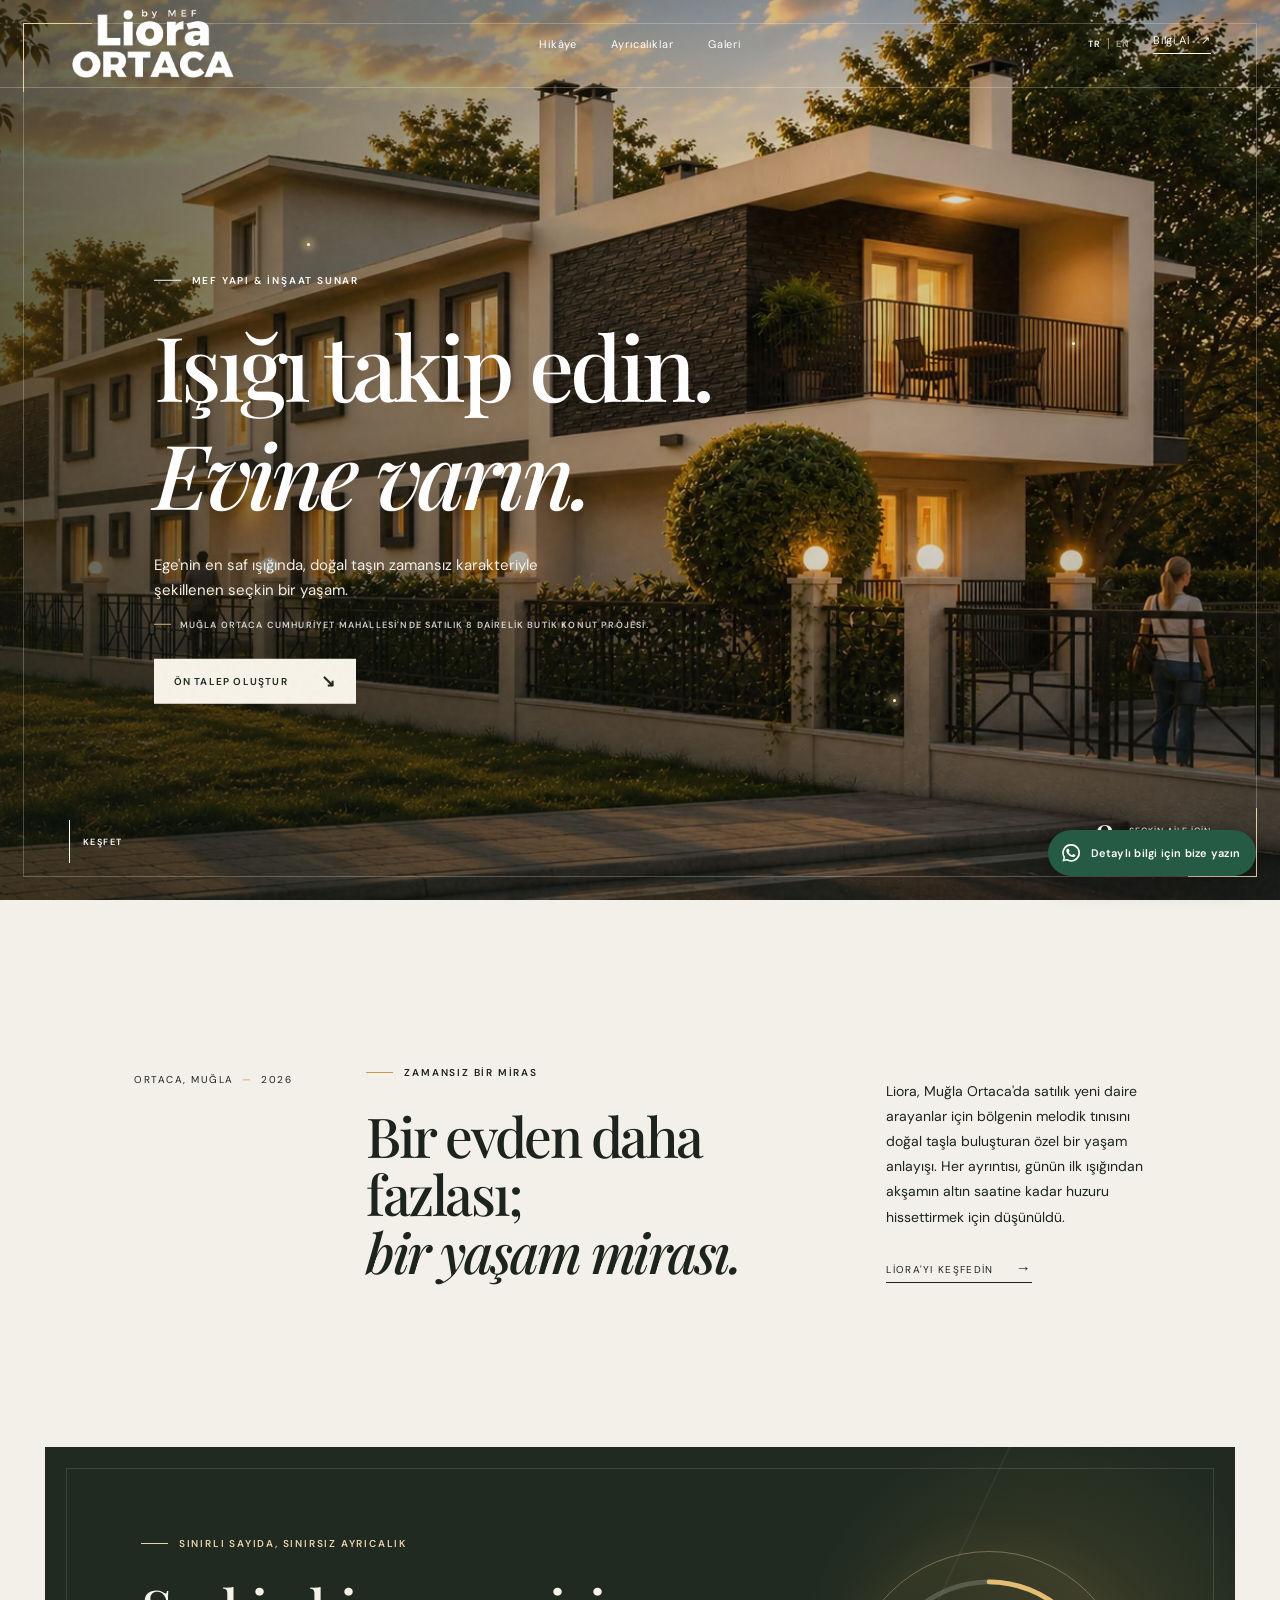
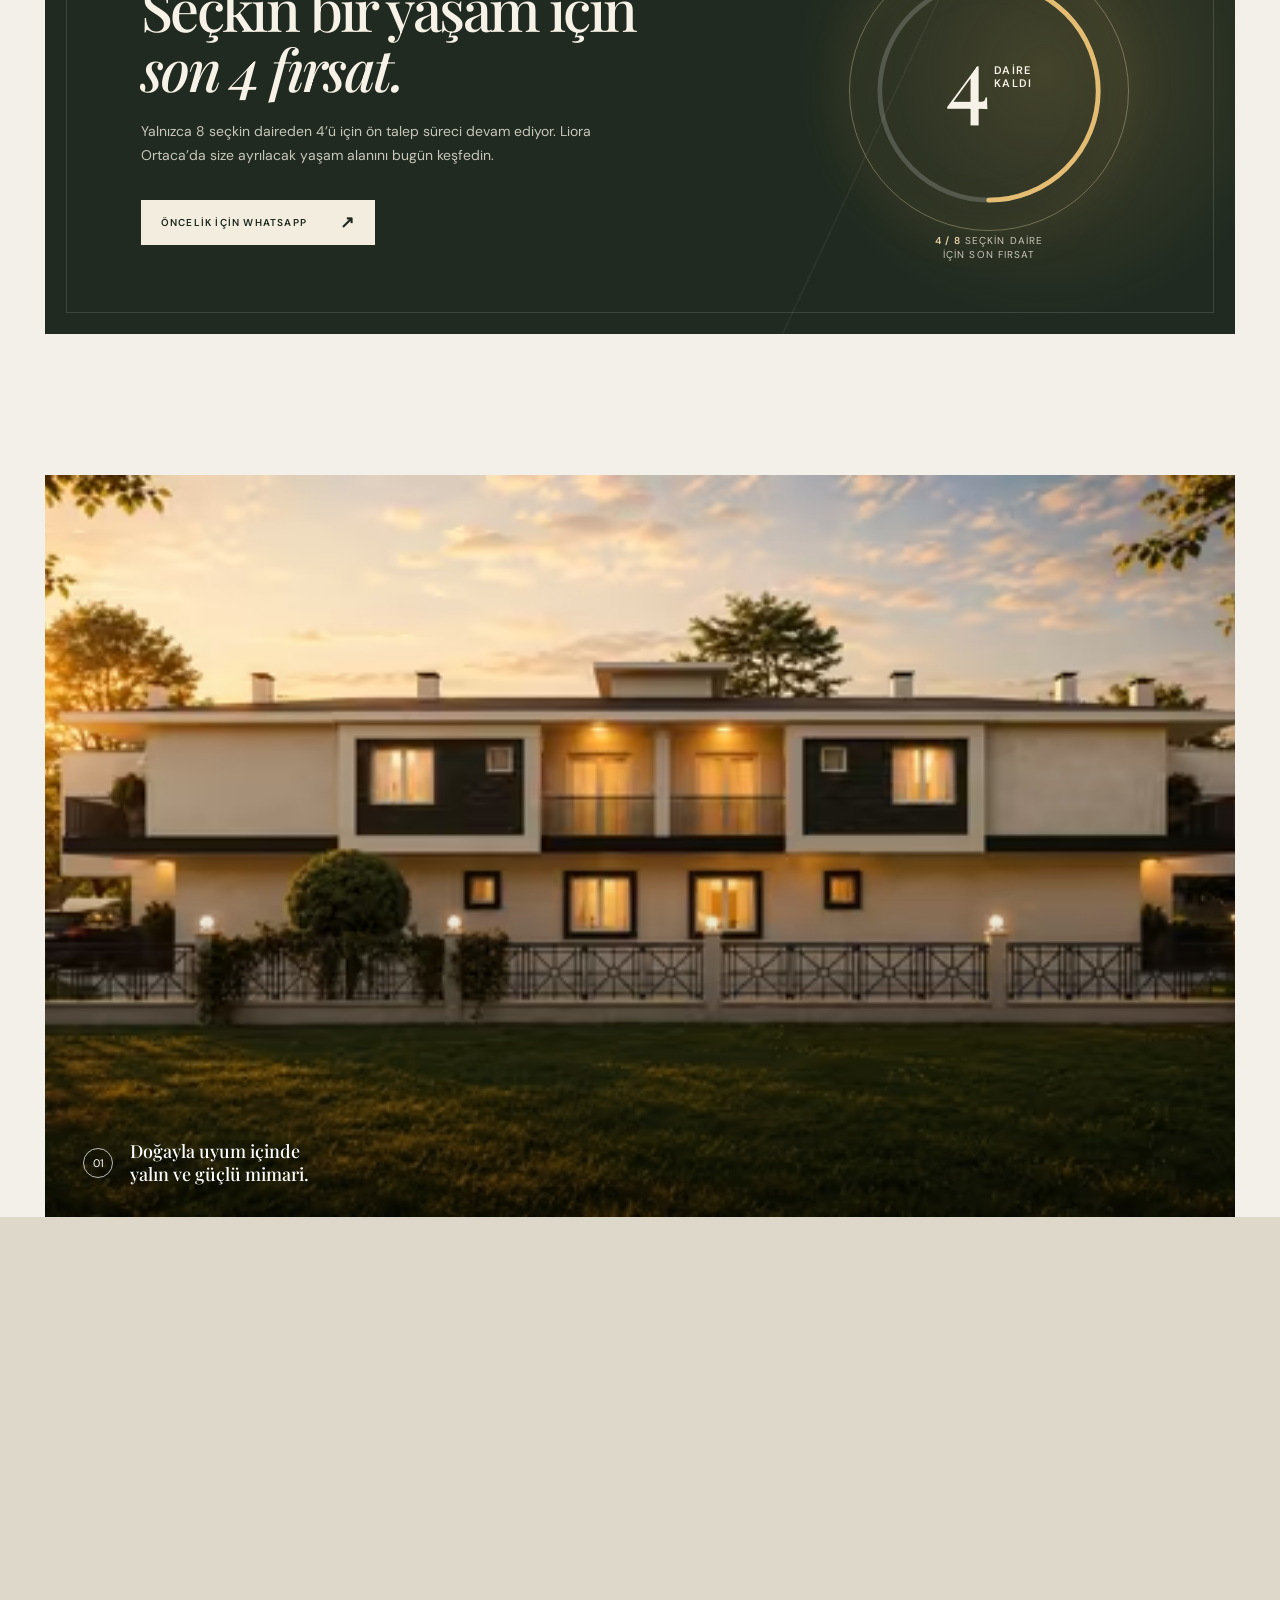
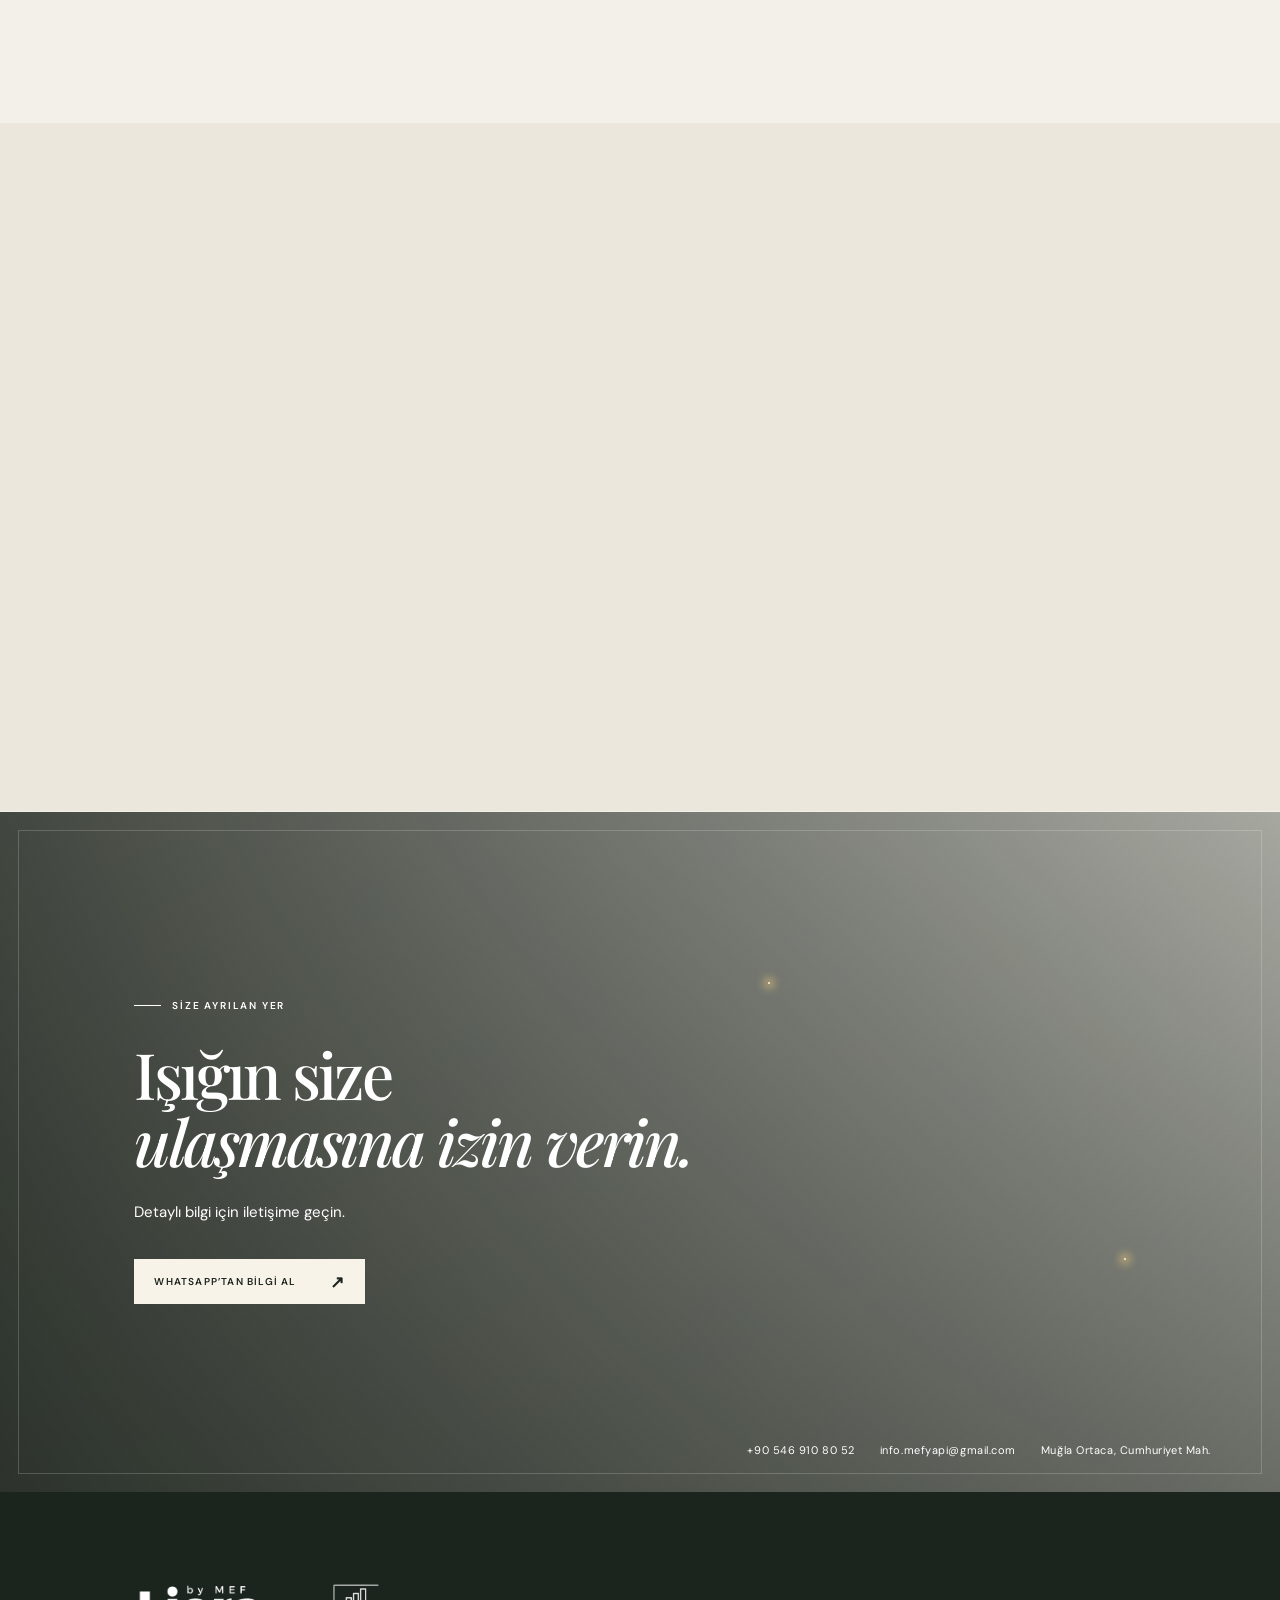
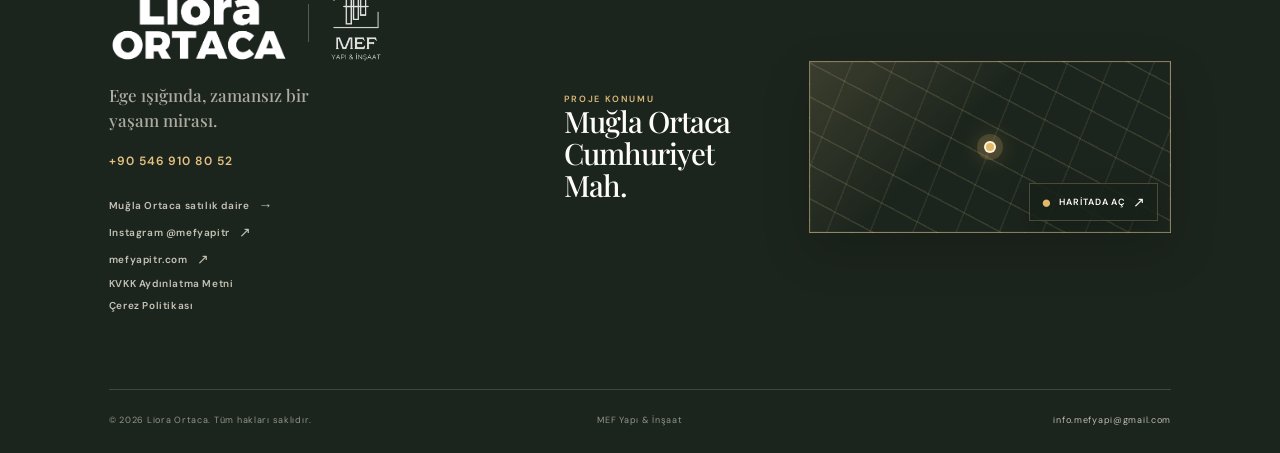
<file: index.html>
<!doctype html>
<html lang="tr">
  <head>
    <meta charset="UTF-8" />
    <meta name="viewport" content="width=device-width, initial-scale=1.0" />
    <meta name="theme-color" content="#1b2118" />
    <meta name="description" id="metaDescription" content="Muğla Ortaca Cumhuriyet Mahallesi'nde MEF Yapı imzası taşıyan 8 dairelik Liora Ortaca'yı keşfedin. Kalan 4 daire için güncel bilgi alın." />
    <meta name="keywords" content="Liora Ortaca, MEF Yapı Liora Ortaca, Muğla Ortaca satılık daire, Ortaca yeni daire, Cumhuriyet Mahallesi satılık daire, Muğla butik konut projesi" />
    <meta name="author" content="MEF Yapı & İnşaat" />
    <meta name="robots" id="robotsMeta" content="index,follow,max-image-preview:large,max-snippet:-1,max-video-preview:-1" />
    <meta name="googlebot" id="googlebotMeta" content="index,follow,max-image-preview:large,max-snippet:-1,max-video-preview:-1" />
    <meta name="format-detection" content="telephone=no" />
    <meta name="geo.region" content="TR-48" />
    <meta name="geo.placename" content="Ortaca, Muğla" />
    <title>Liora Ortaca | Zamansız Bir Miras</title>
    <link rel="canonical" href="https://www.lioraortaca.com/" />
    <link rel="alternate" hreflang="tr" href="https://www.lioraortaca.com/" />
    <link rel="alternate" hreflang="en" href="https://www.lioraortaca.com/en" />
    <link rel="alternate" hreflang="x-default" href="https://www.lioraortaca.com/" />
    <meta property="og:type" content="website" />
    <meta property="og:site_name" content="Liora Ortaca" />
    <meta property="og:locale" id="ogLocale" content="tr_TR" />
    <meta property="og:locale:alternate" id="ogLocaleAlternate" content="en_US" />
    <meta property="og:title" id="ogTitle" content="Liora Ortaca | Zamansız Bir Miras" />
    <meta property="og:description" id="ogDescription" content="Doğal taş mimarisiyle yalnızca 8 seçkin aile için tasarlanan Liora Ortaca'da son 4 daire. Detaylı bilgi için iletişime geçin." />
    <meta property="og:image" id="ogImage" content="https://www.lioraortaca.com/assets/liora-social.jpg" />
    <meta property="og:image:width" content="1200" />
    <meta property="og:image:height" content="630" />
    <meta property="og:image:alt" id="ogImageAlt" content="Gün batımında Liora Ortaca butik konut projesi" />
    <meta property="og:url" content="https://www.lioraortaca.com/" />
    <meta name="twitter:card" content="summary_large_image" />
    <meta name="twitter:title" id="twitterTitle" content="Liora Ortaca | Zamansız Bir Miras" />
    <meta name="twitter:description" id="twitterDescription" content="Muğla Ortaca'da doğal taş mimarili, 8 dairelik seçkin yaşam projesi. Son 4 daire için bilgi alın." />
    <meta name="twitter:image" id="twitterImage" content="https://www.lioraortaca.com/assets/liora-social.jpg" />
    <meta name="twitter:image:alt" id="twitterImageAlt" content="Gün batımında Liora Ortaca butik konut projesi" />
    <link rel="icon" href="/favicon.ico" />
    <link rel="apple-touch-icon" href="/assets/apple-touch-icon.png" sizes="180x180" />
    <link rel="manifest" href="/manifest.webmanifest" />
    <script src="/site-config.js?v=20260804a1"></script>
    <script src="/analytics.js?v=20260804a1" defer></script>
    <link rel="preload" as="image" href="/assets/liora-corner-1200.avif" type="image/avif" fetchpriority="high" imagesrcset="/assets/liora-corner-480.avif 480w, /assets/liora-corner-768.avif 768w, /assets/liora-corner-1200.avif 1200w, /assets/liora-corner-1672.avif 1672w" imagesizes="100vw" />
    <link rel="stylesheet" href="/app.css?v=20260729a5" />
  </head>
  <body>
    <div class="grain" aria-hidden="true"></div>
    <header class="header" id="top">
      <a class="brand" href="#top" aria-label="Liora Ortaca ana sayfa" data-i18n-aria-label="brandAria">
        <span class="logo-lockup"><img src="/assets/liora-wordmark.png" width="871" height="394" alt="Liora Ortaca" /></span>
      </a>
      <nav class="desktop-nav" aria-label="Ana menü" data-i18n-aria-label="navAria">
        <a href="#hikaye" data-i18n="navStory">Hikâye</a>
        <a href="#ayricaliklar" data-i18n="navPrivileges">Ayrıcalıklar</a>
        <a href="#galeri" data-i18n="navGallery">Galeri</a>
      </nav>
      <div class="header-actions"><div class="language-switch" role="group" aria-label="Dil seçimi" data-i18n-aria-label="languageAria"><button class="language-button" type="button" data-language="tr" aria-pressed="true">TR</button><span></span><button class="language-button" type="button" data-language="en" aria-pressed="false">EN</button></div><a class="header-cta" href="#iletisim" data-conversion="header-info" data-i18n-html="headerCta">Bilgi Al <span>↗</span></a></div>
      <button class="menu-button" type="button" aria-label="Menüyü aç" aria-expanded="false"><i></i><i></i></button>
    </header>

    <nav class="mobile-nav" aria-label="Mobil menü" data-i18n-aria-label="mobileNavAria">
      <a href="#hikaye" data-i18n="navStory">Hikâye</a><a href="#ayricaliklar" data-i18n="navPrivileges">Ayrıcalıklar</a><a href="#galeri" data-i18n="navGallery">Galeri</a><a href="#iletisim" data-conversion="mobile-info" data-i18n="navInfo">Bilgi Al</a>
    </nav>

    <main>
      <section class="hero">
        <picture class="hero-image">
          <source type="image/avif" srcset="/assets/liora-corner-480.avif 480w, /assets/liora-corner-768.avif 768w, /assets/liora-corner-1200.avif 1200w, /assets/liora-corner-1672.avif 1672w" sizes="100vw" />
          <img src="/assets/liora-corner-1200.webp" srcset="/assets/liora-corner-480.webp 480w, /assets/liora-corner-768.webp 768w, /assets/liora-corner-1200.webp 1200w, /assets/liora-corner-1672.webp 1672w" sizes="100vw" width="1672" height="941" loading="eager" fetchpriority="high" alt="Muğla Ortaca'da gün batımında Liora Ortaca butik konut projesi" data-i18n-alt="heroImageAlt" />
        </picture>
        <div class="hero-shade"></div>
        <div class="hero-atmosphere" aria-hidden="true"><span class="hero-frame"></span><i class="glint glint-one"></i><i class="glint glint-two"></i><i class="glint glint-three"></i></div>
        <div class="hero-content">
          <p class="eyebrow light"><span></span> <b data-i18n="heroKicker">MEF YAPI &amp; İNŞAAT SUNAR</b></p>
          <h1 data-i18n-html="heroTitle"><span class="heading-line">Işığı takip edin.</span><span class="heading-line"><em>Evine varın.</em></span></h1>
          <p class="hero-copy" data-i18n="heroCopy">Ege'nin en saf ışığında, doğal taşın zamansız karakteriyle şekillenen seçkin bir yaşam.</p>
          <a class="hero-project-context" href="/mugla-ortaca-satilik-daire" hreflang="tr" data-sales-link data-i18n="heroSeoLine">Muğla Ortaca Cumhuriyet Mahallesi'nde satılık 8 dairelik butik konut projesi.</a>
          <a class="button button-light" href="#iletisim" data-conversion="hero-info" data-i18n-html="heroCta">Ön Talep Oluştur <span>↘</span></a>
        </div>
        <a class="scroll-note" href="#hikaye"><span></span><b data-i18n="explore">Keşfet</b></a>
        <div class="hero-number"><strong>08</strong><span data-i18n-html="heroNumber">Seçkin aile için<br />özel tasarım</span></div>
      </section>

      <section class="intro section" id="hikaye">
        <div class="intro-kicker reveal">ORTACA, MUĞLA <span>—</span> 2026</div>
        <div class="intro-main reveal">
          <p class="eyebrow"><span></span> <b data-i18n="introKicker">ZAMANSIZ BİR MİRAS</b></p>
          <h2 data-i18n-html="introTitle">Bir evden daha fazlası;<br /><em>bir yaşam mirası.</em></h2>
        </div>
        <div class="intro-copy reveal">
          <p data-i18n="introCopy">Liora, Muğla Ortaca'da satılık yeni daire arayanlar için bölgenin melodik tınısını doğal taşla buluşturan özel bir yaşam anlayışı. Her ayrıntısı, günün ilk ışığından akşamın altın saatine kadar huzuru hissettirmek için düşünüldü.</p>
          <a class="text-link" href="#ayricaliklar" data-i18n-html="introLink">Liora'yı keşfedin <span>→</span></a>
        </div>
      </section>

      <section class="availability" aria-labelledby="availability-title">
        <div class="availability-copy reveal">
          <p class="eyebrow"><span></span> <b data-i18n="availabilityKicker">SINIRLI SAYIDA, SINIRSIZ AYRICALIK</b></p>
          <h2 id="availability-title" data-i18n-html="availabilityTitle">Seçkin bir yaşam için<br /><em>son 4 fırsat.</em></h2>
          <p data-i18n="availabilityCopy">Yalnızca 8 seçkin daireden 4’ü için ön talep süreci devam ediyor. Liora Ortaca’da size ayrılacak yaşam alanını bugün keşfedin.</p>
          <a class="button button-ink" href="https://wa.me/905469108052?text=Merhaba%2C%20Liora%20Ortaca%27daki%20son%204%20daire%20i%C3%A7in%20bilgi%20almak%20istiyorum." target="_blank" rel="noopener" data-conversion="whatsapp-availability" data-i18n-html="availabilityCta">Öncelik İçin WhatsApp <span>↗</span></a>
        </div>
        <div class="availability-counter reveal" aria-label="Sekiz daireden dört daire kaldı" data-i18n-aria-label="counterAria">
          <div class="counter-halo"></div>
          <svg class="counter-ring" viewBox="0 0 120 120" aria-hidden="true"><circle class="counter-track" cx="60" cy="60" r="52"/><circle class="counter-progress" cx="60" cy="60" r="52"/></svg>
          <div class="counter-value"><strong data-count="4">0</strong><span data-i18n-html="counterLabel">daire<br />kaldı</span></div>
          <p data-i18n-html="counterCaption"><b>4 / 8</b> seçkin daire<br />için son fırsat</p>
        </div>
      </section>

      <section class="feature-image section-wide reveal">
        <picture>
          <source type="image/avif" srcset="/assets/liora-facade-480.avif 480w, /assets/liora-facade-768.avif 768w, /assets/liora-facade-1200.avif 1200w, /assets/liora-facade-1672.avif 1672w" sizes="(max-width: 760px) calc(100vw - 24px), 94vw" />
          <img src="/assets/liora-facade-1200.webp" srcset="/assets/liora-facade-480.webp 480w, /assets/liora-facade-768.webp 768w, /assets/liora-facade-1200.webp 1200w, /assets/liora-facade-1672.webp 1672w" sizes="(max-width: 760px) calc(100vw - 24px), 94vw" width="1672" height="941" alt="Liora Ortaca'nın doğal taş detaylı mimarisi" data-i18n-alt="featureImageAlt" loading="lazy" decoding="async" />
        </picture>
        <div class="feature-caption"><span>01</span><p data-i18n-html="featureCaption">Doğayla uyum içinde<br />yalın ve güçlü mimari.</p></div>
      </section>

      <section class="privileges section" id="ayricaliklar">
        <div class="privileges-title reveal">
          <p class="eyebrow"><span></span> <b data-i18n="privilegesKicker">YAŞAMIN ÖZÜ</b></p>
          <h2 data-i18n-html="privilegesTitle">Sade. Kalıcı.<br /><em>Size ait.</em></h2>
        </div>
        <div class="privilege-list">
          <article class="privilege reveal"><span class="count">01</span><div><h3 data-i18n="privilegeOneTitle">Doğal taş mimarisi</h3><p data-i18n="privilegeOneCopy">Doğanın yalın güzelliğini her gün yeniden hissettiren, zamana meydan okuyan malzemeler.</p></div><span class="arrow">↗</span></article>
          <article class="privilege reveal"><span class="count">02</span><div><h3 data-i18n="privilegeTwoTitle">Yalnızca 8 aile</h3><p data-i18n="privilegeTwoCopy">Mahremiyetin, dinginliğin ve seçkin komşuluğun özenle korunduğu butik bir yaşam alanı.</p></div><span class="arrow">↗</span></article>
          <article class="privilege reveal"><span class="count">03</span><div><h3 data-i18n="privilegeThreeTitle">Işıkla tasarlanan anlar</h3><p data-i18n="privilegeThreeCopy">Sıcak aydınlatma detayları ve Ege ışığını içeri alan ferah yaşam alanları.</p></div><span class="arrow">↗</span></article>
        </div>
      </section>

      <section class="gallery section" id="galeri">
        <div class="gallery-header reveal"><p class="eyebrow"><span></span> <b data-i18n="galleryKicker">GÖRSEL YOLCULUK</b></p><p data-i18n-html="galleryTitle">Her açıdan bir başka<br />huzur hikâyesi.</p></div>
        <div class="gallery-grid">
          <figure class="gallery-item large reveal"><picture><source type="image/avif" srcset="/assets/liora-aerial-480.avif 480w, /assets/liora-aerial-768.avif 768w, /assets/liora-aerial-1200.avif 1200w, /assets/liora-aerial-1448.avif 1448w" sizes="(max-width: 760px) 50vw, 56vw" /><img src="/assets/liora-aerial-768.webp" srcset="/assets/liora-aerial-480.webp 480w, /assets/liora-aerial-768.webp 768w, /assets/liora-aerial-1200.webp 1200w, /assets/liora-aerial-1448.webp 1448w" sizes="(max-width: 760px) 50vw, 56vw" width="1448" height="1086" alt="Liora Ortaca kuş bakışı görünüm" data-i18n-alt="galleryOneAlt" loading="lazy" decoding="async" /></picture><figcaption data-i18n="galleryOne">Gün batımında Liora</figcaption></figure>
          <figure class="gallery-item reveal"><picture><source type="image/avif" srcset="/assets/liora-facade-480.avif 480w, /assets/liora-facade-768.avif 768w, /assets/liora-facade-1200.avif 1200w, /assets/liora-facade-1672.avif 1672w" sizes="(max-width: 760px) 50vw, 40vw" /><img src="/assets/liora-facade-768.webp" srcset="/assets/liora-facade-480.webp 480w, /assets/liora-facade-768.webp 768w, /assets/liora-facade-1200.webp 1200w, /assets/liora-facade-1672.webp 1672w" sizes="(max-width: 760px) 50vw, 40vw" width="1672" height="941" alt="Liora Ortaca ön cephe" data-i18n-alt="galleryTwoAlt" loading="lazy" decoding="async" /></picture><figcaption data-i18n="galleryTwo">İncelikle işlenen cephe</figcaption></figure>
          <figure class="gallery-item reveal"><picture><source type="image/avif" srcset="/assets/liora-masterplan-480.avif 480w, /assets/liora-masterplan-768.avif 768w, /assets/liora-masterplan-1200.avif 1200w, /assets/liora-masterplan-1672.avif 1672w" sizes="(max-width: 760px) 50vw, 40vw" /><img src="/assets/liora-masterplan-768.webp" srcset="/assets/liora-masterplan-480.webp 480w, /assets/liora-masterplan-768.webp 768w, /assets/liora-masterplan-1200.webp 1200w, /assets/liora-masterplan-1672.webp 1672w" sizes="(max-width: 760px) 50vw, 40vw" width="1672" height="941" alt="Liora Ortaca çevresiyle birlikte havadan görünüm" data-i18n-alt="galleryThreeAlt" loading="lazy" decoding="async" /></picture><figcaption data-i18n="galleryThree">Doğayla yan yana</figcaption></figure>
        </div>
      </section>

      <section class="faq section" id="sorular" aria-labelledby="faq-title">
        <div class="faq-heading reveal">
          <p class="eyebrow"><span></span> <b data-i18n="faqKicker">MERAK EDİLENLER</b></p>
          <h2 id="faq-title" data-i18n-html="faqTitle">Liora Ortaca hakkında<br /><em>kısa ve net cevaplar.</em></h2>
          <p data-i18n="faqIntro">Yeni yaşamınıza karar verirken ihtiyaç duyacağınız temel proje bilgileri.</p>
        </div>
        <div class="faq-list reveal">
          <details>
            <summary><span data-i18n="faqOneQuestion">Liora Ortaca nerede?</span><i aria-hidden="true"></i></summary>
            <p data-i18n="faqOneAnswer">Proje, Muğla'nın Ortaca ilçesinde, Cumhuriyet Mahallesi'nde konumlanmaktadır.</p>
          </details>
          <details>
            <summary><span data-i18n="faqTwoQuestion">Projede kaç daire bulunuyor?</span><i aria-hidden="true"></i></summary>
            <p data-i18n="faqTwoAnswer">Liora Ortaca yalnızca 8 seçkin aile için tasarlandı. Ön talep süreci şu anda son 4 daire için devam ediyor.</p>
          </details>
          <details>
            <summary><span data-i18n="faqThreeQuestion">Kat planı ve mimari kataloğa nasıl ulaşabilirim?</span><i aria-hidden="true"></i></summary>
            <p data-i18n="faqThreeAnswer">Detaylı mimari katalog, kat planları ve güncel ön talep bilgileri kurumsal iletişim kanallarımız üzerinden paylaşılmaktadır.</p>
          </details>
          <details>
            <summary><span data-i18n="faqFourQuestion">Liora Ortaca daire fiyatları ve ön talep bilgisi nasıl alınır?</span><i aria-hidden="true"></i></summary>
            <p><span data-i18n="faqFourAnswer">Güncel fiyat, müsait daire, kat planı ve ön talep bilgilerini WhatsApp, telefon veya e-posta üzerinden doğrudan ekibimizden alabilirsiniz.</span> <a href="#iletisim" data-conversion="faq-contact" data-i18n="faqLink">İletişime geçin →</a></p>
          </details>
        </div>
      </section>

      <section class="contact" id="iletisim">
        <picture class="contact-image">
          <source type="image/avif" srcset="/assets/liora-masterplan-480.avif 480w, /assets/liora-masterplan-768.avif 768w, /assets/liora-masterplan-1200.avif 1200w, /assets/liora-masterplan-1672.avif 1672w" sizes="100vw" />
          <img src="/assets/liora-masterplan-1200.webp" srcset="/assets/liora-masterplan-480.webp 480w, /assets/liora-masterplan-768.webp 768w, /assets/liora-masterplan-1200.webp 1200w, /assets/liora-masterplan-1672.webp 1672w" sizes="100vw" width="1672" height="941" loading="lazy" decoding="async" fetchpriority="low" alt="Liora Ortaca'nın doğayla çevrili havadan görünümü" data-i18n-alt="contactImageAlt" />
        </picture><div class="contact-overlay"></div><div class="contact-atmosphere" aria-hidden="true"><span></span><i></i><i></i></div>
        <div class="contact-content reveal">
          <p class="eyebrow light"><span></span> <b data-i18n="contactKicker">SİZE AYRILAN YER</b></p>
          <h2 data-i18n-html="contactTitle">Işığın size<br /><em>ulaşmasına izin verin.</em></h2>
          <p data-i18n="contactCopy">Detaylı bilgi için iletişime geçin.</p>
          <a class="button button-light" href="https://wa.me/905469108052?text=Merhaba%2C%20Liora%20Ortaca%20projesi%20hakk%C4%B1nda%20detayl%C4%B1%20bilgi%20almak%20istiyorum." target="_blank" rel="noopener" data-conversion="whatsapp-contact" data-i18n-html="contactCta">WhatsApp’tan Bilgi Al <span>↗</span></a>
        </div>
        <div class="contact-info"><a href="tel:+905469108052">+90 546 910 80 52</a><a href="mailto:info.mefyapi@gmail.com">info.mefyapi@gmail.com</a><span data-i18n="location">Muğla Ortaca, Cumhuriyet Mah.</span></div>
      </section>
    </main>

    <footer class="footer">
      <div class="footer-main">
        <div class="footer-brand-block"><div class="footer-brand-signatures"><a class="brand footer-brand" href="#top" aria-label="Liora Ortaca ana sayfa" data-i18n-aria-label="brandAria"><span class="logo-lockup"><img src="/assets/liora-wordmark.png" width="871" height="394" alt="Liora Ortaca" /></span></a><span class="brand-divider" aria-hidden="true"></span><a class="mef-brand" href="https://mefyapitr.com" target="_blank" rel="noopener noreferrer" aria-label="MEF Yapı & İnşaat web sitesi" data-i18n-aria-label="mefAria"><img src="/assets/mef-yapi-logo.png" width="198" height="293" alt="MEF Yapı & İnşaat" /></a></div><p data-i18n="footerTagline">Ege ışığında, zamansız bir yaşam mirası.</p><a class="footer-phone" href="tel:+905469108052">+90 546 910 80 52</a><div class="footer-links"><a href="/mugla-ortaca-satilik-daire" hreflang="tr" data-sales-link data-i18n-html="salesGuideLink">Muğla Ortaca satılık daire <span>→</span></a><a href="https://www.instagram.com/mefyapitr/" target="_blank" rel="noopener noreferrer" data-i18n-html="instagram">Instagram @mefyapitr <span>↗</span></a><a href="https://mefyapitr.com" target="_blank" rel="noopener noreferrer">mefyapitr.com <span>↗</span></a><a href="/privacy" data-privacy-link data-i18n="privacyLink">KVKK Aydınlatma Metni</a><a href="/cookies" data-cookie-link data-i18n="cookiePolicyLink">Çerez Politikası</a></div></div>
        <div class="footer-location"><div><p class="footer-label" data-i18n="locationKicker">PROJE KONUMU</p><h2 data-i18n-html="locationTitle">Muğla Ortaca<br />Cumhuriyet Mah.</h2></div><div class="map-shell map-loaded"><iframe title="Liora Ortaca proje konumu" data-i18n-title="mapTitle" src="https://www.google.com/maps?q=36.848878%2C28.757576&amp;z=13&amp;output=embed" loading="lazy" referrerpolicy="no-referrer"></iframe><a class="map-link" href="https://www.google.com/maps/search/?api=1&amp;query=36.848878%2C28.757576" target="_blank" rel="noopener noreferrer" data-i18n-html="mapLink"><span class="map-pin">●</span> Haritada aç <b>↗</b></a></div></div>
      </div>
      <div class="footer-meta"><p data-i18n="copyright">© 2026 Liora Ortaca. Tüm hakları saklıdır.</p><p>MEF Yapı &amp; İnşaat</p><a href="mailto:info.mefyapi@gmail.com">info.mefyapi@gmail.com</a></div>
    </footer>

    <!-- WhatsApp telefon numarasını script.js içindeki whatsappNumber değeriyle güncelleyin. -->
    <div class="whatsapp-widget" id="whatsappWidget">
      <a class="whatsapp" id="whatsappLink" href="#" target="_blank" rel="noopener" aria-label="WhatsApp ile bilgi alın" data-conversion="whatsapp-floating">
        <span class="whatsapp-icon-wrap">
          <svg viewBox="0 0 32 32" aria-hidden="true"><path d="M16 3a12.7 12.7 0 0 0-10.9 19.2L3.5 28.5l6.5-1.6A12.8 12.8 0 1 0 16 3Zm0 23.4c-1.9 0-3.7-.5-5.3-1.5l-.4-.2-3.8.9 1-3.6-.3-.4a10.5 10.5 0 1 1 8.8 4.8Zm5.7-7.8c-.3-.2-1.9-.9-2.2-1s-.5-.2-.7.2-.8 1-.9 1.1-.3.2-.6.1a8.7 8.7 0 0 1-2.6-1.6 9.8 9.8 0 0 1-1.8-2.3c-.2-.3 0-.5.1-.6l.5-.6c.1-.2.2-.4.3-.6 0-.2 0-.4-.1-.6l-1-2.3c-.3-.7-.6-.6-.8-.6h-.7c-.2 0-.6.1-.9.4s-1.2 1.1-1.2 2.7 1.2 3.1 1.3 3.3c.2.2 2.3 3.5 5.5 4.9.8.3 1.4.5 1.9.6.8.2 1.5.2 2.1.1.6-.1 1.9-.8 2.2-1.5.3-.8.3-1.4.2-1.5s-.3-.2-.6-.4Z" fill="currentColor"/></svg>
          <span class="whatsapp-badge" aria-hidden="true">1</span>
        </span>
        <span class="whatsapp-copy">
          <small class="whatsapp-eyebrow" data-i18n="whatsappEyebrow">SON 4 DAİRE</small>
          <strong class="whatsapp-message" data-i18n="whatsappFloating">Detaylı bilgi için bize yazın</strong>
        </span>
        <span class="whatsapp-arrow" aria-hidden="true">↗</span>
      </a>
      <button class="whatsapp-dismiss" id="whatsappDismiss" type="button" aria-label="Bildirimi küçült">×</button>
    </div>

    <script src="/seo.js?v=20260804a1"></script>
    <script src="/script.js?v=20260729a4"></script>
  </body>
</html>
</file>
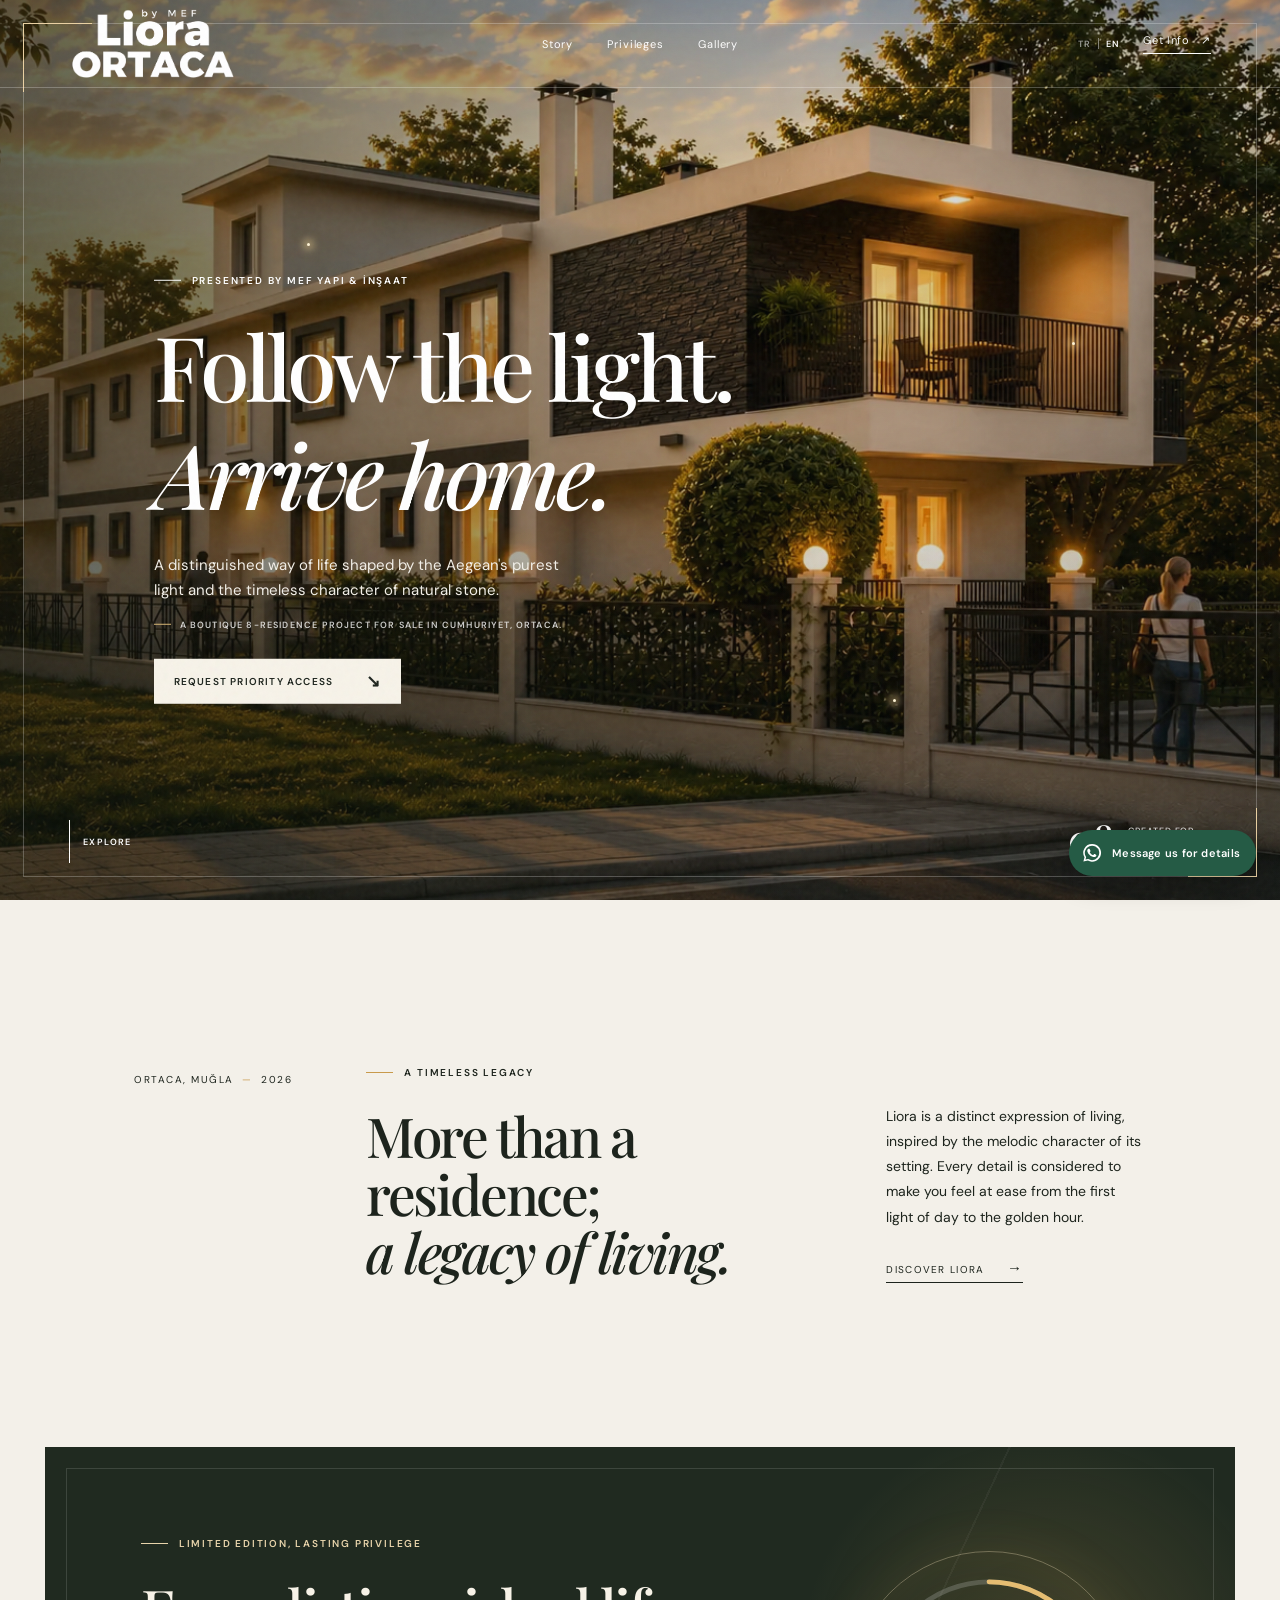
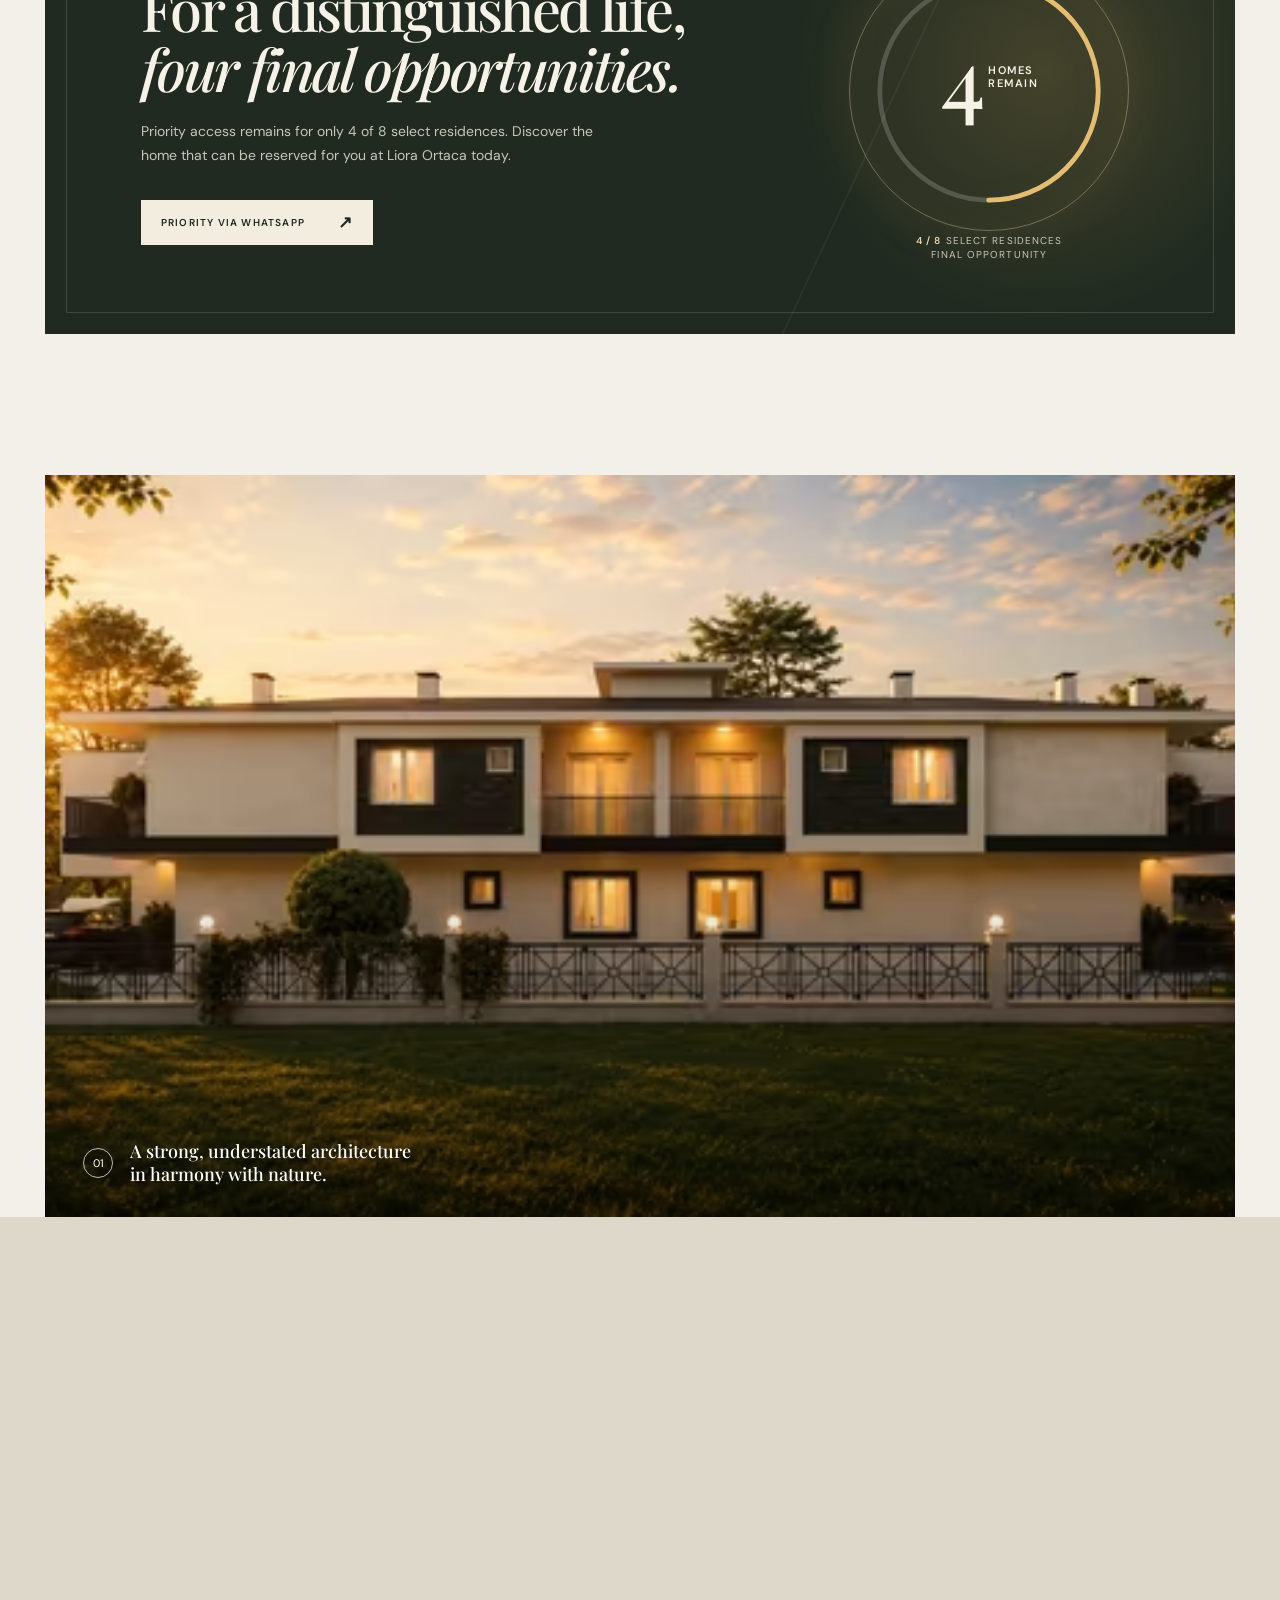
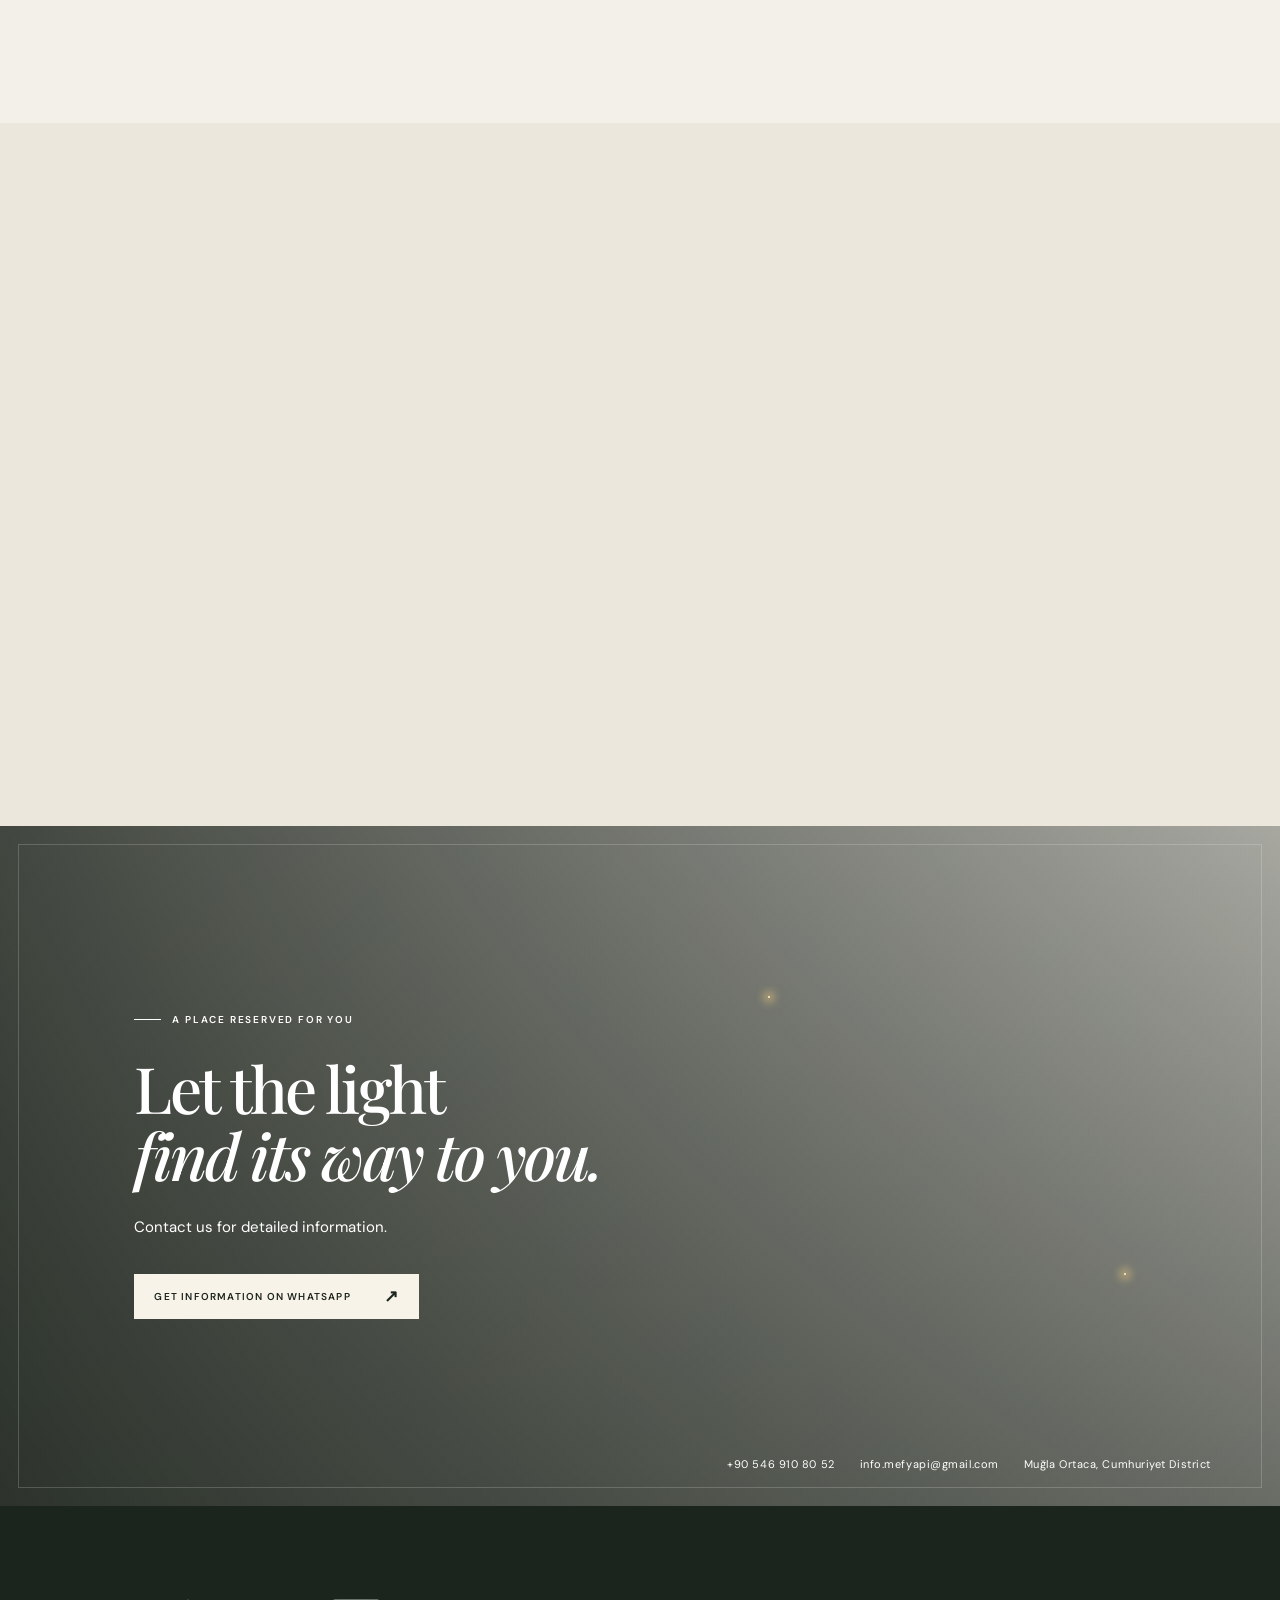
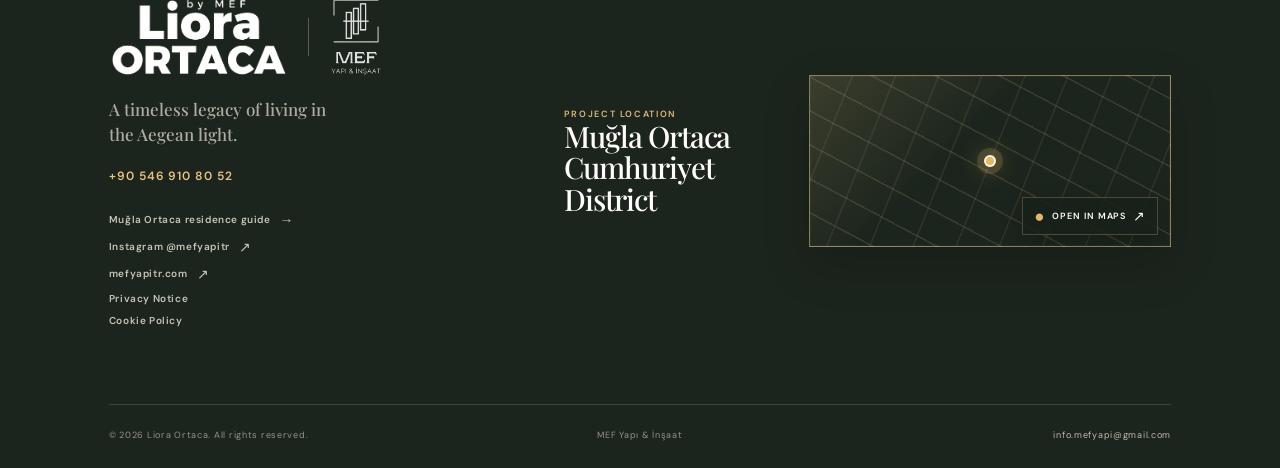
<file: en/index.html>
<!doctype html>
<!-- Auto-generated by scripts/generate-en.mjs. Edit index.html and script.js, then regenerate. -->
<html lang="en">
  <head>
    <meta charset="UTF-8" />
    <meta name="viewport" content="width=device-width, initial-scale=1.0" />
    <meta name="theme-color" content="#1b2118" />
    <meta name="description" id="metaDescription" content="Liora Ortaca by MEF Yapı is a boutique residential project with natural-stone architecture in Cumhuriyet, Muğla. Contact us for the final 4 of 8 residences." />
    <meta name="keywords" content="Liora Ortaca, MEF Yapı Liora Ortaca, Ortaca residences for sale, Muğla property, Cumhuriyet District, boutique residences" />
    <meta name="author" content="MEF Yapı & İnşaat" />
    <meta name="robots" id="robotsMeta" content="index,follow,max-image-preview:large,max-snippet:-1,max-video-preview:-1" />
    <meta name="googlebot" id="googlebotMeta" content="index,follow,max-image-preview:large,max-snippet:-1,max-video-preview:-1" />
    <meta name="format-detection" content="telephone=no" />
    <meta name="geo.region" content="TR-48" />
    <meta name="geo.placename" content="Ortaca, Muğla" />
    <title>Liora Ortaca | Boutique Residences in Muğla, Ortaca</title>
    <link rel="canonical" href="https://www.lioraortaca.com/en" />
    <link rel="alternate" hreflang="tr" href="https://www.lioraortaca.com/" />
    <link rel="alternate" hreflang="en" href="https://www.lioraortaca.com/en" />
    <link rel="alternate" hreflang="x-default" href="https://www.lioraortaca.com/" />
    <meta property="og:type" content="website" />
    <meta property="og:site_name" content="Liora Ortaca" />
    <meta property="og:locale" id="ogLocale" content="en_US" />
    <meta property="og:locale:alternate" id="ogLocaleAlternate" content="tr_TR" />
    <meta property="og:title" id="ogTitle" content="Liora Ortaca | Boutique Residences in Muğla, Ortaca" />
    <meta property="og:description" id="ogDescription" content="A boutique natural-stone residential project for eight select families in Ortaca, Muğla. Contact us about the final four residences." />
    <meta property="og:image" id="ogImage" content="https://www.lioraortaca.com/assets/liora-social.jpg" />
    <meta property="og:image:width" content="1200" />
    <meta property="og:image:height" content="630" />
    <meta property="og:image:alt" id="ogImageAlt" content="Liora Ortaca boutique residences at sunset" />
    <meta property="og:url" content="https://www.lioraortaca.com/en" />
    <meta name="twitter:card" content="summary_large_image" />
    <meta name="twitter:title" id="twitterTitle" content="Liora Ortaca | Boutique Residences in Muğla, Ortaca" />
    <meta name="twitter:description" id="twitterDescription" content="Boutique natural-stone residences in Ortaca, Muğla. Contact us about the final four of eight homes." />
    <meta name="twitter:image" id="twitterImage" content="https://www.lioraortaca.com/assets/liora-social.jpg" />
    <meta name="twitter:image:alt" id="twitterImageAlt" content="Liora Ortaca boutique residences at sunset" />
    <link rel="icon" href="/favicon.ico" />
    <link rel="apple-touch-icon" href="/assets/apple-touch-icon.png" sizes="180x180" />
    <link rel="manifest" href="/manifest.webmanifest" />
    <script src="/site-config.js?v=20260804a1"></script>
    <script src="/analytics.js?v=20260804a1" defer></script>
    <link rel="preload" as="image" href="/assets/liora-corner-1200.avif" type="image/avif" fetchpriority="high" imagesrcset="/assets/liora-corner-480.avif 480w, /assets/liora-corner-768.avif 768w, /assets/liora-corner-1200.avif 1200w, /assets/liora-corner-1672.avif 1672w" imagesizes="100vw" />
    <link rel="stylesheet" href="/app.css?v=20260729a5" />
  </head>
  <body>
    <div class="grain" aria-hidden="true"></div>
    <header class="header" id="top">
      <a class="brand" href="#top" aria-label="Liora Ortaca home" data-i18n-aria-label="brandAria">
        <span class="logo-lockup"><img src="/assets/liora-wordmark.png" width="871" height="394" alt="Liora Ortaca" /></span>
      </a>
      <nav class="desktop-nav" aria-label="Main navigation" data-i18n-aria-label="navAria">
        <a href="#hikaye" data-i18n="navStory">Story</a>
        <a href="#ayricaliklar" data-i18n="navPrivileges">Privileges</a>
        <a href="#galeri" data-i18n="navGallery">Gallery</a>
      </nav>
      <div class="header-actions"><div class="language-switch" role="group" aria-label="Language selection" data-i18n-aria-label="languageAria"><button class="language-button" type="button" data-language="tr" aria-pressed="false">TR</button><span></span><button class="language-button" type="button" data-language="en" aria-pressed="true">EN</button></div><a class="header-cta" href="#iletisim" data-conversion="header-info" data-i18n-html="headerCta">Get Info <span>↗</span></a></div>
      <button class="menu-button" type="button" aria-label="Open menu" aria-expanded="false"><i></i><i></i></button>
    </header>

    <nav class="mobile-nav" aria-label="Mobile navigation" data-i18n-aria-label="mobileNavAria">
      <a href="#hikaye" data-i18n="navStory">Story</a><a href="#ayricaliklar" data-i18n="navPrivileges">Privileges</a><a href="#galeri" data-i18n="navGallery">Gallery</a><a href="#iletisim" data-conversion="mobile-info" data-i18n="navInfo">Get Info</a>
    </nav>

    <main>
      <section class="hero">
        <picture class="hero-image">
          <source type="image/avif" srcset="/assets/liora-corner-480.avif 480w, /assets/liora-corner-768.avif 768w, /assets/liora-corner-1200.avif 1200w, /assets/liora-corner-1672.avif 1672w" sizes="100vw" />
          <img src="/assets/liora-corner-1200.webp" srcset="/assets/liora-corner-480.webp 480w, /assets/liora-corner-768.webp 768w, /assets/liora-corner-1200.webp 1200w, /assets/liora-corner-1672.webp 1672w" sizes="100vw" width="1672" height="941" loading="eager" fetchpriority="high" alt="Liora Ortaca boutique residences at sunset in Muğla, Ortaca" data-i18n-alt="heroImageAlt" />
        </picture>
        <div class="hero-shade"></div>
        <div class="hero-atmosphere" aria-hidden="true"><span class="hero-frame"></span><i class="glint glint-one"></i><i class="glint glint-two"></i><i class="glint glint-three"></i></div>
        <div class="hero-content">
          <p class="eyebrow light"><span></span> <b data-i18n="heroKicker">PRESENTED BY MEF YAPI &amp; İNŞAAT</b></p>
          <h1 data-i18n-html="heroTitle"><span class="heading-line">Follow the light.</span><span class="heading-line"><em>Arrive home.</em></span></h1>
          <p class="hero-copy" data-i18n="heroCopy">A distinguished way of life shaped by the Aegean's purest light and the timeless character of natural stone.</p>
          <a class="hero-project-context" href="/mugla-ortaca-satilik-daire" hreflang="tr" data-sales-link data-i18n="heroSeoLine">A boutique 8-residence project for sale in Cumhuriyet, Ortaca.</a>
          <a class="button button-light" href="#iletisim" data-conversion="hero-info" data-i18n-html="heroCta">Request Priority Access <span>↘</span></a>
        </div>
        <a class="scroll-note" href="#hikaye"><span></span><b data-i18n="explore">Explore</b></a>
        <div class="hero-number"><strong>08</strong><span data-i18n-html="heroNumber">Created for<br />select families</span></div>
      </section>

      <section class="intro section" id="hikaye">
        <div class="intro-kicker reveal">ORTACA, MUĞLA <span>—</span> 2026</div>
        <div class="intro-main reveal">
          <p class="eyebrow"><span></span> <b data-i18n="introKicker">A TIMELESS LEGACY</b></p>
          <h2 data-i18n-html="introTitle">More than a residence;<br /><em>a legacy of living.</em></h2>
        </div>
        <div class="intro-copy reveal">
          <p data-i18n="introCopy">Liora is a distinct expression of living, inspired by the melodic character of its setting. Every detail is considered to make you feel at ease from the first light of day to the golden hour.</p>
          <a class="text-link" href="#ayricaliklar" data-i18n-html="introLink">Discover Liora <span>→</span></a>
        </div>
      </section>

      <section class="availability" aria-labelledby="availability-title">
        <div class="availability-copy reveal">
          <p class="eyebrow"><span></span> <b data-i18n="availabilityKicker">LIMITED EDITION, LASTING PRIVILEGE</b></p>
          <h2 id="availability-title" data-i18n-html="availabilityTitle">For a distinguished life,<br /><em>four final opportunities.</em></h2>
          <p data-i18n="availabilityCopy">Priority access remains for only 4 of 8 select residences. Discover the home that can be reserved for you at Liora Ortaca today.</p>
          <a class="button button-ink" href="https://wa.me/905469108052?text=Hello%2C%20I%20would%20like%20to%20receive%20more%20information%20about%20Liora%20Ortaca." target="_blank" rel="noopener" data-conversion="whatsapp-availability" data-i18n-html="availabilityCta">Priority via WhatsApp <span>↗</span></a>
        </div>
        <div class="availability-counter reveal" aria-label="Four of eight residences remain" data-i18n-aria-label="counterAria">
          <div class="counter-halo"></div>
          <svg class="counter-ring" viewBox="0 0 120 120" aria-hidden="true"><circle class="counter-track" cx="60" cy="60" r="52"/><circle class="counter-progress" cx="60" cy="60" r="52"/></svg>
          <div class="counter-value"><strong data-count="4">0</strong><span data-i18n-html="counterLabel">homes<br />remain</span></div>
          <p data-i18n-html="counterCaption"><b>4 / 8</b> select residences<br />final opportunity</p>
        </div>
      </section>

      <section class="feature-image section-wide reveal">
        <picture>
          <source type="image/avif" srcset="/assets/liora-facade-480.avif 480w, /assets/liora-facade-768.avif 768w, /assets/liora-facade-1200.avif 1200w, /assets/liora-facade-1672.avif 1672w" sizes="(max-width: 760px) calc(100vw - 24px), 94vw" />
          <img src="/assets/liora-facade-1200.webp" srcset="/assets/liora-facade-480.webp 480w, /assets/liora-facade-768.webp 768w, /assets/liora-facade-1200.webp 1200w, /assets/liora-facade-1672.webp 1672w" sizes="(max-width: 760px) calc(100vw - 24px), 94vw" width="1672" height="941" alt="Natural-stone architectural details at Liora Ortaca" data-i18n-alt="featureImageAlt" loading="lazy" decoding="async" />
        </picture>
        <div class="feature-caption"><span>01</span><p data-i18n-html="featureCaption">A strong, understated architecture<br />in harmony with nature.</p></div>
      </section>

      <section class="privileges section" id="ayricaliklar">
        <div class="privileges-title reveal">
          <p class="eyebrow"><span></span> <b data-i18n="privilegesKicker">THE ESSENCE OF LIVING</b></p>
          <h2 data-i18n-html="privilegesTitle">Simple. Enduring.<br /><em>Entirely yours.</em></h2>
        </div>
        <div class="privilege-list">
          <article class="privilege reveal"><span class="count">01</span><div><h3 data-i18n="privilegeOneTitle">Natural stone architecture</h3><p data-i18n="privilegeOneCopy">Timeless materials that let you feel the quiet beauty of nature anew, every day.</p></div><span class="arrow">↗</span></article>
          <article class="privilege reveal"><span class="count">02</span><div><h3 data-i18n="privilegeTwoTitle">Only 8 families</h3><p data-i18n="privilegeTwoCopy">A boutique setting where privacy, calm and a discerning neighbourhood are carefully preserved.</p></div><span class="arrow">↗</span></article>
          <article class="privilege reveal"><span class="count">03</span><div><h3 data-i18n="privilegeThreeTitle">Moments designed with light</h3><p data-i18n="privilegeThreeCopy">Warm lighting details and generous living spaces that welcome the Aegean light inside.</p></div><span class="arrow">↗</span></article>
        </div>
      </section>

      <section class="gallery section" id="galeri">
        <div class="gallery-header reveal"><p class="eyebrow"><span></span> <b data-i18n="galleryKicker">A VISUAL JOURNEY</b></p><p data-i18n-html="galleryTitle">A different story of<br />serenity from every angle.</p></div>
        <div class="gallery-grid">
          <figure class="gallery-item large reveal"><picture><source type="image/avif" srcset="/assets/liora-aerial-480.avif 480w, /assets/liora-aerial-768.avif 768w, /assets/liora-aerial-1200.avif 1200w, /assets/liora-aerial-1448.avif 1448w" sizes="(max-width: 760px) 50vw, 56vw" /><img src="/assets/liora-aerial-768.webp" srcset="/assets/liora-aerial-480.webp 480w, /assets/liora-aerial-768.webp 768w, /assets/liora-aerial-1200.webp 1200w, /assets/liora-aerial-1448.webp 1448w" sizes="(max-width: 760px) 50vw, 56vw" width="1448" height="1086" alt="Aerial view of Liora Ortaca" data-i18n-alt="galleryOneAlt" loading="lazy" decoding="async" /></picture><figcaption data-i18n="galleryOne">Liora at sunset</figcaption></figure>
          <figure class="gallery-item reveal"><picture><source type="image/avif" srcset="/assets/liora-facade-480.avif 480w, /assets/liora-facade-768.avif 768w, /assets/liora-facade-1200.avif 1200w, /assets/liora-facade-1672.avif 1672w" sizes="(max-width: 760px) 50vw, 40vw" /><img src="/assets/liora-facade-768.webp" srcset="/assets/liora-facade-480.webp 480w, /assets/liora-facade-768.webp 768w, /assets/liora-facade-1200.webp 1200w, /assets/liora-facade-1672.webp 1672w" sizes="(max-width: 760px) 50vw, 40vw" width="1672" height="941" alt="Front façade of Liora Ortaca" data-i18n-alt="galleryTwoAlt" loading="lazy" decoding="async" /></picture><figcaption data-i18n="galleryTwo">A façade crafted with care</figcaption></figure>
          <figure class="gallery-item reveal"><picture><source type="image/avif" srcset="/assets/liora-masterplan-480.avif 480w, /assets/liora-masterplan-768.avif 768w, /assets/liora-masterplan-1200.avif 1200w, /assets/liora-masterplan-1672.avif 1672w" sizes="(max-width: 760px) 50vw, 40vw" /><img src="/assets/liora-masterplan-768.webp" srcset="/assets/liora-masterplan-480.webp 480w, /assets/liora-masterplan-768.webp 768w, /assets/liora-masterplan-1200.webp 1200w, /assets/liora-masterplan-1672.webp 1672w" sizes="(max-width: 760px) 50vw, 40vw" width="1672" height="941" alt="Aerial view of Liora Ortaca in its natural setting" data-i18n-alt="galleryThreeAlt" loading="lazy" decoding="async" /></picture><figcaption data-i18n="galleryThree">Alongside nature</figcaption></figure>
        </div>
      </section>

      <section class="faq section" id="sorular" aria-labelledby="faq-title">
        <div class="faq-heading reveal">
          <p class="eyebrow"><span></span> <b data-i18n="faqKicker">FREQUENTLY ASKED</b></p>
          <h2 id="faq-title" data-i18n-html="faqTitle">Liora Ortaca,<br /><em>clearly answered.</em></h2>
          <p data-i18n="faqIntro">The essential project information you need when considering your new home.</p>
        </div>
        <div class="faq-list reveal">
          <details>
            <summary><span data-i18n="faqOneQuestion">Where is Liora Ortaca located?</span><i aria-hidden="true"></i></summary>
            <p data-i18n="faqOneAnswer">The project is located in Cumhuriyet District, Ortaca, Muğla, Türkiye.</p>
          </details>
          <details>
            <summary><span data-i18n="faqTwoQuestion">How many residences are in the project?</span><i aria-hidden="true"></i></summary>
            <p data-i18n="faqTwoAnswer">Liora Ortaca was designed for only eight select families. Priority access is currently available for the final four residences.</p>
          </details>
          <details>
            <summary><span data-i18n="faqThreeQuestion">How can I receive the floor plans and architectural catalogue?</span><i aria-hidden="true"></i></summary>
            <p data-i18n="faqThreeAnswer">The detailed architectural catalogue, floor plans and current priority-access information are available through our corporate contact channels.</p>
          </details>
          <details>
            <summary><span data-i18n="faqFourQuestion">How can I receive current pricing and priority-access information?</span><i aria-hidden="true"></i></summary>
            <p><span data-i18n="faqFourAnswer">Contact our team directly via WhatsApp, telephone or email for current pricing, available residences, floor plans and priority-access details.</span> <a href="#iletisim" data-conversion="faq-contact" data-i18n="faqLink">Contact us →</a></p>
          </details>
        </div>
      </section>

      <section class="contact" id="iletisim">
        <picture class="contact-image">
          <source type="image/avif" srcset="/assets/liora-masterplan-480.avif 480w, /assets/liora-masterplan-768.avif 768w, /assets/liora-masterplan-1200.avif 1200w, /assets/liora-masterplan-1672.avif 1672w" sizes="100vw" />
          <img src="/assets/liora-masterplan-1200.webp" srcset="/assets/liora-masterplan-480.webp 480w, /assets/liora-masterplan-768.webp 768w, /assets/liora-masterplan-1200.webp 1200w, /assets/liora-masterplan-1672.webp 1672w" sizes="100vw" width="1672" height="941" loading="lazy" decoding="async" fetchpriority="low" alt="Aerial view of Liora Ortaca surrounded by nature" data-i18n-alt="contactImageAlt" />
        </picture><div class="contact-overlay"></div><div class="contact-atmosphere" aria-hidden="true"><span></span><i></i><i></i></div>
        <div class="contact-content reveal">
          <p class="eyebrow light"><span></span> <b data-i18n="contactKicker">A PLACE RESERVED FOR YOU</b></p>
          <h2 data-i18n-html="contactTitle">Let the light<br /><em>find its way to you.</em></h2>
          <p data-i18n="contactCopy">Contact us for detailed information.</p>
          <a class="button button-light" href="https://wa.me/905469108052?text=Hello%2C%20I%20would%20like%20to%20receive%20more%20information%20about%20Liora%20Ortaca." target="_blank" rel="noopener" data-conversion="whatsapp-contact" data-i18n-html="contactCta">Get Information on WhatsApp <span>↗</span></a>
        </div>
        <div class="contact-info"><a href="tel:+905469108052">+90 546 910 80 52</a><a href="mailto:info.mefyapi@gmail.com">info.mefyapi@gmail.com</a><span data-i18n="location">Muğla Ortaca, Cumhuriyet District</span></div>
      </section>
    </main>

    <footer class="footer">
      <div class="footer-main">
        <div class="footer-brand-block"><div class="footer-brand-signatures"><a class="brand footer-brand" href="#top" aria-label="Liora Ortaca home" data-i18n-aria-label="brandAria"><span class="logo-lockup"><img src="/assets/liora-wordmark.png" width="871" height="394" alt="Liora Ortaca" /></span></a><span class="brand-divider" aria-hidden="true"></span><a class="mef-brand" href="https://mefyapitr.com" target="_blank" rel="noopener noreferrer" aria-label="MEF Yapı &amp; İnşaat website" data-i18n-aria-label="mefAria"><img src="/assets/mef-yapi-logo.png" width="198" height="293" alt="MEF Yapı & İnşaat" /></a></div><p data-i18n="footerTagline">A timeless legacy of living in the Aegean light.</p><a class="footer-phone" href="tel:+905469108052">+90 546 910 80 52</a><div class="footer-links"><a href="/mugla-ortaca-satilik-daire" hreflang="tr" data-sales-link data-i18n-html="salesGuideLink">Muğla Ortaca residence guide <span>→</span></a><a href="https://www.instagram.com/mefyapitr/" target="_blank" rel="noopener noreferrer" data-i18n-html="instagram">Instagram @mefyapitr <span>↗</span></a><a href="https://mefyapitr.com" target="_blank" rel="noopener noreferrer">mefyapitr.com <span>↗</span></a><a href="/privacy" data-privacy-link data-i18n="privacyLink">Privacy Notice</a><a href="/cookies" data-cookie-link data-i18n="cookiePolicyLink">Cookie Policy</a></div></div>
        <div class="footer-location"><div><p class="footer-label" data-i18n="locationKicker">PROJECT LOCATION</p><h2 data-i18n-html="locationTitle">Muğla Ortaca<br />Cumhuriyet District</h2></div><div class="map-shell map-loaded"><iframe title="Liora Ortaca project location" data-i18n-title="mapTitle" src="https://www.google.com/maps?q=36.848878%2C28.757576&amp;z=13&amp;output=embed" loading="lazy" referrerpolicy="no-referrer"></iframe><a class="map-link" href="https://www.google.com/maps/search/?api=1&amp;query=36.848878%2C28.757576" target="_blank" rel="noopener noreferrer" data-i18n-html="mapLink"><span class="map-pin">●</span> Open in maps <b>↗</b></a></div></div>
      </div>
      <div class="footer-meta"><p data-i18n="copyright">© 2026 Liora Ortaca. All rights reserved.</p><p>MEF Yapı &amp; İnşaat</p><a href="mailto:info.mefyapi@gmail.com">info.mefyapi@gmail.com</a></div>
    </footer>

    <!-- WhatsApp telefon numarasını script.js içindeki whatsappNumber değeriyle güncelleyin. -->
    <div class="whatsapp-widget" id="whatsappWidget">
      <a class="whatsapp" id="whatsappLink" href="#" target="_blank" rel="noopener" aria-label="Message us for details" data-conversion="whatsapp-floating">
        <span class="whatsapp-icon-wrap">
          <svg viewBox="0 0 32 32" aria-hidden="true"><path d="M16 3a12.7 12.7 0 0 0-10.9 19.2L3.5 28.5l6.5-1.6A12.8 12.8 0 1 0 16 3Zm0 23.4c-1.9 0-3.7-.5-5.3-1.5l-.4-.2-3.8.9 1-3.6-.3-.4a10.5 10.5 0 1 1 8.8 4.8Zm5.7-7.8c-.3-.2-1.9-.9-2.2-1s-.5-.2-.7.2-.8 1-.9 1.1-.3.2-.6.1a8.7 8.7 0 0 1-2.6-1.6 9.8 9.8 0 0 1-1.8-2.3c-.2-.3 0-.5.1-.6l.5-.6c.1-.2.2-.4.3-.6 0-.2 0-.4-.1-.6l-1-2.3c-.3-.7-.6-.6-.8-.6h-.7c-.2 0-.6.1-.9.4s-1.2 1.1-1.2 2.7 1.2 3.1 1.3 3.3c.2.2 2.3 3.5 5.5 4.9.8.3 1.4.5 1.9.6.8.2 1.5.2 2.1.1.6-.1 1.9-.8 2.2-1.5.3-.8.3-1.4.2-1.5s-.3-.2-.6-.4Z" fill="currentColor"/></svg>
          <span class="whatsapp-badge" aria-hidden="true">1</span>
        </span>
        <span class="whatsapp-copy">
          <small class="whatsapp-eyebrow" data-i18n="whatsappEyebrow">ONLY 4 HOMES LEFT</small>
          <strong class="whatsapp-message" data-i18n="whatsappFloating">Message us for details</strong>
        </span>
        <span class="whatsapp-arrow" aria-hidden="true">↗</span>
      </a>
      <button class="whatsapp-dismiss" id="whatsappDismiss" type="button" aria-label="Minimize notification">×</button>
    </div>

    <script src="/seo.js?v=20260804a1"></script>
    <script src="/script.js?v=20260729a4"></script>
  </body>
</html>
</file>
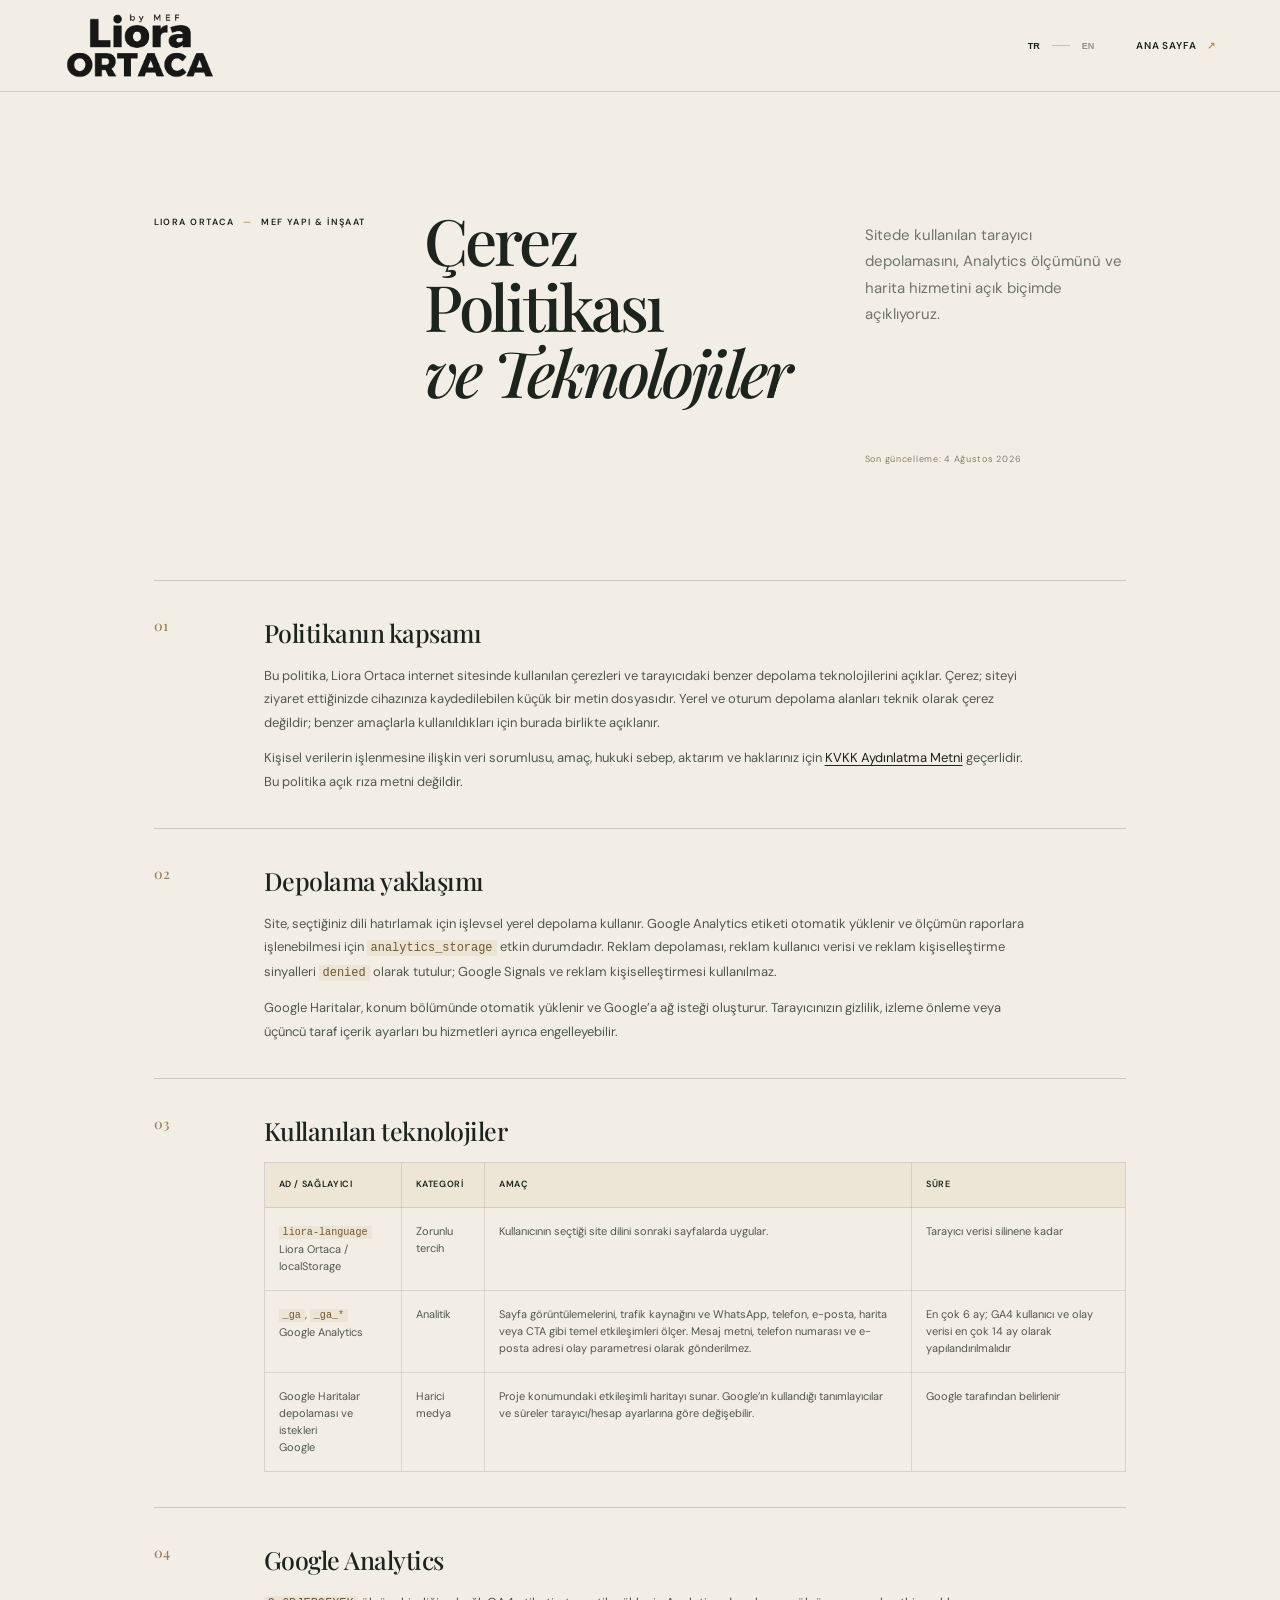
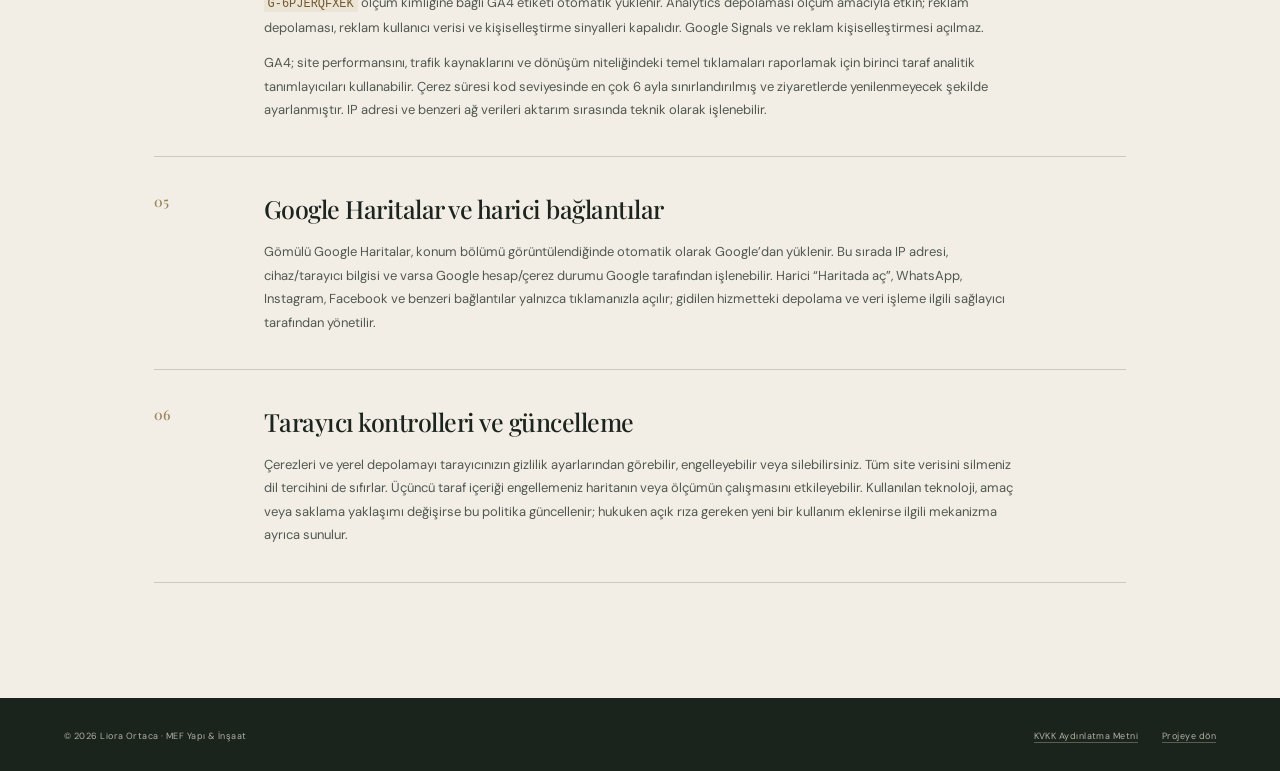
<file: cookies.html>
<!doctype html>
<html lang="tr">
  <head>
    <meta charset="UTF-8" />
    <meta name="viewport" content="width=device-width, initial-scale=1.0" />
    <meta name="theme-color" content="#1b2118" />
    <meta name="description" id="metaDescription" content="Liora Ortaca çerez politikası; dil tercihi, sınırlı Google Analytics ölçümü, Google Haritalar ve tarayıcı kontrolleri." />
    <meta name="robots" id="robotsMeta" content="noindex,follow,max-image-preview:large" />
    <meta name="googlebot" id="googlebotMeta" content="noindex,follow,max-image-preview:large" />
    <title>Çerez Politikası ve Teknolojiler | Liora Ortaca</title>
    <link rel="canonical" href="https://www.lioraortaca.com/cookies" />
    <link rel="alternate" hreflang="tr" href="https://www.lioraortaca.com/cookies" />
    <link rel="alternate" hreflang="en" href="https://www.lioraortaca.com/cookies?lang=en" />
    <link rel="alternate" hreflang="x-default" href="https://www.lioraortaca.com/cookies" />
    <meta property="og:type" content="website" />
    <meta property="og:site_name" content="Liora Ortaca" />
    <meta property="og:locale" id="ogLocale" content="tr_TR" />
    <meta property="og:locale:alternate" id="ogLocaleAlternate" content="en_US" />
    <meta property="og:title" id="ogTitle" content="Çerez Politikası ve Teknolojiler | Liora Ortaca" />
    <meta property="og:description" id="ogDescription" content="Liora Ortaca sitesindeki depolama, Analytics ölçümü ve harita teknolojilerinin açıklaması." />
    <meta property="og:image" id="ogImage" content="https://www.lioraortaca.com/assets/liora-social.jpg" />
    <meta property="og:image:width" content="1200" />
    <meta property="og:image:height" content="630" />
    <meta property="og:image:alt" id="ogImageAlt" content="Gün batımında Liora Ortaca butik konut projesi" />
    <meta property="og:url" content="https://www.lioraortaca.com/cookies" />
    <meta name="twitter:card" content="summary_large_image" />
    <meta name="twitter:title" id="twitterTitle" content="Çerez Politikası ve Teknolojiler | Liora Ortaca" />
    <meta name="twitter:description" id="twitterDescription" content="Liora Ortaca sitesindeki depolama, Analytics ölçümü ve harita teknolojilerinin açıklaması." />
    <meta name="twitter:image" id="twitterImage" content="https://www.lioraortaca.com/assets/liora-social.jpg" />
    <meta name="twitter:image:alt" id="twitterImageAlt" content="Gün batımında Liora Ortaca butik konut projesi" />
    <link rel="icon" href="/favicon.ico" />
    <link rel="apple-touch-icon" href="/assets/apple-touch-icon.png" sizes="180x180" />
    <link rel="manifest" href="/manifest.webmanifest" />
    <script src="/site-config.js?v=20260804a1"></script>
    <script src="/analytics.js?v=20260804a1" defer></script>
    <link rel="stylesheet" href="/legal.bundle.css?v=20260729a3" />
  </head>
  <body class="legal-page" data-legal-document="cookies">
    <header class="legal-header">
      <a href="/" class="legal-brand" aria-label="Liora Ortaca ana sayfa">
        <img src="/assets/liora-wordmark.png" width="871" height="394" alt="Liora Ortaca" />
      </a>
      <div class="legal-actions">
        <div class="legal-language" role="group" aria-label="Dil seçimi">
          <button type="button" data-language="tr" aria-pressed="true">TR</button>
          <span></span>
          <button type="button" data-language="en" aria-pressed="false">EN</button>
        </div>
        <a href="/" data-home-link data-privacy-i18n="home">Ana Sayfa <span>↗</span></a>
      </div>
    </header>

    <main class="legal-main">
      <div class="legal-intro">
        <p class="legal-kicker">LIORA ORTACA <span>—</span> MEF YAPI &amp; İNŞAAT</p>
        <h1 data-privacy-i18n="title">Çerez Politikası<br /><em>ve Teknolojiler</em></h1>
        <p data-privacy-i18n="summary">Sitede kullanılan tarayıcı depolamasını, Analytics ölçümünü ve harita hizmetini açık biçimde açıklıyoruz.</p>
        <time datetime="2026-08-04" data-privacy-i18n="updated">Son güncelleme: 4 Ağustos 2026</time>
      </div>

      <article class="legal-article" data-language-content="tr">
        <section>
          <span>01</span>
          <div><h2>Politikanın kapsamı</h2><p>Bu politika, Liora Ortaca internet sitesinde kullanılan çerezleri ve tarayıcıdaki benzer depolama teknolojilerini açıklar. Çerez; siteyi ziyaret ettiğinizde cihazınıza kaydedilebilen küçük bir metin dosyasıdır. Yerel ve oturum depolama alanları teknik olarak çerez değildir; benzer amaçlarla kullanıldıkları için burada birlikte açıklanır.</p><p>Kişisel verilerin işlenmesine ilişkin veri sorumlusu, amaç, hukuki sebep, aktarım ve haklarınız için <a href="/privacy">KVKK Aydınlatma Metni</a> geçerlidir. Bu politika açık rıza metni değildir.</p></div>
        </section>
        <section>
          <span>02</span>
          <div><h2>Depolama yaklaşımı</h2><p>Site, seçtiğiniz dili hatırlamak için işlevsel yerel depolama kullanır. Google Analytics etiketi otomatik yüklenir ve ölçümün raporlara işlenebilmesi için <code>analytics_storage</code> etkin durumdadır. Reklam depolaması, reklam kullanıcı verisi ve reklam kişiselleştirme sinyalleri <code>denied</code> olarak tutulur; Google Signals ve reklam kişiselleştirmesi kullanılmaz.</p><p>Google Haritalar, konum bölümünde otomatik yüklenir ve Google’a ağ isteği oluşturur. Tarayıcınızın gizlilik, izleme önleme veya üçüncü taraf içerik ayarları bu hizmetleri ayrıca engelleyebilir.</p></div>
        </section>
        <section class="legal-table-section">
          <span>03</span>
          <div><h2>Kullanılan teknolojiler</h2><div class="legal-table-wrap"><table><thead><tr><th>Ad / sağlayıcı</th><th>Kategori</th><th>Amaç</th><th>Süre</th></tr></thead><tbody>
            <tr><td><code>liora-language</code><br />Liora Ortaca / localStorage</td><td>Zorunlu tercih</td><td>Kullanıcının seçtiği site dilini sonraki sayfalarda uygular.</td><td>Tarayıcı verisi silinene kadar</td></tr>
            <tr><td><code>_ga</code>, <code>_ga_*</code><br />Google Analytics</td><td>Analitik</td><td>Sayfa görüntülemelerini, trafik kaynağını ve WhatsApp, telefon, e-posta, harita veya CTA gibi temel etkileşimleri ölçer. Mesaj metni, telefon numarası ve e-posta adresi olay parametresi olarak gönderilmez.</td><td>En çok 6 ay; GA4 kullanıcı ve olay verisi en çok 14 ay olarak yapılandırılmalıdır</td></tr>
            <tr><td>Google Haritalar depolaması ve istekleri<br />Google</td><td>Harici medya</td><td>Proje konumundaki etkileşimli haritayı sunar. Google’ın kullandığı tanımlayıcılar ve süreler tarayıcı/hesap ayarlarına göre değişebilir.</td><td>Google tarafından belirlenir</td></tr>
          </tbody></table></div></div>
        </section>
        <section>
          <span>04</span>
          <div><h2>Google Analytics</h2><p><code>G-6PJERQFXEK</code> ölçüm kimliğine bağlı GA4 etiketi otomatik yüklenir. Analytics depolaması ölçüm amacıyla etkin; reklam depolaması, reklam kullanıcı verisi ve kişiselleştirme sinyalleri kapalıdır. Google Signals ve reklam kişiselleştirmesi açılmaz.</p><p>GA4; site performansını, trafik kaynaklarını ve dönüşüm niteliğindeki temel tıklamaları raporlamak için birinci taraf analitik tanımlayıcıları kullanabilir. Çerez süresi kod seviyesinde en çok 6 ayla sınırlandırılmış ve ziyaretlerde yenilenmeyecek şekilde ayarlanmıştır. IP adresi ve benzeri ağ verileri aktarım sırasında teknik olarak işlenebilir.</p></div>
        </section>
        <section>
          <span>05</span>
          <div><h2>Google Haritalar ve harici bağlantılar</h2><p>Gömülü Google Haritalar, konum bölümü görüntülendiğinde otomatik olarak Google’dan yüklenir. Bu sırada IP adresi, cihaz/tarayıcı bilgisi ve varsa Google hesap/çerez durumu Google tarafından işlenebilir. Harici “Haritada aç”, WhatsApp, Instagram, Facebook ve benzeri bağlantılar yalnızca tıklamanızla açılır; gidilen hizmetteki depolama ve veri işleme ilgili sağlayıcı tarafından yönetilir.</p></div>
        </section>
        <section>
          <span>06</span>
          <div><h2>Tarayıcı kontrolleri ve güncelleme</h2><p>Çerezleri ve yerel depolamayı tarayıcınızın gizlilik ayarlarından görebilir, engelleyebilir veya silebilirsiniz. Tüm site verisini silmeniz dil tercihini de sıfırlar. Üçüncü taraf içeriği engellemeniz haritanın veya ölçümün çalışmasını etkileyebilir. Kullanılan teknoloji, amaç veya saklama yaklaşımı değişirse bu politika güncellenir; hukuken açık rıza gereken yeni bir kullanım eklenirse ilgili mekanizma ayrıca sunulur.</p></div>
        </section>
      </article>

      <article class="legal-article" data-language-content="en" hidden>
        <section>
          <span>01</span>
          <div><h2>Scope</h2><p>This policy explains cookies and similar browser storage used on the Liora Ortaca website. A cookie is a small text file that can be stored on your device. Local and session storage are not technically cookies, but are described here because they serve related purposes.</p><p>See the <a href="/privacy?lang=en">Privacy Notice</a> for the controller, purposes, legal grounds, transfers and your rights. This policy is not itself a consent statement.</p></div>
        </section>
        <section>
          <span>02</span>
          <div><h2>Storage approach</h2><p>The site uses functional local storage to remember the language you select. The Google Analytics tag loads automatically and <code>analytics_storage</code> is enabled so measurement can appear in reports. Advertising storage, advertising user data and ad personalisation signals remain <code>denied</code>; Google Signals and ad personalisation are not used.</p><p>Google Maps loads automatically in the location section and generates a network request to Google. Your browser’s privacy, tracking-prevention or third-party-content settings may separately block these services.</p></div>
        </section>
        <section class="legal-table-section">
          <span>03</span>
          <div><h2>Technologies used</h2><div class="legal-table-wrap"><table><thead><tr><th>Name / provider</th><th>Category</th><th>Purpose</th><th>Duration</th></tr></thead><tbody>
            <tr><td><code>liora-language</code><br />Liora Ortaca / localStorage</td><td>Essential preference</td><td>Applies the language selected by the visitor on later pages.</td><td>Until browser data is cleared</td></tr>
            <tr><td><code>_ga</code>, <code>_ga_*</code><br />Google Analytics</td><td>Analytics</td><td>Measures page views, traffic sources and core interactions such as WhatsApp, telephone, email, map or CTA actions. Message text, telephone numbers and email addresses are not sent as event parameters.</td><td>Up to 6 months; GA4 user and event data should be configured for no more than 14 months</td></tr>
            <tr><td>Google Maps storage and requests<br />Google</td><td>External media</td><td>Provides the interactive project map. Google identifiers and durations may vary with browser and account settings.</td><td>Set by Google</td></tr>
          </tbody></table></div></div>
        </section>
        <section>
          <span>04</span>
          <div><h2>Google Analytics</h2><p>The GA4 tag connected to measurement ID <code>G-6PJERQFXEK</code> loads automatically. Analytics storage is enabled for measurement; advertising storage, advertising user data and personalisation signals remain disabled. Google Signals and ad personalisation are not enabled.</p><p>GA4 may use first-party analytics identifiers to report website performance, traffic sources and core conversion interactions. Cookie lifetime is limited in code to no more than six months and is configured not to refresh on later visits. IP addresses and similar network data may be processed in transit.</p></div>
        </section>
        <section>
          <span>05</span>
          <div><h2>Google Maps and external links</h2><p>The embedded Google Maps frame loads automatically from Google when the location section is displayed. Google may process the IP address, device/browser information and any existing Google account or cookie state. External map, WhatsApp, Instagram, Facebook and similar links open only when clicked; storage and processing on the destination service are controlled by that provider.</p></div>
        </section>
        <section>
          <span>06</span>
          <div><h2>Browser controls and updates</h2><p>You can view, block or delete cookies and local storage through your browser’s privacy settings. Clearing all site data also resets the language preference. Blocking third-party content may affect the map or measurement. If the technology, purpose or retention approach changes, this policy will be updated; a separate mechanism will be provided if a new use legally requires consent.</p></div>
        </section>
      </article>
    </main>

    <footer class="legal-footer">
      <p>© 2026 Liora Ortaca · MEF Yapı &amp; İnşaat</p>
      <div><a href="/privacy" data-privacy-self data-privacy-i18n="privacy">KVKK Aydınlatma Metni</a><a href="/" data-home-link data-privacy-i18n="returnHome">Projeye dön</a></div>
    </footer>

    <script src="/seo.js?v=20260804a1"></script>
    <script src="/privacy.js?v=20260804a1"></script>
  </body>
</html>
</file>
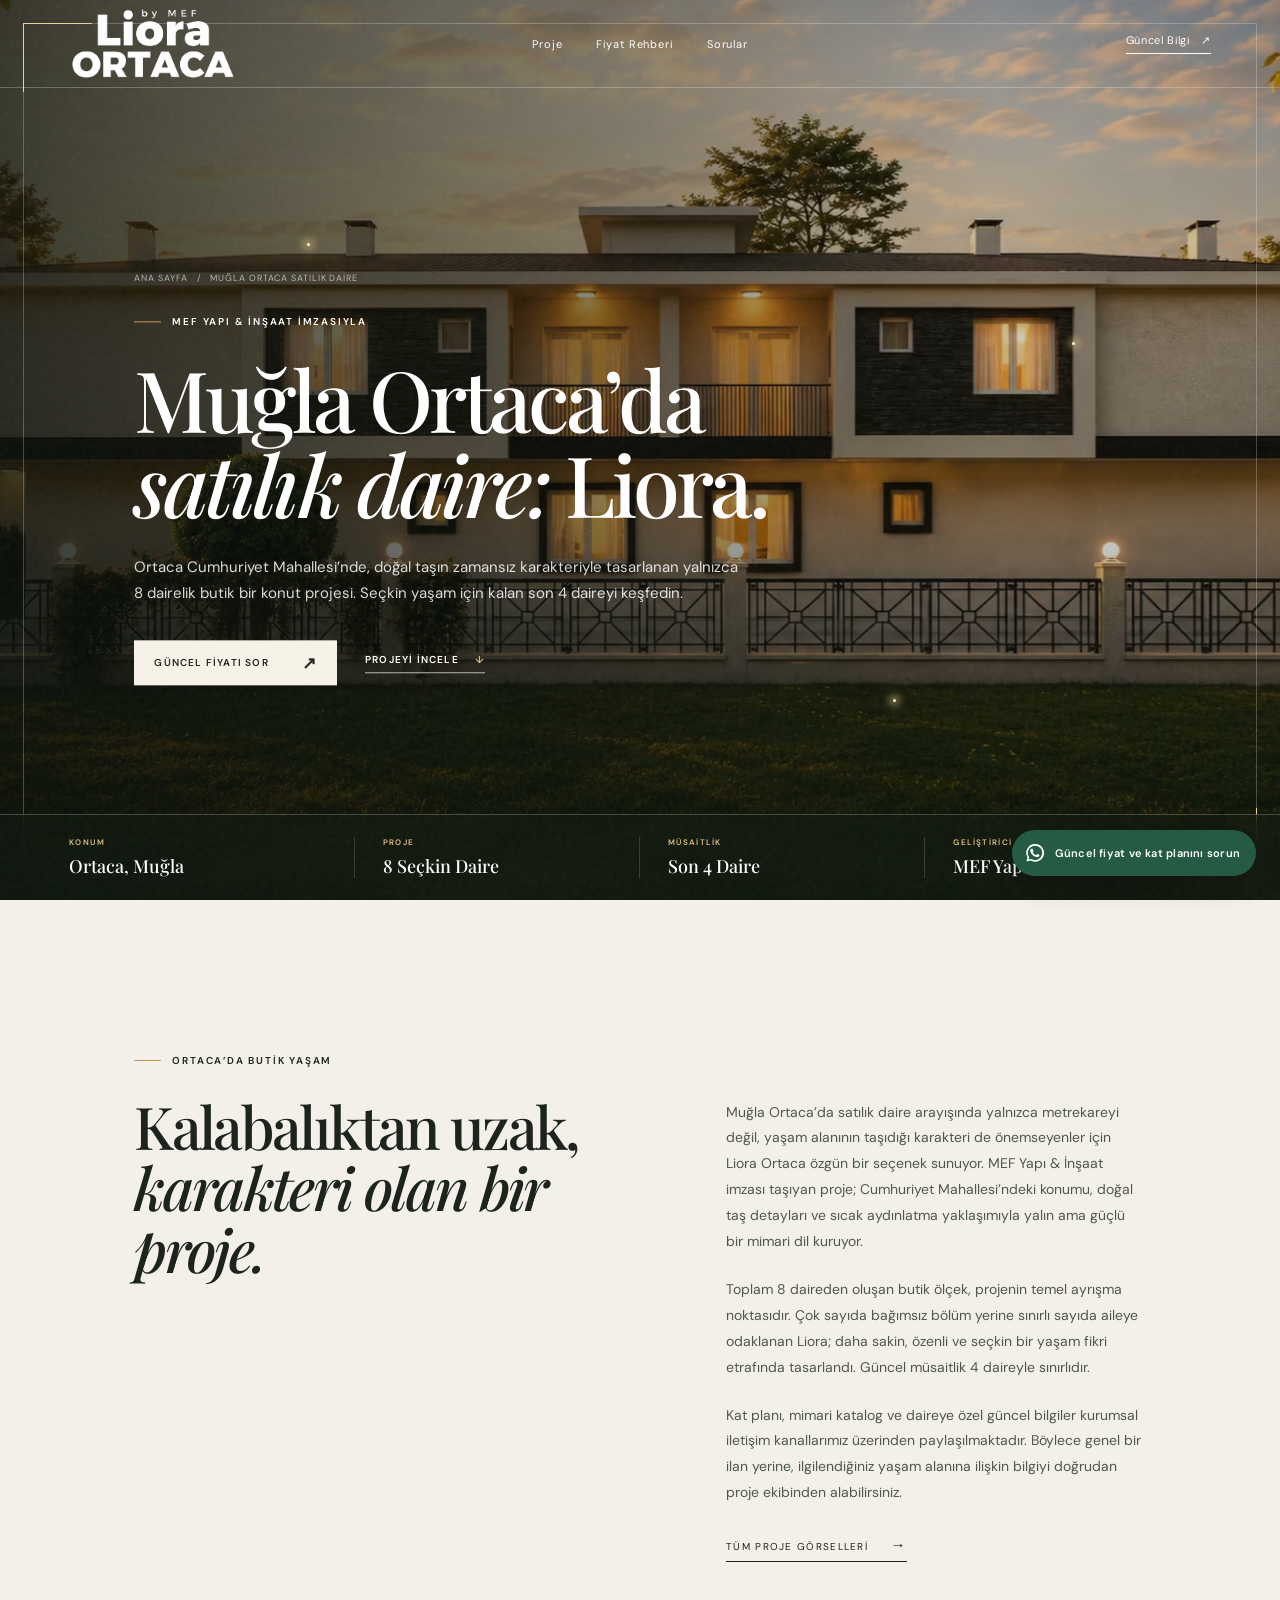
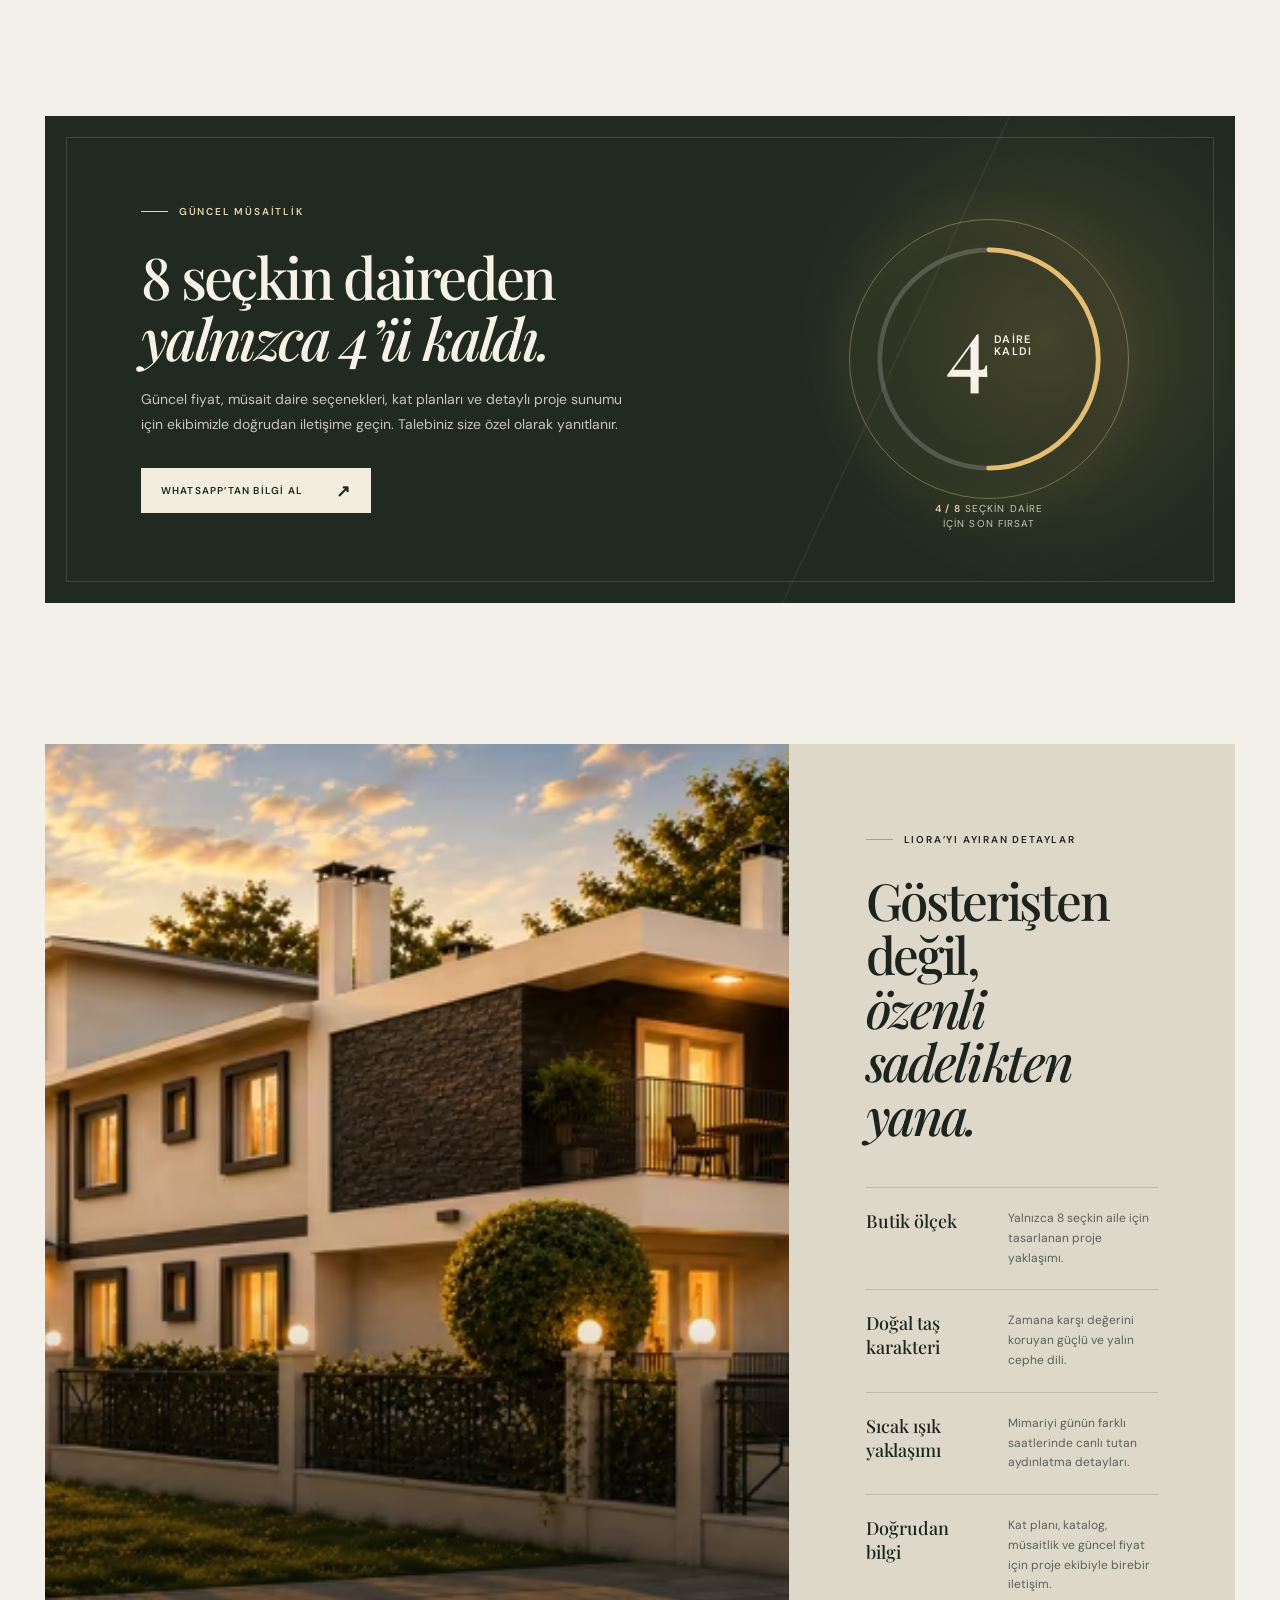
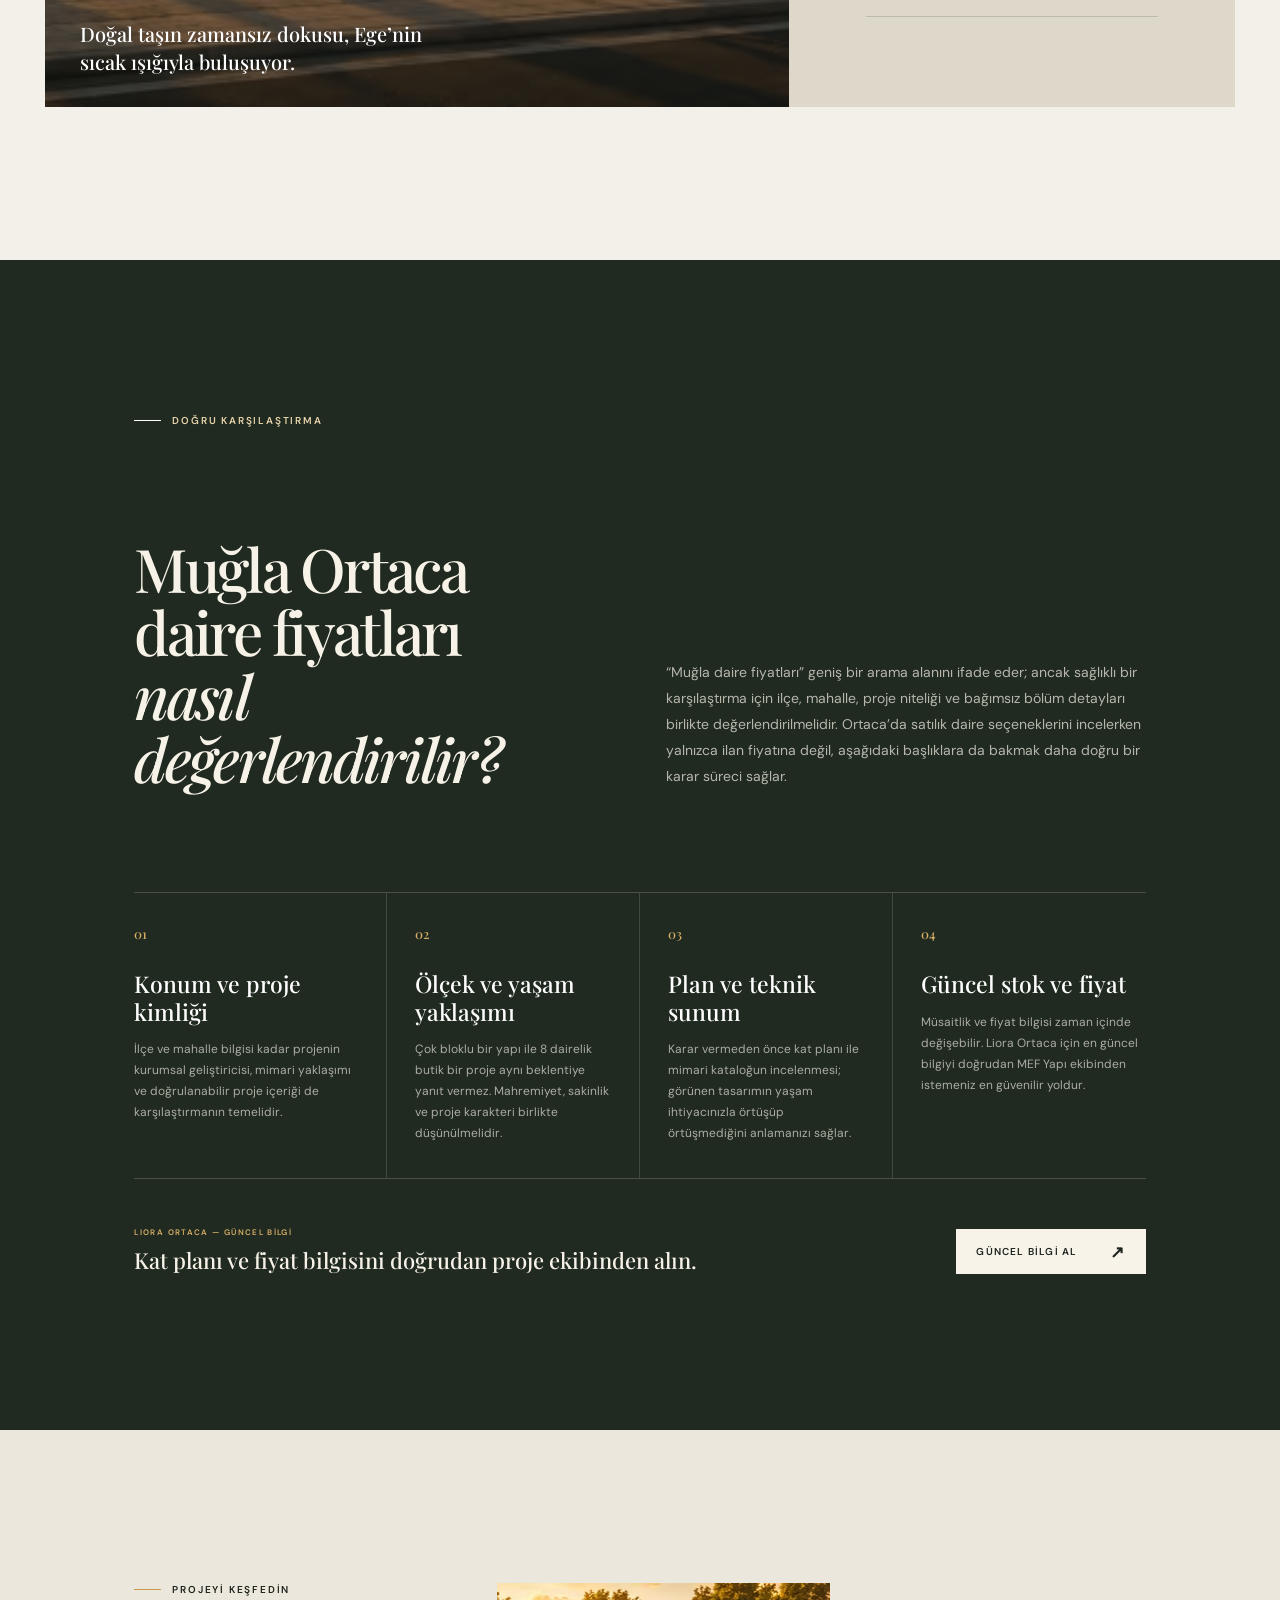
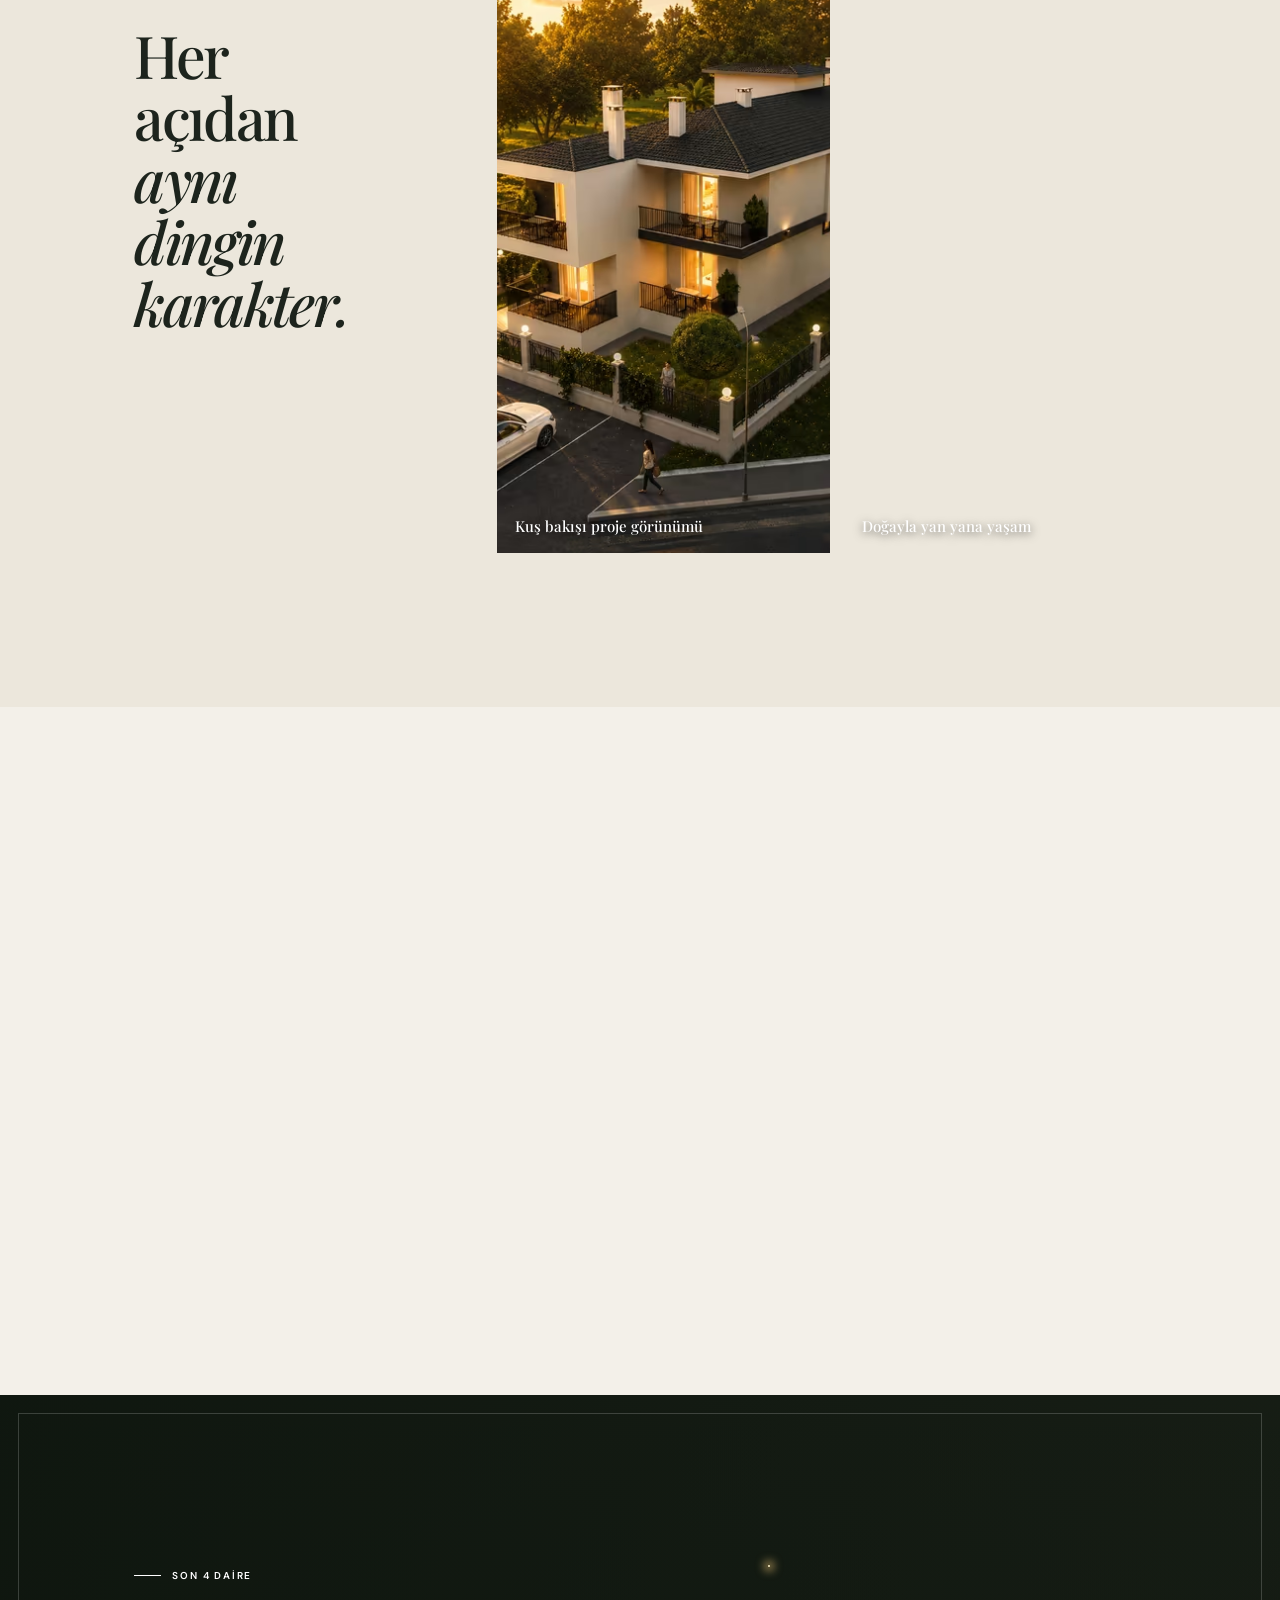
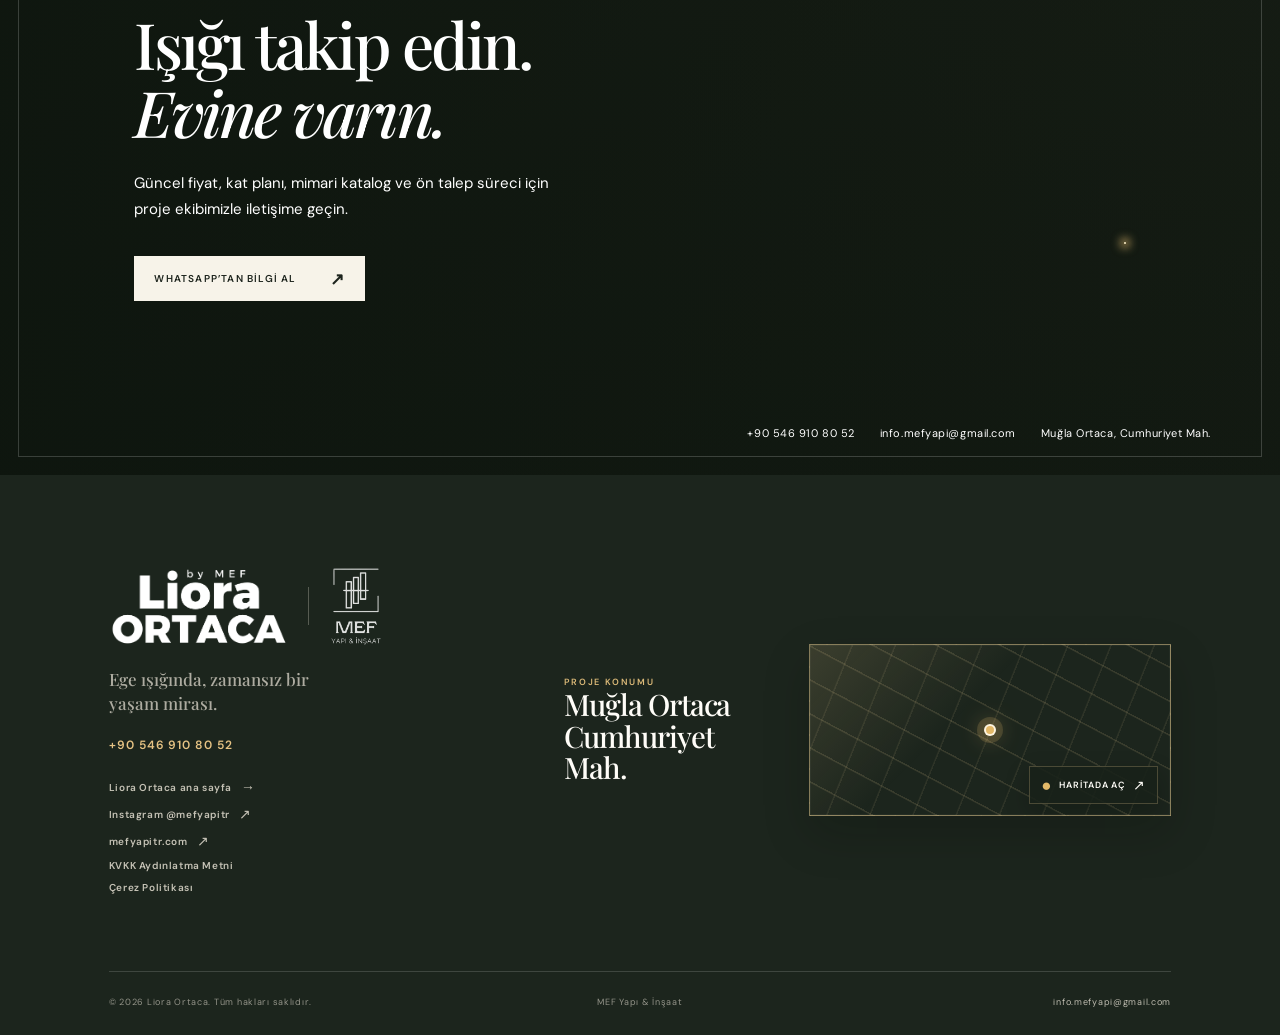
<file: mugla-ortaca-satilik-daire.html>
<!doctype html>
<html lang="tr">
  <head>
    <meta charset="UTF-8" />
    <meta name="viewport" content="width=device-width, initial-scale=1.0" />
    <meta name="theme-color" content="#1b2118" />
    <meta name="description" id="metaDescription" content="Muğla Ortaca Cumhuriyet Mahallesi'nde MEF Yapı imzalı Liora Ortaca'da yalnızca 4 daire kaldı. Kat planı, güncel fiyat ve proje sunumu için bilgi alın." />
    <meta name="keywords" content="Muğla Ortaca satılık daire, Ortaca satılık daire, Ortaca yeni daire, Ortaca sıfır daire, Cumhuriyet Mahallesi satılık daire, Ortaca daire fiyatları, Liora Ortaca, MEF Yapı" />
    <meta name="author" content="MEF Yapı & İnşaat" />
    <meta name="robots" id="robotsMeta" content="index,follow,max-image-preview:large,max-snippet:-1,max-video-preview:-1" />
    <meta name="googlebot" id="googlebotMeta" content="index,follow,max-image-preview:large,max-snippet:-1,max-video-preview:-1" />
    <meta name="format-detection" content="telephone=no" />
    <meta name="geo.region" content="TR-48" />
    <meta name="geo.placename" content="Ortaca, Muğla" />
    <title>Muğla Ortaca Satılık Daire | Liora Ortaca</title>
    <link rel="canonical" href="https://www.lioraortaca.com/mugla-ortaca-satilik-daire" />
    <link rel="alternate" hreflang="tr" href="https://www.lioraortaca.com/mugla-ortaca-satilik-daire" />
    <link rel="alternate" hreflang="x-default" href="https://www.lioraortaca.com/mugla-ortaca-satilik-daire" />
    <meta property="og:type" content="website" />
    <meta property="og:site_name" content="Liora Ortaca" />
    <meta property="og:locale" id="ogLocale" content="tr_TR" />
    <meta property="og:title" id="ogTitle" content="Muğla Ortaca Satılık Daire | Liora Ortaca" />
    <meta property="og:description" id="ogDescription" content="Ortaca Cumhuriyet Mahallesi'nde doğal taş mimarili Liora Ortaca'da son 4 daire. Güncel fiyat ve kat planı için bilgi alın." />
    <meta property="og:image" id="ogImage" content="https://www.lioraortaca.com/assets/liora-social.jpg" />
    <meta property="og:image:width" content="1200" />
    <meta property="og:image:height" content="630" />
    <meta property="og:image:alt" id="ogImageAlt" content="Gün batımında Liora Ortaca butik konut projesi" />
    <meta property="og:url" content="https://www.lioraortaca.com/mugla-ortaca-satilik-daire" />
    <meta name="twitter:card" content="summary_large_image" />
    <meta name="twitter:title" id="twitterTitle" content="Muğla Ortaca Satılık Daire | Liora Ortaca" />
    <meta name="twitter:description" id="twitterDescription" content="Muğla Ortaca'da MEF Yapı imzalı butik konut projesinde son 4 daire. Güncel fiyat ve kat planı için bilgi alın." />
    <meta name="twitter:image" id="twitterImage" content="https://www.lioraortaca.com/assets/liora-social.jpg" />
    <meta name="twitter:image:alt" id="twitterImageAlt" content="Gün batımında Liora Ortaca butik konut projesi" />
    <link rel="icon" href="/favicon.ico" />
    <link rel="apple-touch-icon" href="/assets/apple-touch-icon.png" sizes="180x180" />
    <link rel="manifest" href="/manifest.webmanifest" />
    <script src="/site-config.js?v=20260804a1"></script>
    <script src="/analytics.js?v=20260804a1" defer></script>
    <link rel="preload" as="image" href="/assets/liora-facade-1200.avif" type="image/avif" fetchpriority="high" imagesrcset="/assets/liora-facade-480.avif 480w, /assets/liora-facade-768.avif 768w, /assets/liora-facade-1200.avif 1200w, /assets/liora-facade-1672.avif 1672w" imagesizes="100vw" />
    <link rel="stylesheet" href="/app.css?v=20260729a5" />
  </head>
  <body class="seo-landing-page">
    <div class="grain" aria-hidden="true"></div>

    <header class="header" id="top">
      <a class="brand" href="/" aria-label="Liora Ortaca ana sayfa">
        <span class="logo-lockup"><img src="/assets/liora-wordmark.png" width="871" height="394" alt="Liora Ortaca" /></span>
      </a>
      <nav class="desktop-nav" aria-label="Sayfa menüsü">
        <a href="#proje">Proje</a>
        <a href="#fiyat-rehberi">Fiyat Rehberi</a>
        <a href="#sorular">Sorular</a>
      </nav>
      <a class="header-cta" href="#iletisim" data-conversion="header-info">Güncel Bilgi <span>↗</span></a>
      <button class="menu-button" type="button" aria-label="Menüyü aç" aria-expanded="false"><i></i><i></i></button>
    </header>

    <nav class="mobile-nav" aria-label="Mobil menü">
      <a href="#proje">Proje</a>
      <a href="#fiyat-rehberi">Fiyat Rehberi</a>
      <a href="#sorular">Sorular</a>
      <a href="#iletisim" data-conversion="mobile-info">Güncel Bilgi</a>
    </nav>

    <main>
      <section class="landing-hero" aria-labelledby="landing-title">
        <picture class="landing-hero-media">
          <source type="image/avif" srcset="/assets/liora-facade-480.avif 480w, /assets/liora-facade-768.avif 768w, /assets/liora-facade-1200.avif 1200w, /assets/liora-facade-1672.avif 1672w" sizes="100vw" />
          <img src="/assets/liora-facade-1200.webp" srcset="/assets/liora-facade-480.webp 480w, /assets/liora-facade-768.webp 768w, /assets/liora-facade-1200.webp 1200w, /assets/liora-facade-1672.webp 1672w" sizes="100vw" width="1672" height="941" loading="eager" fetchpriority="high" alt="Muğla Ortaca Cumhuriyet Mahallesi'nde Liora Ortaca satılık daire projesinin ön cephesi" />
        </picture>
        <div class="landing-hero-overlay"></div>
        <div class="hero-atmosphere" aria-hidden="true">
          <span class="hero-frame"></span>
          <i class="glint glint-one"></i><i class="glint glint-two"></i><i class="glint glint-three"></i>
        </div>
        <div class="landing-hero-content">
          <nav class="landing-breadcrumb" aria-label="İçerik yolu">
            <a href="/">Ana Sayfa</a><span aria-hidden="true">/</span><span>Muğla Ortaca Satılık Daire</span>
          </nav>
          <p class="eyebrow"><span></span> <b>MEF YAPI &amp; İNŞAAT İMZASIYLA</b></p>
          <h1 id="landing-title">Muğla Ortaca’da<br /> <em>satılık daire:</em> Liora.</h1>
          <p>Ortaca Cumhuriyet Mahallesi’nde, doğal taşın zamansız karakteriyle tasarlanan yalnızca 8 dairelik butik bir konut projesi. Seçkin yaşam için kalan son 4 daireyi keşfedin.</p>
          <div class="landing-hero-actions">
            <a class="button button-light" href="https://wa.me/905469108052?text=Merhaba%2C%20Liora%20Ortaca%20projesindeki%20son%204%20daire%20i%C3%A7in%20g%C3%BCncel%20fiyat%20ve%20kat%20plan%C4%B1%20bilgisi%20almak%20istiyorum." target="_blank" rel="noopener" data-whatsapp data-conversion="whatsapp-sales-hero">Güncel Fiyatı Sor <span>↗</span></a>
            <a class="landing-secondary-link" href="#proje">Projeyi İncele <span>↓</span></a>
          </div>
        </div>
        <div class="landing-trust-strip" aria-label="Proje özeti">
          <div><small>KONUM</small><strong>Ortaca, Muğla</strong></div>
          <div><small>PROJE</small><strong>8 Seçkin Daire</strong></div>
          <div><small>MÜSAİTLİK</small><strong>Son 4 Daire</strong></div>
          <div><small>GELİŞTİRİCİ</small><strong>MEF Yapı</strong></div>
        </div>
      </section>

      <section class="landing-section landing-overview" id="proje">
        <div class="landing-section-heading reveal">
          <p class="eyebrow"><span></span> <b>ORTACA’DA BUTİK YAŞAM</b></p>
          <h2>Kalabalıktan uzak,<br /><em>karakteri olan bir proje.</em></h2>
        </div>
        <div class="landing-editorial-copy reveal">
          <p>Muğla Ortaca’da satılık daire arayışında yalnızca metrekareyi değil, yaşam alanının taşıdığı karakteri de önemseyenler için Liora Ortaca özgün bir seçenek sunuyor. MEF Yapı &amp; İnşaat imzası taşıyan proje; Cumhuriyet Mahallesi’ndeki konumu, doğal taş detayları ve sıcak aydınlatma yaklaşımıyla yalın ama güçlü bir mimari dil kuruyor.</p>
          <p>Toplam 8 daireden oluşan butik ölçek, projenin temel ayrışma noktasıdır. Çok sayıda bağımsız bölüm yerine sınırlı sayıda aileye odaklanan Liora; daha sakin, özenli ve seçkin bir yaşam fikri etrafında tasarlandı. Güncel müsaitlik 4 daireyle sınırlıdır.</p>
          <p>Kat planı, mimari katalog ve daireye özel güncel bilgiler kurumsal iletişim kanallarımız üzerinden paylaşılmaktadır. Böylece genel bir ilan yerine, ilgilendiğiniz yaşam alanına ilişkin bilgiyi doğrudan proje ekibinden alabilirsiniz.</p>
          <a class="text-link" href="/#galeri">Tüm proje görselleri <span>→</span></a>
        </div>
      </section>

      <section class="availability" id="musaitlik" aria-labelledby="sales-availability-title">
        <div class="availability-copy reveal">
          <p class="eyebrow"><span></span> <b>GÜNCEL MÜSAİTLİK</b></p>
          <h2 id="sales-availability-title">8 seçkin daireden<br /><em>yalnızca 4’ü kaldı.</em></h2>
          <p>Güncel fiyat, müsait daire seçenekleri, kat planları ve detaylı proje sunumu için ekibimizle doğrudan iletişime geçin. Talebiniz size özel olarak yanıtlanır.</p>
          <a class="button button-ink" href="https://wa.me/905469108052?text=Merhaba%2C%20Liora%20Ortaca%20projesindeki%20son%204%20daire%20i%C3%A7in%20g%C3%BCncel%20fiyat%20ve%20kat%20plan%C4%B1%20bilgisi%20almak%20istiyorum." target="_blank" rel="noopener" data-whatsapp data-conversion="whatsapp-sales-availability">WhatsApp’tan Bilgi Al <span>↗</span></a>
        </div>
        <div class="availability-counter reveal" aria-label="Sekiz daireden dört daire kaldı">
          <div class="counter-halo"></div>
          <svg class="counter-ring" viewBox="0 0 120 120" aria-hidden="true"><circle class="counter-track" cx="60" cy="60" r="52"/><circle class="counter-progress" cx="60" cy="60" r="52"/></svg>
          <div class="counter-value"><strong data-count="4">0</strong><span>daire<br />kaldı</span></div>
          <p><b>4 / 8</b> seçkin daire<br />için son fırsat</p>
        </div>
      </section>

      <section class="landing-architecture">
        <div class="landing-architecture-media reveal">
          <picture>
            <source type="image/avif" srcset="/assets/liora-corner-480.avif 480w, /assets/liora-corner-768.avif 768w, /assets/liora-corner-1200.avif 1200w, /assets/liora-corner-1672.avif 1672w" sizes="(max-width: 760px) 100vw, 50vw" />
            <img src="/assets/liora-corner-768.webp" srcset="/assets/liora-corner-480.webp 480w, /assets/liora-corner-768.webp 768w, /assets/liora-corner-1200.webp 1200w, /assets/liora-corner-1672.webp 1672w" sizes="(max-width: 760px) 100vw, 50vw" width="1672" height="941" loading="lazy" decoding="async" alt="Ortaca'da doğal taş detaylı Liora Ortaca yeni daire projesi" />
          </picture>
          <span>Doğal taşın zamansız dokusu, Ege’nin sıcak ışığıyla buluşuyor.</span>
        </div>
        <div class="landing-architecture-copy reveal">
          <p class="eyebrow"><span></span> <b>LIORA’YI AYIRAN DETAYLAR</b></p>
          <h2>Gösterişten değil,<br /><em>özenli sadelikten yana.</em></h2>
          <ul>
            <li><b>Butik ölçek</b><span>Yalnızca 8 seçkin aile için tasarlanan proje yaklaşımı.</span></li>
            <li><b>Doğal taş karakteri</b><span>Zamana karşı değerini koruyan güçlü ve yalın cephe dili.</span></li>
            <li><b>Sıcak ışık yaklaşımı</b><span>Mimariyi günün farklı saatlerinde canlı tutan aydınlatma detayları.</span></li>
            <li><b>Doğrudan bilgi</b><span>Kat planı, katalog, müsaitlik ve güncel fiyat için proje ekibiyle birebir iletişim.</span></li>
          </ul>
        </div>
      </section>

      <section class="landing-price-guide" id="fiyat-rehberi" aria-labelledby="price-guide-title">
        <div class="landing-price-intro reveal">
          <p class="eyebrow light"><span></span> <b>DOĞRU KARŞILAŞTIRMA</b></p>
          <h2 id="price-guide-title">Muğla Ortaca daire fiyatları<br /><em>nasıl değerlendirilir?</em></h2>
          <p>“Muğla daire fiyatları” geniş bir arama alanını ifade eder; ancak sağlıklı bir karşılaştırma için ilçe, mahalle, proje niteliği ve bağımsız bölüm detayları birlikte değerlendirilmelidir. Ortaca’da satılık daire seçeneklerini incelerken yalnızca ilan fiyatına değil, aşağıdaki başlıklara da bakmak daha doğru bir karar süreci sağlar.</p>
        </div>
        <div class="landing-price-grid">
          <article class="reveal"><span>01</span><h3>Konum ve proje kimliği</h3><p>İlçe ve mahalle bilgisi kadar projenin kurumsal geliştiricisi, mimari yaklaşımı ve doğrulanabilir proje içeriği de karşılaştırmanın temelidir.</p></article>
          <article class="reveal"><span>02</span><h3>Ölçek ve yaşam yaklaşımı</h3><p>Çok bloklu bir yapı ile 8 dairelik butik bir proje aynı beklentiye yanıt vermez. Mahremiyet, sakinlik ve proje karakteri birlikte düşünülmelidir.</p></article>
          <article class="reveal"><span>03</span><h3>Plan ve teknik sunum</h3><p>Karar vermeden önce kat planı ile mimari kataloğun incelenmesi; görünen tasarımın yaşam ihtiyacınızla örtüşüp örtüşmediğini anlamanızı sağlar.</p></article>
          <article class="reveal"><span>04</span><h3>Güncel stok ve fiyat</h3><p>Müsaitlik ve fiyat bilgisi zaman içinde değişebilir. Liora Ortaca için en güncel bilgiyi doğrudan MEF Yapı ekibinden istemeniz en güvenilir yoldur.</p></article>
        </div>
        <div class="landing-price-cta reveal">
          <div><small>LIORA ORTACA — GÜNCEL BİLGİ</small><strong>Kat planı ve fiyat bilgisini doğrudan proje ekibinden alın.</strong></div>
          <a class="button button-light" href="https://wa.me/905469108052?text=Merhaba%2C%20Liora%20Ortaca%20projesindeki%20son%204%20daire%20i%C3%A7in%20g%C3%BCncel%20fiyat%20ve%20kat%20plan%C4%B1%20bilgisi%20almak%20istiyorum." target="_blank" rel="noopener" data-whatsapp data-conversion="whatsapp-sales-price">Güncel Bilgi Al <span>↗</span></a>
        </div>
      </section>

      <section class="landing-gallery landing-section" aria-labelledby="landing-gallery-title">
        <div class="landing-section-heading reveal">
          <p class="eyebrow"><span></span> <b>PROJEYİ KEŞFEDİN</b></p>
          <h2 id="landing-gallery-title">Her açıdan<br /><em>aynı dingin karakter.</em></h2>
        </div>
        <div class="landing-gallery-grid">
          <figure class="reveal"><picture><source type="image/avif" srcset="/assets/liora-aerial-480.avif 480w, /assets/liora-aerial-768.avif 768w, /assets/liora-aerial-1200.avif 1200w, /assets/liora-aerial-1448.avif 1448w" sizes="(max-width: 760px) 100vw, 46vw" /><img src="/assets/liora-aerial-768.webp" srcset="/assets/liora-aerial-480.webp 480w, /assets/liora-aerial-768.webp 768w, /assets/liora-aerial-1200.webp 1200w, /assets/liora-aerial-1448.webp 1448w" sizes="(max-width: 760px) 100vw, 46vw" width="1448" height="1086" loading="lazy" decoding="async" alt="Muğla Ortaca'daki Liora konut projesinin kuş bakışı görünümü" /></picture><figcaption>Kuş bakışı proje görünümü</figcaption></figure>
          <figure class="reveal"><picture><source type="image/avif" srcset="/assets/liora-masterplan-480.avif 480w, /assets/liora-masterplan-768.avif 768w, /assets/liora-masterplan-1200.avif 1200w, /assets/liora-masterplan-1672.avif 1672w" sizes="(max-width: 760px) 100vw, 42vw" /><img src="/assets/liora-masterplan-768.webp" srcset="/assets/liora-masterplan-480.webp 480w, /assets/liora-masterplan-768.webp 768w, /assets/liora-masterplan-1200.webp 1200w, /assets/liora-masterplan-1672.webp 1672w" sizes="(max-width: 760px) 100vw, 42vw" width="1672" height="941" loading="lazy" decoding="async" alt="Liora Ortaca butik konut projesi ve doğal çevresi" /></picture><figcaption>Doğayla yan yana yaşam</figcaption></figure>
        </div>
      </section>

      <section class="faq section" id="sorular" aria-labelledby="sales-faq-title">
        <div class="faq-heading reveal">
          <p class="eyebrow"><span></span> <b>SIK SORULANLAR</b></p>
          <h2 id="sales-faq-title">Karar vermeden önce<br /><em>bilmeniz gerekenler.</em></h2>
          <p>Liora Ortaca’nın konumu, müsaitliği ve bilgi alma süreci hakkında kısa yanıtlar.</p>
        </div>
        <div class="faq-list reveal">
          <details>
            <summary><span>Liora Ortaca nerede?</span><i aria-hidden="true"></i></summary>
            <p>Proje, Muğla’nın Ortaca ilçesinde, Cumhuriyet Mahallesi’nde konumlanmaktadır.</p>
          </details>
          <details>
            <summary><span>Liora Ortaca’da kaç daire var?</span><i aria-hidden="true"></i></summary>
            <p>Liora Ortaca yalnızca 8 seçkin aile için tasarlandı. Güncel olarak son 4 daire için bilgi ve ön talep süreci devam etmektedir.</p>
          </details>
          <details>
            <summary><span>Ortaca daire fiyatları ve müsaitlik bilgisi nasıl alınır?</span><i aria-hidden="true"></i></summary>
            <p>Fiyat ve müsaitlik zaman içinde değişebildiği için en güncel bilgi WhatsApp, telefon veya e-posta üzerinden MEF Yapı ekibi tarafından paylaşılmaktadır.</p>
          </details>
          <details>
            <summary><span>Kat planı ve mimari kataloğa nasıl ulaşabilirim?</span><i aria-hidden="true"></i></summary>
            <p>İletişim kanallarımızdan talep oluşturduğunuzda detaylı mimari katalog, kat planları ve proje sunum süreci hakkında bilgi alabilirsiniz. <a href="#iletisim" data-conversion="faq-contact">İletişime geçin →</a></p>
          </details>
        </div>
      </section>

      <section class="contact" id="iletisim">
        <picture class="contact-image">
          <source type="image/avif" srcset="/assets/liora-masterplan-480.avif 480w, /assets/liora-masterplan-768.avif 768w, /assets/liora-masterplan-1200.avif 1200w, /assets/liora-masterplan-1672.avif 1672w" sizes="100vw" />
          <img src="/assets/liora-masterplan-1200.webp" srcset="/assets/liora-masterplan-480.webp 480w, /assets/liora-masterplan-768.webp 768w, /assets/liora-masterplan-1200.webp 1200w, /assets/liora-masterplan-1672.webp 1672w" sizes="100vw" width="1672" height="941" loading="lazy" decoding="async" fetchpriority="low" alt="Liora Ortaca'nın doğayla çevrili havadan görünümü" />
        </picture><div class="contact-overlay"></div><div class="contact-atmosphere" aria-hidden="true"><span></span><i></i><i></i></div>
        <div class="contact-content reveal">
          <p class="eyebrow light"><span></span> <b>SON 4 DAİRE</b></p>
          <h2>Işığı takip edin.<br /><em>Evine varın.</em></h2>
          <p>Güncel fiyat, kat planı, mimari katalog ve ön talep süreci için proje ekibimizle iletişime geçin.</p>
          <a class="button button-light" href="https://wa.me/905469108052?text=Merhaba%2C%20Liora%20Ortaca%20projesindeki%20son%204%20daire%20i%C3%A7in%20g%C3%BCncel%20fiyat%20ve%20kat%20plan%C4%B1%20bilgisi%20almak%20istiyorum." target="_blank" rel="noopener" data-whatsapp data-conversion="whatsapp-sales-contact">WhatsApp’tan Bilgi Al <span>↗</span></a>
        </div>
        <div class="contact-info"><a href="tel:+905469108052">+90 546 910 80 52</a><a href="mailto:info.mefyapi@gmail.com">info.mefyapi@gmail.com</a><span>Muğla Ortaca, Cumhuriyet Mah.</span></div>
      </section>
    </main>

    <footer class="footer">
      <div class="footer-main">
        <div class="footer-brand-block">
          <div class="footer-brand-signatures">
            <a class="brand footer-brand" href="/" aria-label="Liora Ortaca ana sayfa"><span class="logo-lockup"><img src="/assets/liora-wordmark.png" width="871" height="394" alt="Liora Ortaca" /></span></a>
            <span class="brand-divider" aria-hidden="true"></span>
            <a class="mef-brand" href="https://mefyapitr.com" target="_blank" rel="noopener noreferrer" aria-label="MEF Yapı & İnşaat web sitesi"><img src="/assets/mef-yapi-logo.png" width="198" height="293" alt="MEF Yapı & İnşaat" /></a>
          </div>
          <p>Ege ışığında, zamansız bir yaşam mirası.</p>
          <a class="footer-phone" href="tel:+905469108052">+90 546 910 80 52</a>
          <div class="footer-links">
            <a href="/">Liora Ortaca ana sayfa <span>→</span></a>
            <a href="https://www.instagram.com/mefyapitr/" target="_blank" rel="noopener noreferrer">Instagram @mefyapitr <span>↗</span></a>
            <a href="https://mefyapitr.com" target="_blank" rel="noopener noreferrer">mefyapitr.com <span>↗</span></a>
            <a href="/privacy" data-privacy-link>KVKK Aydınlatma Metni</a>
            <a href="/cookies" data-cookie-link>Çerez Politikası</a>
          </div>
        </div>
        <div class="footer-location">
          <div><p class="footer-label">PROJE KONUMU</p><h2>Muğla Ortaca<br />Cumhuriyet Mah.</h2></div>
          <div class="map-shell map-loaded"><iframe title="Liora Ortaca proje konumu" src="https://www.google.com/maps?q=36.848878%2C28.757576&amp;z=13&amp;output=embed" loading="lazy" referrerpolicy="no-referrer"></iframe><a class="map-link" href="https://www.google.com/maps/search/?api=1&amp;query=36.848878%2C28.757576" target="_blank" rel="noopener noreferrer"><span class="map-pin">●</span> Haritada aç <b>↗</b></a></div>
        </div>
      </div>
      <div class="footer-meta"><p>© 2026 Liora Ortaca. Tüm hakları saklıdır.</p><p>MEF Yapı &amp; İnşaat</p><a href="mailto:info.mefyapi@gmail.com">info.mefyapi@gmail.com</a></div>
    </footer>

    <div class="whatsapp-widget" id="whatsappWidget">
      <a class="whatsapp" id="whatsappLink" href="https://wa.me/905469108052?text=Merhaba%2C%20Liora%20Ortaca%20projesindeki%20son%204%20daire%20i%C3%A7in%20g%C3%BCncel%20fiyat%20ve%20kat%20plan%C4%B1%20bilgisi%20almak%20istiyorum." target="_blank" rel="noopener" aria-label="Liora Ortaca için WhatsApp'tan güncel bilgi alın" data-whatsapp data-conversion="whatsapp-floating">
        <span class="whatsapp-icon-wrap">
          <svg viewBox="0 0 32 32" aria-hidden="true"><path d="M16 3a12.7 12.7 0 0 0-10.9 19.2L3.5 28.5l6.5-1.6A12.8 12.8 0 1 0 16 3Zm0 23.4c-1.9 0-3.7-.5-5.3-1.5l-.4-.2-3.8.9 1-3.6-.3-.4a10.5 10.5 0 1 1 8.8 4.8Zm5.7-7.8c-.3-.2-1.9-.9-2.2-1s-.5-.2-.7.2-.8 1-.9 1.1-.3.2-.6.1a8.7 8.7 0 0 1-2.6-1.6 9.8 9.8 0 0 1-1.8-2.3c-.2-.3 0-.5.1-.6l.5-.6c.1-.2.2-.4.3-.6 0-.2 0-.4-.1-.6l-1-2.3c-.3-.7-.6-.6-.8-.6h-.7c-.2 0-.6.1-.9.4s-1.2 1.1-1.2 2.7 1.2 3.1 1.3 3.3c.2.2 2.3 3.5 5.5 4.9.8.3 1.4.5 1.9.6.8.2 1.5.2 2.1.1.6-.1 1.9-.8 2.2-1.5.3-.8.3-1.4.2-1.5s-.3-.2-.6-.4Z" fill="currentColor"/></svg>
          <span class="whatsapp-badge" aria-hidden="true">1</span>
        </span>
        <span class="whatsapp-copy"><small class="whatsapp-eyebrow">SON 4 DAİRE</small><strong class="whatsapp-message">Güncel fiyat ve kat planını sorun</strong></span>
        <span class="whatsapp-arrow" aria-hidden="true">↗</span>
      </a>
      <button class="whatsapp-dismiss" id="whatsappDismiss" type="button" aria-label="Bildirimi küçült">×</button>
    </div>

    <script src="/seo.js?v=20260804a1"></script>
    <script src="/landing.js?v=20260726p1"></script>
  </body>
</html>
</file>
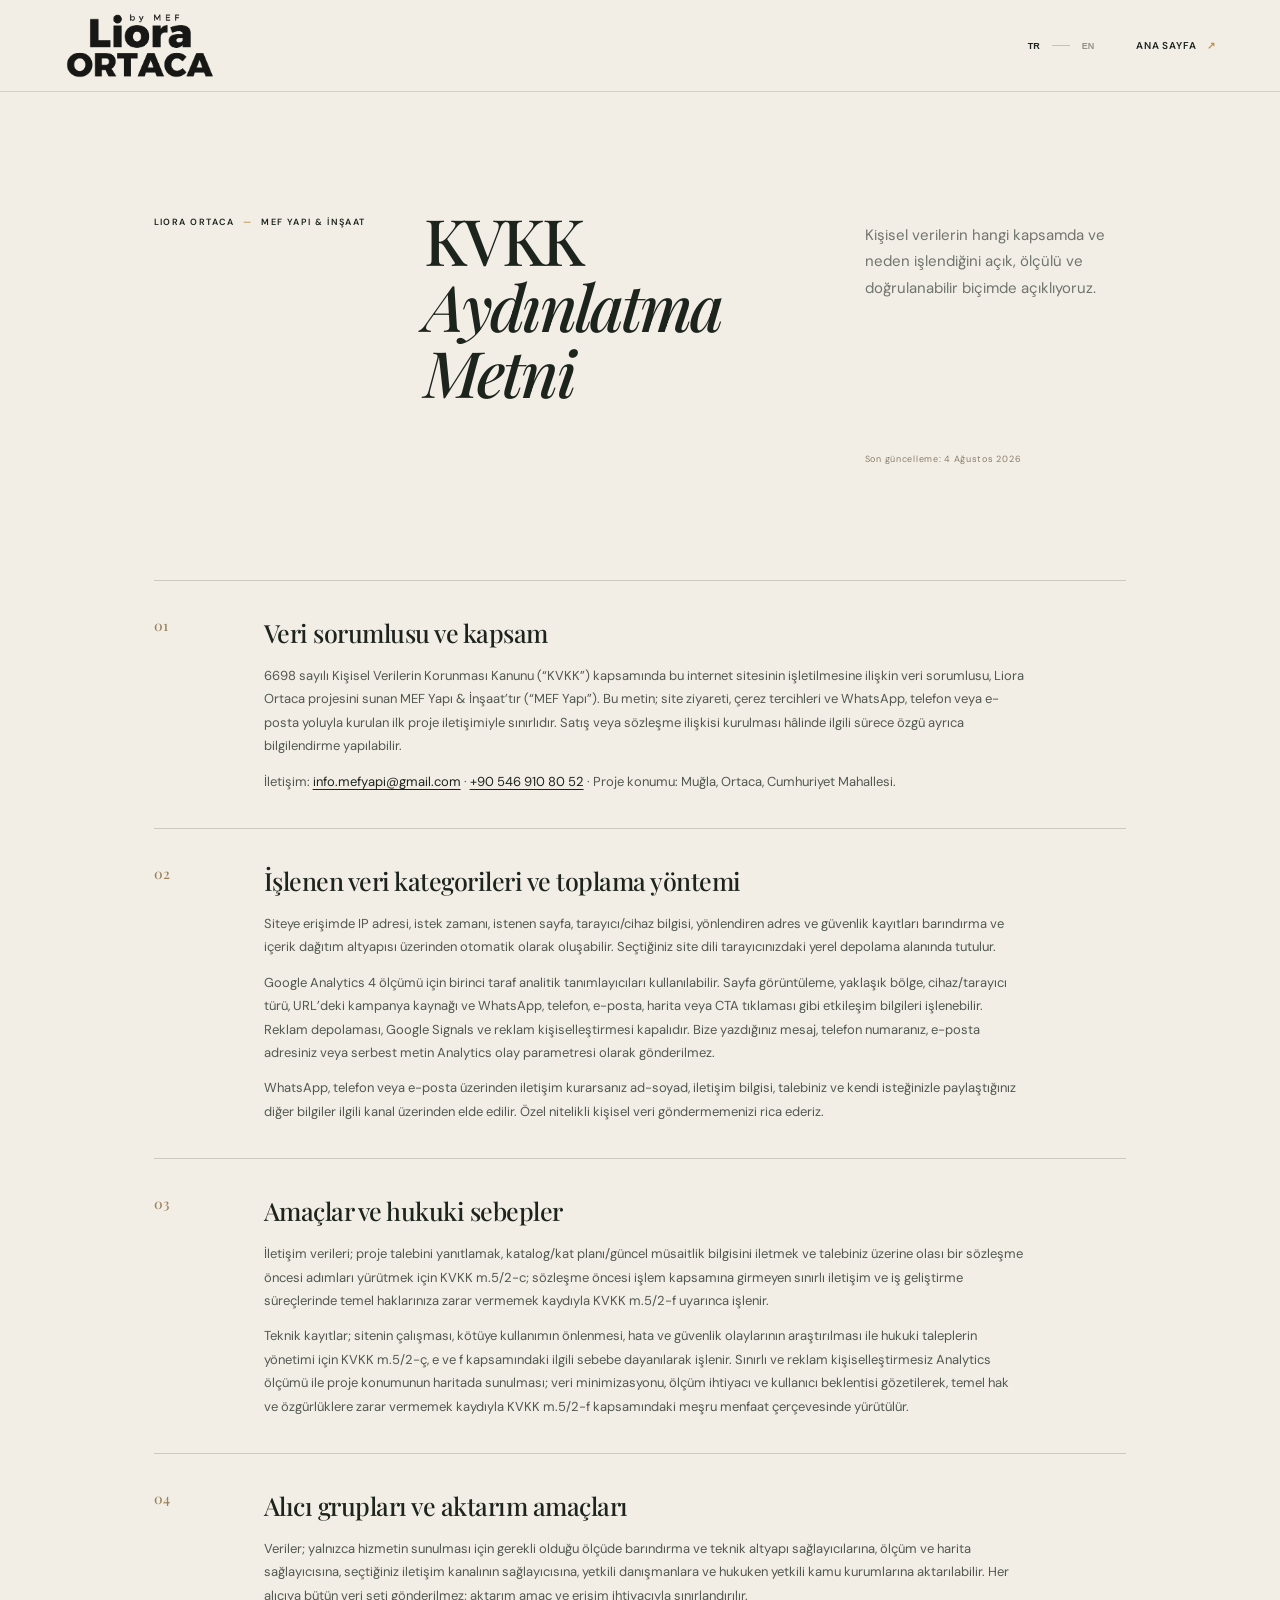
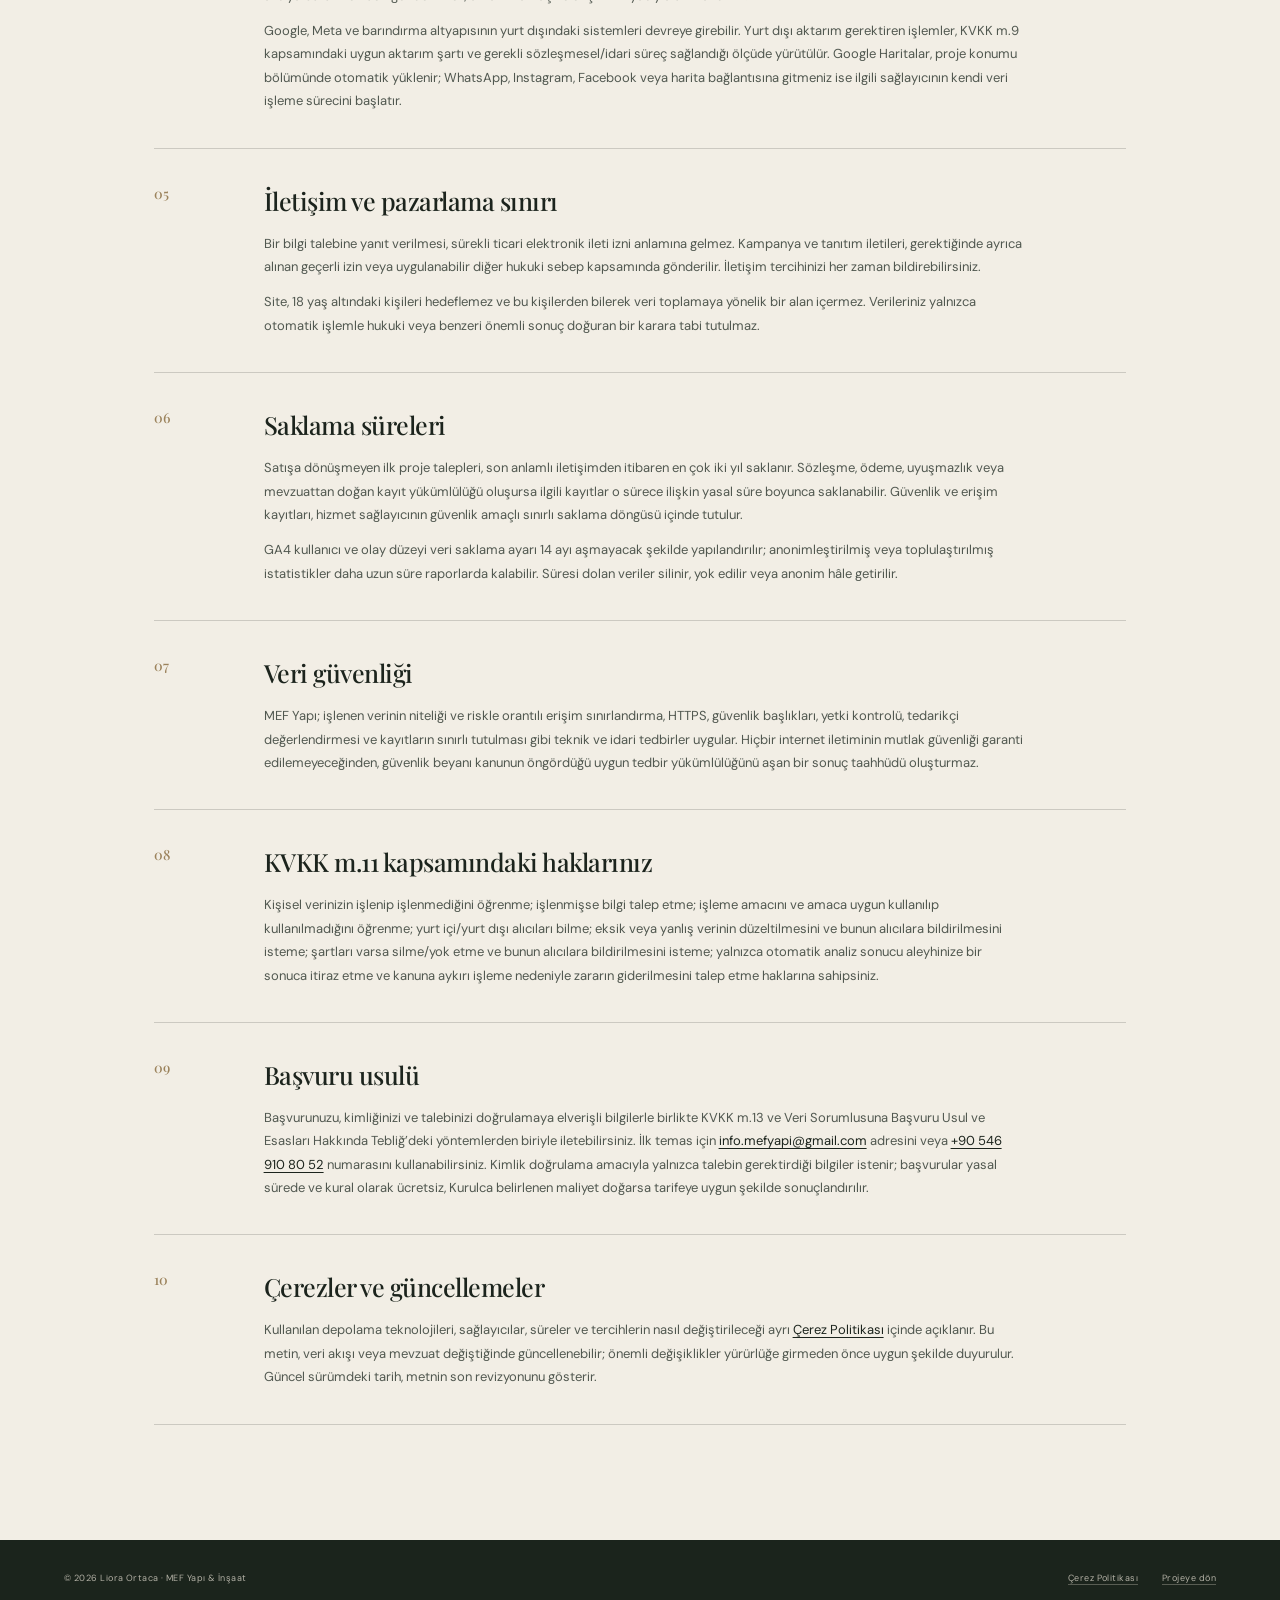
<file: privacy.html>
<!doctype html>
<html lang="tr">
  <head>
    <meta charset="UTF-8" />
    <meta name="viewport" content="width=device-width, initial-scale=1.0" />
    <meta name="theme-color" content="#1b2118" />
    <meta name="description" id="metaDescription" content="Liora Ortaca internet sitesi ziyaretçileri için KVKK aydınlatma metni; işlenen veriler, amaçlar, hukuki sebepler, aktarım ve başvuru hakları." />
    <meta name="robots" id="robotsMeta" content="noindex,follow,max-image-preview:large" />
    <meta name="googlebot" id="googlebotMeta" content="noindex,follow,max-image-preview:large" />
    <title>KVKK Aydınlatma Metni | Liora Ortaca</title>
    <link rel="canonical" href="https://www.lioraortaca.com/privacy" />
    <link rel="alternate" hreflang="tr" href="https://www.lioraortaca.com/privacy" />
    <link rel="alternate" hreflang="en" href="https://www.lioraortaca.com/privacy?lang=en" />
    <link rel="alternate" hreflang="x-default" href="https://www.lioraortaca.com/privacy" />
    <meta property="og:type" content="website" />
    <meta property="og:site_name" content="Liora Ortaca" />
    <meta property="og:locale" id="ogLocale" content="tr_TR" />
    <meta property="og:locale:alternate" id="ogLocaleAlternate" content="en_US" />
    <meta property="og:title" id="ogTitle" content="KVKK Aydınlatma Metni | Liora Ortaca" />
    <meta property="og:description" id="ogDescription" content="Liora Ortaca internet sitesi ziyaretçileri için kişisel verilerin işlenmesine ilişkin aydınlatma metni." />
    <meta property="og:image" id="ogImage" content="https://www.lioraortaca.com/assets/liora-social.jpg" />
    <meta property="og:image:width" content="1200" />
    <meta property="og:image:height" content="630" />
    <meta property="og:image:alt" id="ogImageAlt" content="Gün batımında Liora Ortaca butik konut projesi" />
    <meta property="og:url" content="https://www.lioraortaca.com/privacy" />
    <meta name="twitter:card" content="summary_large_image" />
    <meta name="twitter:title" id="twitterTitle" content="KVKK Aydınlatma Metni | Liora Ortaca" />
    <meta name="twitter:description" id="twitterDescription" content="Liora Ortaca internet sitesi ziyaretçileri için kişisel verilerin işlenmesine ilişkin aydınlatma metni." />
    <meta name="twitter:image" id="twitterImage" content="https://www.lioraortaca.com/assets/liora-social.jpg" />
    <meta name="twitter:image:alt" id="twitterImageAlt" content="Gün batımında Liora Ortaca butik konut projesi" />
    <link rel="icon" href="/favicon.ico" />
    <link rel="apple-touch-icon" href="/assets/apple-touch-icon.png" sizes="180x180" />
    <link rel="manifest" href="/manifest.webmanifest" />
    <script src="/site-config.js?v=20260804a1"></script>
    <script src="/analytics.js?v=20260804a1" defer></script>
    <link rel="stylesheet" href="/legal.bundle.css?v=20260729a3" />
  </head>
  <body class="legal-page" data-legal-document="privacy">
    <header class="legal-header">
      <a href="/" class="legal-brand" aria-label="Liora Ortaca ana sayfa">
        <img src="/assets/liora-wordmark.png" width="871" height="394" alt="Liora Ortaca" />
      </a>
      <div class="legal-actions">
        <div class="legal-language" role="group" aria-label="Dil seçimi">
          <button type="button" data-language="tr" aria-pressed="true">TR</button>
          <span></span>
          <button type="button" data-language="en" aria-pressed="false">EN</button>
        </div>
        <a href="/" data-home-link data-privacy-i18n="home">Ana Sayfa <span>↗</span></a>
      </div>
    </header>

    <main class="legal-main">
      <div class="legal-intro">
        <p class="legal-kicker">LIORA ORTACA <span>—</span> MEF YAPI &amp; İNŞAAT</p>
        <h1 data-privacy-i18n="title">KVKK<br /><em>Aydınlatma Metni</em></h1>
        <p data-privacy-i18n="summary">Kişisel verilerin hangi kapsamda ve neden işlendiğini açık, ölçülü ve doğrulanabilir biçimde açıklıyoruz.</p>
        <time datetime="2026-08-04" data-privacy-i18n="updated">Son güncelleme: 4 Ağustos 2026</time>
      </div>

      <article class="legal-article" data-language-content="tr">
        <section>
          <span>01</span>
          <div><h2>Veri sorumlusu ve kapsam</h2><p>6698 sayılı Kişisel Verilerin Korunması Kanunu (“KVKK”) kapsamında bu internet sitesinin işletilmesine ilişkin veri sorumlusu, Liora Ortaca projesini sunan MEF Yapı &amp; İnşaat’tır (“MEF Yapı”). Bu metin; site ziyareti, çerez tercihleri ve WhatsApp, telefon veya e-posta yoluyla kurulan ilk proje iletişimiyle sınırlıdır. Satış veya sözleşme ilişkisi kurulması hâlinde ilgili sürece özgü ayrıca bilgilendirme yapılabilir.</p><p>İletişim: <a href="mailto:info.mefyapi@gmail.com">info.mefyapi@gmail.com</a> · <a href="tel:+905469108052">+90 546 910 80 52</a> · Proje konumu: Muğla, Ortaca, Cumhuriyet Mahallesi.</p></div>
        </section>
        <section>
          <span>02</span>
          <div><h2>İşlenen veri kategorileri ve toplama yöntemi</h2><p>Siteye erişimde IP adresi, istek zamanı, istenen sayfa, tarayıcı/cihaz bilgisi, yönlendiren adres ve güvenlik kayıtları barındırma ve içerik dağıtım altyapısı üzerinden otomatik olarak oluşabilir. Seçtiğiniz site dili tarayıcınızdaki yerel depolama alanında tutulur.</p><p>Google Analytics 4 ölçümü için birinci taraf analitik tanımlayıcıları kullanılabilir. Sayfa görüntüleme, yaklaşık bölge, cihaz/tarayıcı türü, URL’deki kampanya kaynağı ve WhatsApp, telefon, e-posta, harita veya CTA tıklaması gibi etkileşim bilgileri işlenebilir. Reklam depolaması, Google Signals ve reklam kişiselleştirmesi kapalıdır. Bize yazdığınız mesaj, telefon numaranız, e-posta adresiniz veya serbest metin Analytics olay parametresi olarak gönderilmez.</p><p>WhatsApp, telefon veya e-posta üzerinden iletişim kurarsanız ad-soyad, iletişim bilgisi, talebiniz ve kendi isteğinizle paylaştığınız diğer bilgiler ilgili kanal üzerinden elde edilir. Özel nitelikli kişisel veri göndermemenizi rica ederiz.</p></div>
        </section>
        <section>
          <span>03</span>
          <div><h2>Amaçlar ve hukuki sebepler</h2><p>İletişim verileri; proje talebini yanıtlamak, katalog/kat planı/güncel müsaitlik bilgisini iletmek ve talebiniz üzerine olası bir sözleşme öncesi adımları yürütmek için KVKK m.5/2-c; sözleşme öncesi işlem kapsamına girmeyen sınırlı iletişim ve iş geliştirme süreçlerinde temel haklarınıza zarar vermemek kaydıyla KVKK m.5/2-f uyarınca işlenir.</p><p>Teknik kayıtlar; sitenin çalışması, kötüye kullanımın önlenmesi, hata ve güvenlik olaylarının araştırılması ile hukuki taleplerin yönetimi için KVKK m.5/2-ç, e ve f kapsamındaki ilgili sebebe dayanılarak işlenir. Sınırlı ve reklam kişiselleştirmesiz Analytics ölçümü ile proje konumunun haritada sunulması; veri minimizasyonu, ölçüm ihtiyacı ve kullanıcı beklentisi gözetilerek, temel hak ve özgürlüklere zarar vermemek kaydıyla KVKK m.5/2-f kapsamındaki meşru menfaat çerçevesinde yürütülür.</p></div>
        </section>
        <section>
          <span>04</span>
          <div><h2>Alıcı grupları ve aktarım amaçları</h2><p>Veriler; yalnızca hizmetin sunulması için gerekli olduğu ölçüde barındırma ve teknik altyapı sağlayıcılarına, ölçüm ve harita sağlayıcısına, seçtiğiniz iletişim kanalının sağlayıcısına, yetkili danışmanlara ve hukuken yetkili kamu kurumlarına aktarılabilir. Her alıcıya bütün veri seti gönderilmez; aktarım amaç ve erişim ihtiyacıyla sınırlandırılır.</p><p>Google, Meta ve barındırma altyapısının yurt dışındaki sistemleri devreye girebilir. Yurt dışı aktarım gerektiren işlemler, KVKK m.9 kapsamındaki uygun aktarım şartı ve gerekli sözleşmesel/idari süreç sağlandığı ölçüde yürütülür. Google Haritalar, proje konumu bölümünde otomatik yüklenir; WhatsApp, Instagram, Facebook veya harita bağlantısına gitmeniz ise ilgili sağlayıcının kendi veri işleme sürecini başlatır.</p></div>
        </section>
        <section>
          <span>05</span>
          <div><h2>İletişim ve pazarlama sınırı</h2><p>Bir bilgi talebine yanıt verilmesi, sürekli ticari elektronik ileti izni anlamına gelmez. Kampanya ve tanıtım iletileri, gerektiğinde ayrıca alınan geçerli izin veya uygulanabilir diğer hukuki sebep kapsamında gönderilir. İletişim tercihinizi her zaman bildirebilirsiniz.</p><p>Site, 18 yaş altındaki kişileri hedeflemez ve bu kişilerden bilerek veri toplamaya yönelik bir alan içermez. Verileriniz yalnızca otomatik işlemle hukuki veya benzeri önemli sonuç doğuran bir karara tabi tutulmaz.</p></div>
        </section>
        <section>
          <span>06</span>
          <div><h2>Saklama süreleri</h2><p>Satışa dönüşmeyen ilk proje talepleri, son anlamlı iletişimden itibaren en çok iki yıl saklanır. Sözleşme, ödeme, uyuşmazlık veya mevzuattan doğan kayıt yükümlülüğü oluşursa ilgili kayıtlar o sürece ilişkin yasal süre boyunca saklanabilir. Güvenlik ve erişim kayıtları, hizmet sağlayıcının güvenlik amaçlı sınırlı saklama döngüsü içinde tutulur.</p><p>GA4 kullanıcı ve olay düzeyi veri saklama ayarı 14 ayı aşmayacak şekilde yapılandırılır; anonimleştirilmiş veya toplulaştırılmış istatistikler daha uzun süre raporlarda kalabilir. Süresi dolan veriler silinir, yok edilir veya anonim hâle getirilir.</p></div>
        </section>
        <section>
          <span>07</span>
          <div><h2>Veri güvenliği</h2><p>MEF Yapı; işlenen verinin niteliği ve riskle orantılı erişim sınırlandırma, HTTPS, güvenlik başlıkları, yetki kontrolü, tedarikçi değerlendirmesi ve kayıtların sınırlı tutulması gibi teknik ve idari tedbirler uygular. Hiçbir internet iletiminin mutlak güvenliği garanti edilemeyeceğinden, güvenlik beyanı kanunun öngördüğü uygun tedbir yükümlülüğünü aşan bir sonuç taahhüdü oluşturmaz.</p></div>
        </section>
        <section>
          <span>08</span>
          <div><h2>KVKK m.11 kapsamındaki haklarınız</h2><p>Kişisel verinizin işlenip işlenmediğini öğrenme; işlenmişse bilgi talep etme; işleme amacını ve amaca uygun kullanılıp kullanılmadığını öğrenme; yurt içi/yurt dışı alıcıları bilme; eksik veya yanlış verinin düzeltilmesini ve bunun alıcılara bildirilmesini isteme; şartları varsa silme/yok etme ve bunun alıcılara bildirilmesini isteme; yalnızca otomatik analiz sonucu aleyhinize bir sonuca itiraz etme ve kanuna aykırı işleme nedeniyle zararın giderilmesini talep etme haklarına sahipsiniz.</p></div>
        </section>
        <section>
          <span>09</span>
          <div><h2>Başvuru usulü</h2><p>Başvurunuzu, kimliğinizi ve talebinizi doğrulamaya elverişli bilgilerle birlikte KVKK m.13 ve Veri Sorumlusuna Başvuru Usul ve Esasları Hakkında Tebliğ’deki yöntemlerden biriyle iletebilirsiniz. İlk temas için <a href="mailto:info.mefyapi@gmail.com">info.mefyapi@gmail.com</a> adresini veya <a href="tel:+905469108052">+90 546 910 80 52</a> numarasını kullanabilirsiniz. Kimlik doğrulama amacıyla yalnızca talebin gerektirdiği bilgiler istenir; başvurular yasal sürede ve kural olarak ücretsiz, Kurulca belirlenen maliyet doğarsa tarifeye uygun şekilde sonuçlandırılır.</p></div>
        </section>
        <section>
          <span>10</span>
          <div><h2>Çerezler ve güncellemeler</h2><p>Kullanılan depolama teknolojileri, sağlayıcılar, süreler ve tercihlerin nasıl değiştirileceği ayrı <a href="/cookies">Çerez Politikası</a> içinde açıklanır. Bu metin, veri akışı veya mevzuat değiştiğinde güncellenebilir; önemli değişiklikler yürürlüğe girmeden önce uygun şekilde duyurulur. Güncel sürümdeki tarih, metnin son revizyonunu gösterir.</p></div>
        </section>
      </article>

      <article class="legal-article" data-language-content="en" hidden>
        <section>
          <span>01</span>
          <div><h2>Controller and scope</h2><p>For the purposes of Türkiye’s Law No. 6698 on the Protection of Personal Data (“KVKK”), the controller for this website is MEF Yapı &amp; İnşaat (“MEF Yapı”), the presenter of the Liora Ortaca project. This notice is limited to site visits, privacy preferences and the first project enquiry made through WhatsApp, telephone or email. A separate notice may apply if a sales or contractual relationship begins.</p><p>Contact: <a href="mailto:info.mefyapi@gmail.com">info.mefyapi@gmail.com</a> · <a href="tel:+905469108052">+90 546 910 80 52</a> · Project location: Cumhuriyet District, Ortaca, Muğla.</p></div>
        </section>
        <section>
          <span>02</span>
          <div><h2>Data and collection methods</h2><p>When you access the site, IP address, request time, requested page, browser/device data, referrer and security logs may arise automatically through hosting and content-delivery infrastructure. Your selected site language remains in local browser storage.</p><p>First-party analytics identifiers may be used for Google Analytics 4 measurement. Page views, approximate region, device/browser type, campaign source present in the URL, and interactions with WhatsApp, telephone, email, maps or calls to action may be processed. Advertising storage, Google Signals and ad personalisation remain disabled. Your message, telephone number, email address and free-form text are not sent as Analytics event parameters.</p><p>If you contact us, the relevant channel provides the name, contact detail, enquiry and any other information you choose to share. Please do not submit special-category data.</p></div>
        </section>
        <section>
          <span>03</span>
          <div><h2>Purposes and legal grounds</h2><p>Contact data is used to answer project enquiries, provide catalogue, floor-plan and availability information, and take steps at your request before a possible contract under KVKK Article 5/2-c. Limited communication outside that scope may rely on legitimate interests under Article 5/2-f where your fundamental rights are not prejudiced.</p><p>Technical records support service operation, abuse prevention, incident investigation and legal claims under the relevant grounds in Article 5/2-ç, e and f. Limited, non-personalised Analytics measurement and presenting the project location on a map are carried out under legitimate interests in Article 5/2-f, subject to data minimisation and a balance protecting fundamental rights.</p></div>
        </section>
        <section>
          <span>04</span>
          <div><h2>Recipients and international transfers</h2><p>To the extent necessary, data may be disclosed to hosting and technical providers, measurement and map providers, the communication provider you choose, authorised advisers and legally authorised public bodies. Each recipient receives only what is needed for the relevant purpose.</p><p>Google, Meta and hosting infrastructure may involve systems outside Türkiye. Transfers are carried out only to the extent an appropriate mechanism and the contractual/administrative steps required by KVKK Article 9 are in place. Embedded Google Maps loads automatically in the location section; opening WhatsApp, Instagram, Facebook or an external map starts that provider’s own process.</p></div>
        </section>
        <section>
          <span>05</span>
          <div><h2>Communications and marketing</h2><p>Answering an enquiry is not permission for ongoing commercial electronic marketing. Promotional messages are sent only under a separately valid permission or another applicable legal ground. You may communicate your preference at any time.</p><p>The site is not directed at persons under 18 and does not intentionally provide a field for collecting their data. We do not make decisions producing legal or similarly significant effects solely by automated processing.</p></div>
        </section>
        <section>
          <span>06</span>
          <div><h2>Retention</h2><p>Initial project enquiries that do not lead to a sale are retained for no more than two years after the last meaningful communication. If a contract, payment, dispute or statutory record duty arises, relevant records may be kept for the applicable legal period. Security and access logs follow the service provider’s limited security retention cycle.</p><p>GA4 user- and event-level retention is configured not to exceed 14 months; anonymised or aggregated statistics may remain in reports for longer. Expired data is deleted, destroyed or anonymised.</p></div>
        </section>
        <section>
          <span>07</span>
          <div><h2>Security</h2><p>MEF Yapı applies technical and organisational measures proportionate to the data and risk, including access limits, HTTPS, security headers, authorisation controls, provider review and data minimisation. As no internet transmission can be guaranteed absolutely secure, this statement does not create a result guarantee beyond the duty to take appropriate measures required by law.</p></div>
        </section>
        <section>
          <span>08</span>
          <div><h2>Your rights</h2><p>Article 11 of the KVKK gives you rights to learn whether data is processed; request information; learn purposes and proper use; know domestic/foreign recipients; request correction, deletion or destruction where conditions apply and notification to recipients; object to an adverse result produced solely by automated analysis; and claim compensation for damage caused by unlawful processing.</p></div>
        </section>
        <section>
          <span>09</span>
          <div><h2>How to apply</h2><p>Submit a request with information sufficient to verify your identity and request through a method permitted by KVKK Article 13 and the applicable application communiqué. For initial contact, use <a href="mailto:info.mefyapi@gmail.com">info.mefyapi@gmail.com</a> or <a href="tel:+905469108052">+90 546 910 80 52</a>. Only information necessary to verify the request will be sought. Requests are handled within the statutory period and generally without charge, subject to any official fee tariff.</p></div>
        </section>
        <section>
          <span>10</span>
          <div><h2>Cookies and updates</h2><p>Storage technologies, providers, durations and preference controls are described in the separate <a href="/cookies?lang=en">Cookie Policy</a>. This notice may be updated when data flows or law change; material changes will be communicated appropriately before taking effect. The date above shows the latest revision.</p></div>
        </section>
      </article>
    </main>

    <footer class="legal-footer">
      <p>© 2026 Liora Ortaca · MEF Yapı &amp; İnşaat</p>
      <div><a href="/cookies" data-cookie-self data-privacy-i18n="cookiePolicy">Çerez Politikası</a><a href="/" data-home-link data-privacy-i18n="returnHome">Projeye dön</a></div>
    </footer>

    <script src="/seo.js?v=20260804a1"></script>
    <script src="/privacy.js?v=20260804a1"></script>
  </body>
</html>
</file>
<file: app.css>
/* fonts.css */
@font-face {
  font-family: "DM Sans";
  font-style: normal;
  font-weight: 400 600;
  font-display: swap;
  src: url("/assets/fonts/dm-sans-latin-ext.woff2") format("woff2");
  unicode-range: U+0100-02BA, U+02BD-02C5, U+02C7-02CC, U+02CE-02D7, U+02DD-02FF, U+0304, U+0308, U+0329, U+1D00-1DBF, U+1E00-1E9F, U+1EF2-1EFF, U+2020, U+20A0-20AB, U+20AD-20C0, U+2113, U+2C60-2C7F, U+A720-A7FF;
}

@font-face {
  font-family: "DM Sans";
  font-style: normal;
  font-weight: 400 600;
  font-display: swap;
  src: url("/assets/fonts/dm-sans-latin.woff2") format("woff2");
  unicode-range: U+0000-00FF, U+0131, U+0152-0153, U+02BB-02BC, U+02C6, U+02DA, U+02DC, U+0304, U+0308, U+0329, U+2000-206F, U+20AC, U+2122, U+2191, U+2193, U+2212, U+2215, U+FEFF, U+FFFD;
}

@font-face {
  font-family: "Playfair Display";
  font-style: normal;
  font-weight: 500 700;
  font-display: swap;
  src: url("/assets/fonts/playfair-normal-latin-ext.woff2") format("woff2");
  unicode-range: U+0100-02BA, U+02BD-02C5, U+02C7-02CC, U+02CE-02D7, U+02DD-02FF, U+0304, U+0308, U+0329, U+1D00-1DBF, U+1E00-1E9F, U+1EF2-1EFF, U+2020, U+20A0-20AB, U+20AD-20C0, U+2113, U+2C60-2C7F, U+A720-A7FF;
}

@font-face {
  font-family: "Playfair Display";
  font-style: normal;
  font-weight: 500 700;
  font-display: swap;
  src: url("/assets/fonts/playfair-normal-latin.woff2") format("woff2");
  unicode-range: U+0000-00FF, U+0131, U+0152-0153, U+02BB-02BC, U+02C6, U+02DA, U+02DC, U+0304, U+0308, U+0329, U+2000-206F, U+20AC, U+2122, U+2191, U+2193, U+2212, U+2215, U+FEFF, U+FFFD;
}

@font-face {
  font-family: "Playfair Display";
  font-style: italic;
  font-weight: 500;
  font-display: swap;
  src: url("/assets/fonts/playfair-italic-latin-ext.woff2") format("woff2");
  unicode-range: U+0100-02BA, U+02BD-02C5, U+02C7-02CC, U+02CE-02D7, U+02DD-02FF, U+0304, U+0308, U+0329, U+1D00-1DBF, U+1E00-1E9F, U+1EF2-1EFF, U+2020, U+20A0-20AB, U+20AD-20C0, U+2113, U+2C60-2C7F, U+A720-A7FF;
}

@font-face {
  font-family: "Playfair Display";
  font-style: italic;
  font-weight: 500;
  font-display: swap;
  src: url("/assets/fonts/playfair-italic-latin.woff2") format("woff2");
  unicode-range: U+0000-00FF, U+0131, U+0152-0153, U+02BB-02BC, U+02C6, U+02DA, U+02DC, U+0304, U+0308, U+0329, U+2000-206F, U+20AC, U+2122, U+2191, U+2193, U+2212, U+2215, U+FEFF, U+FFFD;
}

/* style.css */
:root{--ink:#1d241d;--paper:#f3f0e9;--sand:#d8ceb9;--gold:#c89a4b;--line:rgba(29,36,29,.17);--serif:"Playfair Display",Georgia,serif;--sans:"DM Sans",Arial,sans-serif}*{box-sizing:border-box}html{scroll-behavior:smooth}body{margin:0;background:var(--paper);color:var(--ink);font-family:var(--sans);font-size:15px}.grain{inset:0;opacity:.25;pointer-events:none;position:fixed;z-index:10;background-image:url("data:image/svg+xml,%3Csvg viewBox='0 0 180 180' xmlns='http://www.w3.org/2000/svg'%3E%3Cfilter id='n'%3E%3CfeTurbulence type='fractalNoise' baseFrequency='.85' numOctaves='3' stitchTiles='stitch'/%3E%3C/filter%3E%3Crect width='100%25' height='100%25' filter='url(%23n)' opacity='.16'/%3E%3C/svg%3E")}.header{height:88px;position:absolute;top:0;left:0;right:0;z-index:5;display:flex;align-items:center;padding:0 clamp(24px,5.4vw,82px);color:#fff;border-bottom:1px solid rgba(255,255,255,.25)}.brand{display:inline-flex;color:inherit;align-items:center;gap:10px;text-decoration:none}.brand-mark{width:31px;height:31px;border:1px solid currentColor;border-radius:50%;display:grid;place-items:center;font-family:var(--serif);font-size:21px;font-style:italic}.brand-name{font-family:var(--serif);letter-spacing:.18em;font-size:18px;font-weight:600;line-height:.8}.brand-name small{display:block;font-family:var(--sans);font-size:6px;letter-spacing:.45em;margin:8px 0 0 2px;font-weight:500}.desktop-nav{display:flex;gap:34px;margin:auto}.desktop-nav a{font-size:11px;letter-spacing:.08em;color:inherit;text-decoration:none}.desktop-nav a:hover{color:#f0cf94}.header-cta{font-size:11px;color:#fff;text-decoration:none;border-bottom:1px solid #fff;padding-bottom:6px;letter-spacing:.06em}.header-cta span{margin-left:8px}.menu-button{display:none}.hero{height:max(720px,100vh);min-height:650px;position:relative;color:#fff;overflow:hidden}.hero-image,.contact-image{position:absolute;inset:0;background-size:cover;background-position:center}.hero-shade{position:absolute;inset:0;background:linear-gradient(90deg,rgba(10,16,10,.66),rgba(10,16,10,.13) 65%,rgba(10,16,10,.24)),linear-gradient(0deg,rgba(10,16,10,.39),transparent 42%)}.hero-content{position:absolute;z-index:1;top:50%;left:clamp(24px,12vw,185px);transform:translateY(-41%);max-width:770px}.eyebrow{font-size:10px;font-weight:600;letter-spacing:.18em;margin:0 0 28px;display:flex;align-items:center;gap:11px}.eyebrow span{background:var(--gold);display:inline-block;width:27px;height:1px}.eyebrow.light span{background:#fff}h1,h2,h3,p{margin-top:0}h1,h2{font-family:var(--serif);font-weight:500;letter-spacing:-.045em}h1{font-size:clamp(55px,7vw,108px);line-height:.97;margin-bottom:30px}h1 em,h2 em{font-weight:500}.hero-copy{font-size:15px;line-height:1.7;width:min(420px,90%);color:#f3f0e9;margin-bottom:36px}.button{display:inline-flex;align-items:center;gap:33px;padding:16px 20px;text-decoration:none;text-transform:uppercase;font-size:10px;letter-spacing:.12em;font-weight:600;transition:.25s}.button span{font-size:17px;line-height:0}.button-light{color:#1d241d;background:#f7f3e9}.button-light:hover{background:#d7b674;transform:translateY(-2px)}.scroll-note{position:absolute;bottom:37px;left:clamp(24px,5.4vw,82px);z-index:1;color:#fff;text-decoration:none;text-transform:uppercase;font-size:9px;letter-spacing:.15em;display:flex;align-items:center;gap:13px}.scroll-note span{width:1px;height:43px;background:#fff}.hero-number{position:absolute;bottom:36px;right:clamp(24px,5.4vw,82px);z-index:1;color:#fff;display:flex;gap:14px;align-items:center}.hero-number strong{font-family:var(--serif);font-size:40px;font-weight:500}.hero-number span{font-size:9px;line-height:1.4;text-transform:uppercase;letter-spacing:.1em}.section{padding:clamp(95px,13vw,190px) clamp(24px,10.5vw,160px)}.intro{display:grid;grid-template-columns:1fr 2.5fr 1.35fr;gap:40px}.intro-kicker{font-size:10px;letter-spacing:.15em;padding-top:7px}.intro-kicker span{color:var(--gold);margin:0 4px}.intro h2,.privileges h2,.contact h2{font-size:clamp(40px,4.3vw,66px);line-height:1.05;margin:0}.intro-copy{align-self:end;padding-bottom:3px}.intro-copy p{font-size:14px;line-height:1.8;max-width:320px;margin-bottom:28px}.text-link{color:var(--ink);text-decoration:none;border-bottom:1px solid var(--ink);font-size:10px;letter-spacing:.13em;text-transform:uppercase;padding-bottom:6px}.text-link span{font-size:15px;margin-left:18px}.section-wide{margin:0 clamp(14px,3.5vw,54px);height:min(58vw,750px);min-height:460px;position:relative;overflow:hidden}.feature-image img{width:100%;height:100%;object-fit:cover;object-position:center}.feature-image:after{content:"";position:absolute;inset:0;background:linear-gradient(0deg,rgba(0,0,0,.46),transparent 47%)}.feature-caption{z-index:1;position:absolute;bottom:32px;left:clamp(22px,3vw,48px);color:#fff;display:flex;align-items:center;gap:17px}.feature-caption span{font-size:11px;border:1px solid rgba(255,255,255,.7);height:30px;width:30px;display:grid;place-items:center;border-radius:50%}.feature-caption p{font-family:var(--serif);font-size:18px;line-height:1.25;margin:0}.privileges{display:grid;grid-template-columns:1fr 1.47fr;gap:10vw;background:#ded8ca}.privilege-list{border-top:1px solid var(--line)}.privilege{display:grid;grid-template-columns:45px 1fr 25px;gap:20px;padding:31px 0 28px;border-bottom:1px solid var(--line)}.count{font-family:var(--serif);font-size:14px;color:#8e7b5b}.privilege h3{font-family:var(--serif);font-size:25px;font-weight:500;letter-spacing:-.03em;margin:0 0 9px}.privilege p{max-width:405px;font-size:13px;line-height:1.65;margin:0}.arrow{font-size:18px;color:#8e7b5b}.gallery{padding-top:clamp(90px,12vw,180px);padding-bottom:clamp(90px,12vw,180px)}.gallery-header{display:flex;justify-content:space-between;align-items:flex-start;margin-bottom:45px}.gallery-header>p:last-child{font-family:var(--serif);font-size:19px;line-height:1.3;margin:0}.gallery-grid{display:grid;grid-template-columns:1.38fr 1fr;gap:14px}.gallery-item{margin:0;position:relative;height:36vw;max-height:515px;min-height:320px;overflow:hidden}.gallery-item.large{grid-row:span 2;height:calc(72vw + 14px);max-height:1044px}.gallery-item img{height:100%;width:100%;object-fit:cover;transition:transform .7s ease}.gallery-item:hover img{transform:scale(1.045)}.gallery-item figcaption{position:absolute;bottom:20px;left:20px;color:white;font-family:var(--serif);font-size:16px;text-shadow:0 1px 9px #000}.contact{position:relative;min-height:680px;color:#fff;display:flex;align-items:center;padding:clamp(70px,10vw,150px) clamp(24px,10.5vw,160px);overflow:hidden}.contact-image{background-position:center}.contact-overlay{position:absolute;inset:0;background:linear-gradient(90deg,rgba(12,20,13,.77),rgba(12,20,13,.33)),linear-gradient(0deg,rgba(12,20,13,.4),transparent)}.contact-content{position:relative;z-index:1;max-width:600px}.contact h2{font-size:clamp(43px,5vw,76px);margin-bottom:25px}.contact-content>p:not(.eyebrow){line-height:1.75;max-width:420px;margin-bottom:34px}.contact-info{position:absolute;z-index:1;bottom:35px;right:clamp(24px,5.4vw,82px);display:flex;gap:25px}.contact-info a{color:#fff;text-decoration:none;font-size:11px;letter-spacing:.05em}.footer{display:flex;align-items:center;justify-content:space-between;padding:36px clamp(24px,5.4vw,82px);font-size:10px;color:#5e645a}.footer-brand{color:var(--ink)}.footer p{margin:0}.whatsapp{position:fixed;z-index:20;right:24px;bottom:24px;background:#255b45;color:#fff;border-radius:30px;display:flex;align-items:center;gap:9px;padding:12px 16px 12px 12px;text-decoration:none;box-shadow:0 8px 27px rgba(0,0,0,.24);font-size:11px;font-weight:600;letter-spacing:.02em;transition:.2s}.whatsapp:hover{background:#1d4435;transform:translateY(-2px)}.whatsapp svg{height:22px;width:22px}.reveal{opacity:0;transform:translateY(22px);transition:opacity .75s ease,transform .75s ease}.reveal.visible{opacity:1;transform:none}@media(max-width:760px){.header{height:70px;padding:0 22px}.desktop-nav,.header-cta{display:none}.menu-button{margin-left:auto;display:flex;border:0;background:transparent;color:#fff;width:36px;height:30px;flex-direction:column;justify-content:center;gap:7px;cursor:pointer}.menu-button i{background:currentColor;width:26px;height:1px;display:block;transition:.2s}.menu-button.open i:first-child{transform:translateY(4px) rotate(45deg)}.menu-button.open i:last-child{transform:translateY(-4px) rotate(-45deg)}.mobile-nav{display:flex;opacity:0;visibility:hidden;transform:translateY(-10px);position:absolute;z-index:4;top:70px;left:0;right:0;background:#1d241d;flex-direction:column;padding:16px 22px 24px;transition:.2s}.mobile-nav.open{opacity:1;visibility:visible;transform:none}.mobile-nav a{color:#fff;text-decoration:none;padding:12px 0;border-bottom:1px solid rgba(255,255,255,.15);font-family:var(--serif);font-size:21px}.hero{height:100svh;min-height:600px}.hero-image{background-position:56% center}.hero-content{left:24px;top:52%;transform:translateY(-38%)}h1{font-size:54px}.hero-copy{font-size:13px;max-width:310px}.hero-number{right:23px;bottom:26px}.scroll-note{left:24px;bottom:25px}.scroll-note span{height:30px}.section{padding:82px 24px}.intro{display:block}.intro-kicker{margin-bottom:54px}.intro-main{margin-bottom:35px}.intro h2,.privileges h2{font-size:42px}.section-wide{margin:0 12px;height:126vw;min-height:450px}.feature-image img{object-position:58% center}.privileges{display:block;padding-top:83px;padding-bottom:83px}.privileges-title{margin-bottom:54px}.privilege{grid-template-columns:31px 1fr 15px;gap:10px;padding:25px 0}.privilege h3{font-size:22px}.privilege p{font-size:12px}.gallery-header{display:block;margin-bottom:28px}.gallery-header .eyebrow{margin-bottom:20px}.gallery-grid{gap:10px;grid-template-columns:1fr 1fr}.gallery-item{height:52vw;min-height:185px}.gallery-item.large{height:105vw;min-height:375px}.gallery-item figcaption{font-size:13px;bottom:12px;left:12px}.contact{min-height:640px;padding:80px 24px}.contact h2{font-size:43px}.contact-info{bottom:25px;left:24px;right:24px;justify-content:space-between;gap:10px}.contact-info a{font-size:9px}.footer{padding:30px 24px;display:grid;grid-template-columns:1fr 1fr;gap:20px}.footer p:last-child{grid-column:2;text-align:right}.footer p{font-size:9px}.whatsapp{right:16px;bottom:16px;padding:12px}.whatsapp span{display:none}}@media(min-width:761px){.mobile-nav{display:none}}

/* enhancements.css */
/* Liora brand refinement: original logo, ambient light, and editorial motion. */
.brand{gap:0}
.logo-lockup{display:block;position:relative;width:168px;height:62px;overflow:hidden}
.logo-lockup img{display:block;position:absolute;top:-108px;left:-24px;width:217px;height:auto;max-width:none}

.desktop-nav a{position:relative;padding:8px 0}
.desktop-nav a::after{position:absolute;right:0;bottom:2px;left:0;height:1px;content:"";background:#efd39d;transform:scaleX(0);transform-origin:right;transition:transform .35s ease}
.desktop-nav a:hover::after{transform:scaleX(1);transform-origin:left}

.hero-image{background-position:center;animation:liora-slow-zoom 16s ease-out both}
.hero-atmosphere,.contact-atmosphere{position:absolute;inset:0;pointer-events:none;overflow:hidden}
.hero-frame{position:absolute;inset:23px;border:1px solid rgba(255,255,255,.24);animation:liora-frame-breathe 6s ease-in-out infinite}
.hero-frame::before,.hero-frame::after{position:absolute;width:68px;height:68px;content:"";border-color:#ead1a3;border-style:solid}
.hero-frame::before{top:-1px;left:-1px;border-width:1px 0 0 1px}
.hero-frame::after{right:-1px;bottom:-1px;border-width:0 1px 1px 0}
.glint{position:absolute;width:3px;height:3px;background:#fff5d7;border-radius:50%;box-shadow:0 0 8px 3px rgba(255,222,151,.7);animation:liora-glint 4.6s ease-in-out infinite}
.glint-one{top:27%;left:24%;animation-delay:-.8s}.glint-two{top:38%;right:16%;animation-delay:-2.5s}.glint-three{right:30%;bottom:22%;animation-delay:-3.5s}

.heading-line{display:block;overflow:hidden;animation:liora-title-lift 1.15s cubic-bezier(.16,1,.3,1) both}
.heading-line + .heading-line{animation-delay:.13s}
.hero .eyebrow{animation:liora-fade-up .75s .08s both}
.hero-copy{animation:liora-fade-up .8s .45s both}
.hero-content .button{animation:liora-fade-up .8s .58s both}
.reveal.visible h2{animation:liora-heading-reveal .85s cubic-bezier(.16,1,.3,1) both}

.contact-atmosphere span{position:absolute;inset:18px;border:1px solid rgba(255,255,255,.18);animation:liora-frame-breathe 7s 1s ease-in-out infinite}
.contact-atmosphere i{position:absolute;width:2px;height:2px;background:#fff2cb;border-radius:50%;box-shadow:0 0 9px 4px rgba(255,209,123,.55);animation:liora-glint 5s ease-in-out infinite}
.contact-atmosphere i:first-of-type{top:25%;left:60%;animation-delay:-1.2s}.contact-atmosphere i:last-of-type{right:12%;bottom:34%;animation-delay:-3s}
.contact-info{align-items:center}
.contact-info a,.contact-info span{color:#fff;text-decoration:none;font-size:11px;letter-spacing:.05em}
.footer-brand{filter:invert(1)}
.footer .logo-lockup{width:128px;height:48px}
.footer .logo-lockup img{top:-82px;left:-18px;width:165px}

@keyframes liora-slow-zoom{from{transform:scale(1.035)}to{transform:scale(1.09)}}
@keyframes liora-title-lift{from{opacity:0;transform:translateY(105%)}to{opacity:1;transform:translateY(0)}}
@keyframes liora-fade-up{from{opacity:0;transform:translateY(18px)}to{opacity:1;transform:none}}
@keyframes liora-heading-reveal{from{opacity:0;filter:blur(5px);transform:translateY(28px)}to{opacity:1;filter:blur(0);transform:none}}
@keyframes liora-frame-breathe{0%,100%{opacity:.4}50%{opacity:.86}}
@keyframes liora-glint{0%,100%{opacity:.2;transform:scale(.4)}45%{opacity:1;transform:scale(1.3)}60%{opacity:.35;transform:scale(.55)}}

@media(max-width:760px){
  .logo-lockup{width:132px;height:49px}.logo-lockup img{top:-85px;left:-19px;width:171px}
  .hero-image{background-position:61% center}.hero-frame{inset:13px}.hero-frame::before,.hero-frame::after{width:40px;height:40px}
  .contact{min-height:690px}.contact-info{display:grid;grid-template-columns:1fr 1fr;gap:10px}.contact-info span{grid-column:1/-1;font-size:9px}.contact-info a{font-size:9px}
}
@media(prefers-reduced-motion:reduce){*,*::before,*::after{scroll-behavior:auto!important;animation-duration:.01ms!important;animation-iteration-count:1!important}}

/* conversion.css */
/* Conversion-focused layout and precision brand corrections. */
@media(min-width:761px){
  .header{display:grid;grid-template-columns:1fr auto 1fr}
  .header .brand{justify-self:start}.desktop-nav{justify-self:center;margin:0}.header-cta{justify-self:end}
}
.logo-lockup{width:168px;height:73px}
.logo-lockup img{top:-108px;left:-24px;width:217px}
.heading-line{padding:.08em 0 .12em;margin:-.08em 0 -.12em;overflow:visible;line-height:1.12}

.availability{position:relative;display:grid;grid-template-columns:minmax(0,1.35fr) minmax(300px,.65fr);gap:clamp(45px,8vw,135px);margin:0 clamp(14px,3.5vw,54px) clamp(85px,11vw,160px);padding:clamp(55px,7vw,105px) clamp(28px,7.5vw,125px);overflow:hidden;color:#f7f2e7;background:#202a20}
.availability::before{position:absolute;inset:0;content:"";pointer-events:none;background:radial-gradient(circle at 84% 46%,rgba(213,169,89,.2),transparent 24%),linear-gradient(115deg,transparent 0 68%,rgba(255,255,255,.045) 68% 68.15%,transparent 68.15%)}
.availability::after{position:absolute;top:21px;right:21px;bottom:21px;left:21px;content:"";pointer-events:none;border:1px solid rgba(255,255,255,.13)}
.availability-copy{position:relative;z-index:1;align-self:center}.availability .eyebrow{color:#e8d4ab}.availability .eyebrow span{background:#e8d4ab}.availability h2{margin:0 0 20px;font-family:var(--serif);font-size:clamp(38px,4.5vw,66px);font-weight:500;line-height:1.05;letter-spacing:-.045em}.availability-copy>p:not(.eyebrow){max-width:485px;margin-bottom:32px;color:rgba(247,242,231,.78);font-size:14px;line-height:1.75}.button-ink{color:#1c271e;background:#f3eddf}.button-ink:hover{background:#d9b46c;transform:translateY(-2px)}
.availability-counter{position:relative;z-index:1;display:grid;width:280px;height:280px;margin:auto;place-items:center}.counter-halo{position:absolute;inset:0;border:1px solid rgba(232,212,171,.38);border-radius:50%;box-shadow:inset 0 0 60px rgba(225,181,94,.08),0 0 55px rgba(225,181,94,.08)}.counter-ring{position:absolute;inset:14px;width:252px;height:252px;transform:rotate(-90deg)}.counter-ring circle{fill:none;stroke-width:2.25}.counter-track{stroke:rgba(255,255,255,.18)}.counter-progress{stroke:#e5bd72;stroke-linecap:round;stroke-dasharray:326.73;stroke-dashoffset:326.73}.availability-counter.is-counted .counter-progress{animation:liora-counter-ring 1.2s .18s cubic-bezier(.16,1,.3,1) forwards}.counter-value{position:relative;z-index:1;display:flex;align-items:center;gap:10px}.counter-value strong{font-family:var(--serif);font-size:88px;font-weight:500;line-height:.8;letter-spacing:-.07em}.counter-value span{font-size:11px;font-weight:600;line-height:1.15;text-transform:uppercase;letter-spacing:.11em}.availability-counter>p{position:absolute;bottom:30px;margin:0;color:rgba(247,242,231,.78);font-size:10px;line-height:1.45;text-align:center;text-transform:uppercase;letter-spacing:.11em}.availability-counter>p b{color:#e8d4ab;font-weight:600}

.footer{display:block;padding:clamp(54px,7vw,100px) clamp(24px,8.5vw,130px) 27px;color:#f6efe2;background:#1c251d}.footer-main{display:grid;grid-template-columns:minmax(220px,.7fr) minmax(420px,1.3fr);gap:clamp(55px,10vw,180px);padding-bottom:clamp(45px,6vw,82px)}.footer-brand-block{display:flex;flex-direction:column;align-items:flex-start;justify-content:center}.footer-brand{filter:none}.footer .logo-lockup{width:180px;height:78px}.footer .logo-lockup img{top:-116px;left:-26px;width:232px}.footer-brand-block>p{max-width:230px;margin:19px 0 21px;color:rgba(246,239,226,.67);font-family:var(--serif);font-size:17px;line-height:1.45}.footer-phone{color:#e6c384;font-size:12px;font-weight:600;letter-spacing:.08em;text-decoration:none}.footer-location{display:grid;grid-template-columns:minmax(155px,.75fr) minmax(230px,1.25fr);gap:28px;align-items:center}.footer-label{margin:0 0 13px;color:#dbb978;font-size:9px;font-weight:600;letter-spacing:.18em}.footer-location h2{margin:0;color:#fffdf8;font-family:var(--serif);font-size:clamp(25px,2.3vw,35px);font-weight:500;line-height:1.08;letter-spacing:-.035em}.footer-location iframe{display:block;width:100%;height:172px;border:0;filter:grayscale(1) sepia(.24) saturate(.72) brightness(.79) contrast(1.08);opacity:.86}.footer-meta{display:grid;grid-template-columns:1fr 1fr 1fr;gap:20px;padding-top:24px;border-top:1px solid rgba(255,255,255,.15);color:rgba(246,239,226,.55);font-size:9px;letter-spacing:.08em}.footer-meta p{margin:0}.footer-meta p:nth-child(2){text-align:center}.footer-meta a{color:rgba(246,239,226,.75);text-align:right;text-decoration:none}

@keyframes liora-counter-ring{to{stroke-dashoffset:163.36}}
@media(max-width:760px){
  .header{display:flex}.logo-lockup{width:132px;height:58px}.logo-lockup img{top:-85px;left:-19px;width:171px}
  .heading-line{padding:.12em 0 .14em;margin:-.12em 0 -.14em;line-height:1.1}
  .availability{display:block;margin:0 12px 82px;padding:64px 27px 55px}.availability h2{font-size:43px}.availability-copy>p:not(.eyebrow){font-size:13px}.availability-counter{width:248px;height:248px;margin:54px auto 0}.counter-ring{width:220px;height:220px}.counter-value strong{font-size:76px}.availability-counter>p{bottom:20px}
  .footer{padding:56px 24px 24px}.footer-main{display:block;padding-bottom:43px}.footer .logo-lockup{width:150px;height:65px}.footer .logo-lockup img{top:-97px;left:-22px;width:194px}.footer-brand-block{margin-bottom:49px}.footer-brand-block>p{max-width:260px;margin:15px 0 18px}.footer-location{display:block}.footer-location>div{margin-bottom:21px}.footer-location h2{font-size:30px}.footer-location iframe{height:205px}.footer-meta{grid-template-columns:1fr 1fr;row-gap:12px}.footer-meta p:nth-child(2){text-align:right}.footer-meta a{grid-column:1/-1;text-align:left}
}

/* map-fallback.css */
/* Premium map treatment: the iframe stays interactive beneath non-blocking light effects. */
.map-shell{position:relative;isolation:isolate;height:172px;overflow:hidden;border:1px solid rgba(232,205,148,.52);background:linear-gradient(135deg,rgba(238,207,143,.15),transparent 42%),repeating-linear-gradient(28deg,transparent 0 28px,rgba(232,205,148,.14) 29px 30px),repeating-linear-gradient(112deg,transparent 0 38px,rgba(232,205,148,.09) 39px 40px);box-shadow:inset 0 0 0 1px rgba(255,245,220,.04),0 18px 44px rgba(3,10,5,.18);animation:map-frame-glow 7s ease-in-out infinite}
.map-shell::before{position:absolute;inset:-72% -58%;z-index:2;content:"";pointer-events:none;background:linear-gradient(112deg,transparent 38%,rgba(255,230,177,.025) 44%,rgba(255,225,163,.17) 50%,rgba(255,239,205,.04) 56%,transparent 63%);mix-blend-mode:screen;transform:translateX(-46%);will-change:transform;animation:map-light-sweep 7.6s linear infinite}
.map-shell::after{position:absolute;top:50%;left:50%;z-index:3;width:8px;height:8px;content:"";pointer-events:none;background:#e3b868;border:2px solid rgba(255,247,229,.96);border-radius:50%;box-shadow:0 0 0 7px rgba(227,184,104,.18),0 0 22px rgba(227,184,104,.8);transform:translate(-50%,-50%);animation:map-marker-pulse 3.1s cubic-bezier(.22,.61,.36,1) infinite}
.footer-location .map-shell iframe{position:relative;z-index:1;display:block;width:100%;height:100%;border:0;filter:grayscale(1) sepia(.3) saturate(.74) brightness(.76) contrast(1.1);opacity:.88;animation:map-reveal 1.1s ease-out both}
.map-link{position:absolute;right:12px;bottom:11px;z-index:4;display:flex;align-items:center;gap:7px;padding:9px 11px;color:#fffdf8;border:1px solid rgba(236,205,146,.24);background:rgba(24,34,26,.88);box-shadow:0 9px 24px rgba(3,10,5,.22);font-size:9px;font-weight:600;letter-spacing:.1em;text-decoration:none;text-transform:uppercase;backdrop-filter:blur(7px);transition:border-color .25s ease,background-color .25s ease,transform .25s ease}
.map-link:hover,.map-link:focus-visible{border-color:rgba(236,205,146,.62);background:rgba(35,45,36,.94);transform:translateY(-2px)}
.map-link b{font-size:14px;font-weight:400}.map-pin{color:#e3b868;font-size:17px;line-height:0;animation:map-pin-breathe 2.8s ease-in-out infinite}
@keyframes map-light-sweep{from{transform:translateX(-46%)}to{transform:translateX(46%)}}
@keyframes map-marker-pulse{0%{box-shadow:0 0 0 0 rgba(227,184,104,.4),0 0 16px rgba(227,184,104,.68)}72%,100%{box-shadow:0 0 0 19px rgba(227,184,104,0),0 0 30px rgba(227,184,104,.16)}}
@keyframes map-frame-glow{0%,100%{border-color:rgba(232,205,148,.42);box-shadow:inset 0 0 0 1px rgba(255,245,220,.035),0 16px 38px rgba(3,10,5,.16)}50%{border-color:rgba(237,210,153,.67);box-shadow:inset 0 0 0 1px rgba(255,245,220,.075),0 20px 52px rgba(3,10,5,.24)}}
@keyframes map-pin-breathe{0%,100%{opacity:.72;transform:scale(.9)}50%{opacity:1;transform:scale(1.08)}}
@keyframes map-reveal{from{opacity:0;transform:scale(1.018)}to{opacity:.88;transform:scale(1)}}
@media(prefers-reduced-motion:reduce){.map-shell,.map-shell::before,.map-shell::after,.footer-location .map-shell iframe,.map-pin{animation:none}.map-link{transition:none}}
@media(max-width:760px){.footer-location>div:first-child{margin-bottom:21px}.footer-location>div.map-shell{margin-bottom:0}.map-shell{height:205px}}

/* precision.css */
/* Final optical alignment and delivery optimizations. */
.logo-lockup{display:block;width:168px;height:auto;overflow:visible}
.logo-lockup img{position:static;display:block;width:100%;height:auto;max-width:100%;transform:none}
.footer .logo-lockup{width:180px;height:auto}.footer .logo-lockup img{position:static;width:100%;height:auto}
.counter-value{position:absolute;top:45%;left:50%;display:grid;grid-template-columns:max-content max-content;width:max-content;justify-content:center;align-items:center;transform:translate(-50%,-50%)}
.availability-counter>p{right:0;bottom:-32px;left:0;width:auto}
.footer-links{display:flex;flex-direction:column;gap:9px;margin-top:27px}.footer-links a{display:inline-flex;align-items:center;gap:9px;color:rgba(246,239,226,.78);font-size:10px;font-weight:600;letter-spacing:.06em;text-decoration:none;transition:color .2s ease}.footer-links a:hover{color:#e6c384}.footer-links span{font-size:14px;font-weight:400}
.footer-brand-signatures{display:flex;align-items:center;gap:19px}.brand-divider{width:1px;height:38px;background:rgba(246,239,226,.27)}.mef-brand{display:block;width:56px;transition:opacity .2s ease}.mef-brand:hover{opacity:.7}.mef-brand img{display:block;width:100%;height:auto;filter:brightness(0) invert(1);opacity:.86}
.hero-image,.contact-image{display:block}.hero-image img,.contact-image img{display:block;width:100%;height:100%;object-fit:cover;object-position:center}.feature-image>picture,.gallery-item>picture,.landing-architecture-media>picture,.landing-gallery-grid figure>picture{display:block;width:100%;height:100%}
.gallery,.privileges,.faq{content-visibility:auto;contain-intrinsic-size:900px}
.hero-project-context{display:flex;width:max-content;max-width:100%;align-items:center;gap:9px;margin:-21px 0 28px;color:rgba(255,255,255,.78);font-size:9px;font-weight:600;letter-spacing:.13em;text-decoration:none;text-transform:uppercase;transition:color .25s ease}.hero-project-context:hover{color:#efd39d}.hero-project-context:before{width:17px;height:1px;flex:0 0 auto;background:#d7b674;content:""}
.faq{display:grid;grid-template-columns:.9fr 1.35fr;gap:clamp(55px,9vw,140px);background:#ece7dc}.faq-heading h2{margin:0 0 25px;font-family:var(--serif);font-size:clamp(40px,4.3vw,66px);font-weight:500;line-height:1.05;letter-spacing:-.045em}.faq-heading h2 em{font-weight:500}.faq-heading>p:last-child{max-width:360px;color:#646b63;font-size:13px;line-height:1.75}.faq-list{border-top:1px solid var(--line)}.faq-list details{border-bottom:1px solid var(--line)}.faq-list summary{display:grid;min-height:82px;padding:23px 0;align-items:center;grid-template-columns:1fr 28px;gap:25px;list-style:none;font-family:var(--serif);font-size:21px;line-height:1.3;cursor:pointer}.faq-list summary::-webkit-details-marker{display:none}.faq-list summary i{position:relative;width:28px;height:28px;border:1px solid rgba(29,36,29,.28);border-radius:50%}.faq-list summary i:before,.faq-list summary i:after{position:absolute;top:50%;left:50%;width:9px;height:1px;background:var(--ink);content:"";transform:translate(-50%,-50%);transition:transform .25s ease}.faq-list summary i:after{transform:translate(-50%,-50%) rotate(90deg)}.faq-list details[open] summary i:after{transform:translate(-50%,-50%) rotate(0)}.faq-list details>p{max-width:620px;margin:-4px 45px 25px 0;color:#596159;font-size:13px;line-height:1.8}.faq-list details>p a{display:inline-block;margin-left:4px;color:var(--ink);font-size:10px;font-weight:700;letter-spacing:.08em;text-decoration:none;text-transform:uppercase;border-bottom:1px solid rgba(29,36,29,.4)}
.footer-links .cookie-settings{width:max-content;padding:0;color:rgba(246,239,226,.78);border:0;border-bottom:1px solid rgba(246,239,226,.25);background:transparent;font:inherit;font-size:10px;font-weight:600;letter-spacing:.06em;cursor:pointer;transition:color .2s ease,border-color .2s ease}.footer-links .cookie-settings:hover{color:#e6c384;border-color:#e6c384}.footer-links .cookie-settings[hidden]{display:none!important}
@media(max-width:760px){.grain{display:none}.hero-image,.landing-hero-media{animation:none}.logo-lockup{width:132px;height:auto}.footer .logo-lockup{width:150px;height:auto}.availability-counter>p{bottom:-28px}.footer-links{margin-top:23px}.footer-brand-signatures{gap:15px}.brand-divider{height:33px}.mef-brand{width:50px}.hero-image img{object-position:56% center}.hero-project-context{max-width:270px;margin:-18px 0 25px;font-size:8px;line-height:1.45}.faq{display:block}.faq-heading{margin-bottom:48px}.faq-heading h2{font-size:42px}.faq-list summary{min-height:74px;padding:21px 0;font-size:19px;grid-template-columns:1fr 26px;gap:17px}.faq-list summary i{width:26px;height:26px}.faq-list details>p{margin:0 0 23px;font-size:12px}.faq-list details>p a{margin:9px 0 0}}

/* language.css */
.header-actions{display:flex;justify-self:end;align-items:center;gap:23px}.language-switch{display:flex;align-items:center;gap:7px;color:#fff;font-size:9px;font-weight:600;letter-spacing:.12em}.language-switch>span{width:1px;height:11px;background:rgba(255,255,255,.45)}.language-button{padding:4px 0;color:rgba(255,255,255,.57);border:0;background:transparent;font:inherit;letter-spacing:inherit;cursor:pointer;transition:color .2s ease}.language-button[aria-pressed="true"]{color:#fff}.language-button:hover{color:#e9c980}
@media(min-width:761px){.header-actions{grid-column:3;grid-row:1}.header-actions .header-cta{justify-self:auto}}
@media(max-width:760px){.header-actions{margin-left:auto;gap:0}.header-actions .header-cta{display:none}.menu-button{margin-left:12px}.button{gap:22px;letter-spacing:.09em}}

/* whatsapp-widget.css */
.whatsapp-widget{position:fixed;right:24px;bottom:24px;z-index:20}.whatsapp-widget .whatsapp{position:relative;right:auto;bottom:auto;z-index:1}.whatsapp-widget .whatsapp-icon-wrap{position:relative;display:grid;place-items:center}.whatsapp-widget .whatsapp-copy{display:block}.whatsapp-widget .whatsapp-eyebrow{display:none}.whatsapp-widget .whatsapp-message{display:block;font-size:11px}.whatsapp-widget .whatsapp-arrow,.whatsapp-widget .whatsapp-badge,.whatsapp-dismiss{display:none}
@media(max-width:760px){
  .whatsapp-widget{right:16px;bottom:calc(16px + env(safe-area-inset-bottom));width:min(344px,calc(100vw - 32px));opacity:0;pointer-events:none;transform:translateY(22px) scale(.97);transition:opacity .48s ease,transform .58s cubic-bezier(.16,1,.3,1),width .35s ease}
  .whatsapp-widget.is-visible{opacity:1;pointer-events:auto;transform:none}
  .whatsapp-widget .whatsapp{position:relative;right:auto;bottom:auto;display:grid;grid-template-columns:48px minmax(0,1fr) 18px;gap:13px;align-items:center;width:100%;min-height:76px;padding:12px 38px 12px 12px;color:#172219;border:1px solid rgba(150,113,54,.3);border-radius:18px;background:rgba(248,244,235,.96);box-shadow:0 18px 48px rgba(11,22,14,.3),0 3px 10px rgba(11,22,14,.12);backdrop-filter:blur(14px);transform:none}
  .whatsapp-widget .whatsapp:hover{background:#fffaf0;transform:translateY(-2px)}
  .whatsapp-widget .whatsapp-icon-wrap{display:grid;width:48px;height:48px;color:#fff;border-radius:15px;background:#216a4d;box-shadow:inset 0 0 0 1px rgba(255,255,255,.2),0 7px 18px rgba(33,106,77,.25)}
  .whatsapp-widget .whatsapp svg{width:25px;height:25px}
  .whatsapp-widget .whatsapp-copy{display:flex;min-width:0;flex-direction:column;gap:5px}
  .whatsapp-widget .whatsapp-eyebrow{display:block;color:#a37b3b;font-size:8px;font-weight:700;line-height:1;letter-spacing:.16em}
  .whatsapp-widget .whatsapp-message{display:block;overflow:hidden;padding:1px 0 4px;color:#172219;font-family:var(--serif);font-size:15px;font-weight:600;line-height:1.28;letter-spacing:-.02em;text-overflow:ellipsis;white-space:nowrap}
  .whatsapp-widget .whatsapp-arrow{display:block;color:#9e783f;font-family:var(--sans);font-size:17px}
  .whatsapp-widget .whatsapp-badge{position:absolute;top:-6px;right:-5px;display:grid;width:18px;height:18px;place-items:center;color:#fff;border:2px solid #f8f4eb;border-radius:50%;background:#c78e43;font-family:var(--sans);font-size:8px;font-weight:700;box-shadow:0 2px 7px rgba(0,0,0,.2);animation:whatsapp-badge-pulse 2.8s ease-in-out infinite}
  .whatsapp-dismiss{position:absolute;top:8px;right:9px;z-index:2;display:grid;width:25px;height:25px;padding:0;place-items:center;color:rgba(23,34,25,.48);border:0;background:transparent;font-family:var(--sans);font-size:18px;line-height:1;cursor:pointer}
  .whatsapp-widget.is-dismissed{width:56px}
  .whatsapp-widget.is-dismissed .whatsapp{display:grid;min-height:56px;padding:4px;grid-template-columns:48px;border-radius:18px;background:transparent;border-color:transparent;box-shadow:none;backdrop-filter:none}
  .whatsapp-widget.is-dismissed .whatsapp-copy,.whatsapp-widget.is-dismissed .whatsapp-arrow,.whatsapp-widget.is-dismissed .whatsapp-dismiss{display:none}
  @keyframes whatsapp-badge-pulse{0%,65%,100%{box-shadow:0 0 0 0 rgba(199,142,67,0),0 2px 7px rgba(0,0,0,.2)}75%{box-shadow:0 0 0 7px rgba(199,142,67,.16),0 2px 7px rgba(0,0,0,.2)}}
}
@media(prefers-reduced-motion:reduce){.whatsapp-widget{transition:none}.whatsapp-widget .whatsapp-badge{animation:none}}

/* seo-landing.css */
.seo-landing-page{background:#f3f0e9}
.landing-hero{position:relative;height:max(760px,100svh);min-height:720px;overflow:hidden;color:#fff}
.landing-hero-media{position:absolute;inset:0;display:block;animation:liora-slow-zoom 16s ease-out both}
.landing-hero-media img{display:block;width:100%;height:100%;object-fit:cover;object-position:center}
.landing-hero-overlay{position:absolute;inset:0;background:linear-gradient(90deg,rgba(9,15,10,.81) 0,rgba(9,15,10,.48) 48%,rgba(9,15,10,.2) 78%),linear-gradient(0deg,rgba(9,15,10,.68) 0,transparent 42%)}
.landing-hero-content{position:absolute;z-index:2;top:50%;left:clamp(24px,10.5vw,160px);width:min(760px,calc(100% - 48px));transform:translateY(-43%)}
.landing-breadcrumb{display:flex;margin:0 0 31px;align-items:center;gap:9px;color:rgba(255,255,255,.63);font-size:9px;letter-spacing:.1em;text-transform:uppercase}
.landing-breadcrumb a{color:inherit;text-decoration:none}.landing-breadcrumb a:hover{color:#efd39d}
.landing-hero h1{max-width:820px;margin:0 0 27px;font-size:clamp(50px,6.6vw,98px);line-height:1.01}
.landing-hero-content>p:not(.eyebrow){max-width:610px;margin-bottom:34px;color:rgba(255,255,255,.85);font-size:15px;line-height:1.75}
.landing-hero-actions{display:flex;align-items:center;gap:28px}
.landing-secondary-link{padding-bottom:6px;color:#fff;border-bottom:1px solid rgba(255,255,255,.68);font-size:10px;font-weight:600;letter-spacing:.12em;text-decoration:none;text-transform:uppercase}
.landing-secondary-link span{margin-left:13px;color:#e5bd72}
.landing-trust-strip{position:absolute;right:0;bottom:0;left:0;z-index:2;display:grid;padding:22px clamp(24px,5.4vw,82px);grid-template-columns:repeat(4,1fr);border-top:1px solid rgba(255,255,255,.21);background:rgba(18,27,19,.52);backdrop-filter:blur(12px)}
.landing-trust-strip div{padding:0 28px;border-right:1px solid rgba(255,255,255,.16)}.landing-trust-strip div:first-child{padding-left:0}.landing-trust-strip div:last-child{border-right:0}
.landing-trust-strip small{display:block;margin-bottom:7px;color:#dfbf82;font-size:8px;font-weight:600;letter-spacing:.17em}.landing-trust-strip strong{font-family:var(--serif);font-size:18px;font-weight:500}
.landing-section{padding:clamp(95px,12vw,175px) clamp(24px,10.5vw,160px)}
.landing-overview{display:grid;grid-template-columns:minmax(0,1.05fr) minmax(320px,.95fr);gap:clamp(55px,10vw,155px);align-items:start}
.landing-section-heading h2,.landing-architecture-copy h2,.landing-price-intro h2{margin:0;font-family:var(--serif);font-size:clamp(40px,4.6vw,68px);font-weight:500;line-height:1.05;letter-spacing:-.045em}.landing-section-heading h2 em,.landing-architecture-copy h2 em,.landing-price-intro h2 em{font-weight:500}
.landing-editorial-copy{padding-top:46px}.landing-editorial-copy p{max-width:610px;margin:0 0 22px;color:#4f584f;font-size:14px;line-height:1.85}.landing-editorial-copy .text-link{display:inline-block;margin-top:7px}
.landing-architecture{display:grid;margin:0 clamp(14px,3.5vw,54px) clamp(95px,12vw,175px);grid-template-columns:minmax(0,1.25fr) minmax(340px,.75fr);background:#ded8ca}
.landing-architecture-media{position:relative;min-height:650px;overflow:hidden}.landing-architecture-media img{width:100%;height:100%;object-fit:cover}.landing-architecture-media:after{position:absolute;inset:0;content:"";background:linear-gradient(0deg,rgba(7,13,8,.58),transparent 44%)}
.landing-architecture-media>span{position:absolute;right:35px;bottom:31px;left:35px;z-index:1;max-width:380px;color:#fff;font-family:var(--serif);font-size:20px;line-height:1.4}
.landing-architecture-copy{padding:clamp(60px,7vw,105px) clamp(35px,6vw,92px);align-self:center}.landing-architecture-copy h2{margin-bottom:44px;font-size:clamp(38px,4vw,59px)}
.landing-architecture-copy ul{margin:0;padding:0;list-style:none;border-top:1px solid var(--line)}.landing-architecture-copy li{display:grid;padding:21px 0;grid-template-columns:minmax(120px,.65fr) minmax(150px,1fr);gap:22px;border-bottom:1px solid var(--line)}.landing-architecture-copy li b{font-family:var(--serif);font-size:18px;font-weight:500}.landing-architecture-copy li span{color:#596159;font-size:12px;line-height:1.65}
.landing-price-guide{padding:clamp(95px,12vw,175px) clamp(24px,10.5vw,160px);color:#f7f2e7;background:#202a20}
.landing-price-intro{display:grid;grid-template-columns:1fr 1.15fr;gap:clamp(50px,9vw,135px);align-items:end}.landing-price-intro .eyebrow{grid-column:1/-1;margin-bottom:-5px;color:#e8d4ab}.landing-price-intro h2{font-size:clamp(42px,4.7vw,70px)}.landing-price-intro>p:last-child{max-width:560px;margin:0;color:rgba(247,242,231,.7);font-size:14px;line-height:1.85}
.landing-price-grid{display:grid;margin-top:clamp(60px,8vw,105px);grid-template-columns:repeat(4,1fr);border-top:1px solid rgba(255,255,255,.18);border-bottom:1px solid rgba(255,255,255,.18)}
.landing-price-grid article{padding:32px 28px 34px;border-right:1px solid rgba(255,255,255,.15)}.landing-price-grid article:first-child{padding-left:0}.landing-price-grid article:last-child{padding-right:0;border-right:0}.landing-price-grid span{display:block;margin-bottom:28px;color:#d7af67;font-family:var(--serif);font-size:13px}.landing-price-grid h3{margin:0 0 14px;color:#fff;font-family:var(--serif);font-size:23px;font-weight:500;line-height:1.2}.landing-price-grid p{margin:0;color:rgba(247,242,231,.65);font-size:12px;line-height:1.75}
.landing-price-cta{display:flex;margin-top:48px;align-items:center;justify-content:space-between;gap:35px}.landing-price-cta div{max-width:600px}.landing-price-cta small{display:block;margin-bottom:9px;color:#d7af67;font-size:8px;font-weight:600;letter-spacing:.17em}.landing-price-cta strong{font-family:var(--serif);font-size:22px;font-weight:500;line-height:1.35}
.landing-gallery{display:grid;grid-template-columns:minmax(260px,.55fr) minmax(0,1.45fr);gap:clamp(50px,8vw,115px);background:#ece7dc}.landing-gallery-grid{display:grid;grid-template-columns:1.05fr .95fr;gap:14px}.landing-gallery-grid figure{position:relative;height:570px;margin:0;overflow:hidden}.landing-gallery-grid figure:nth-child(2){height:470px;margin-top:100px}.landing-gallery-grid img{width:100%;height:100%;object-fit:cover;transition:transform .7s ease}.landing-gallery-grid figure:hover img{transform:scale(1.035)}.landing-gallery-grid figcaption{position:absolute;right:18px;bottom:17px;left:18px;color:#fff;font-family:var(--serif);font-size:15px;text-shadow:0 2px 10px rgba(0,0,0,.7)}
.seo-landing-page .faq{background:#f3f0e9}.seo-landing-page .contact-image{background:#1b2118}
.seo-landing-page .footer-links{margin-top:25px}
@media(max-width:980px){
  .landing-overview,.landing-price-intro,.landing-gallery{grid-template-columns:1fr}.landing-editorial-copy{padding-top:0}.landing-architecture{grid-template-columns:1fr}.landing-architecture-media{min-height:560px}.landing-price-grid{grid-template-columns:1fr 1fr}.landing-price-grid article:nth-child(2){border-right:0}.landing-price-grid article:nth-child(-n+2){border-bottom:1px solid rgba(255,255,255,.15)}.landing-price-grid article:first-child,.landing-price-grid article:nth-child(3){padding-left:0}.landing-price-cta{align-items:flex-start}.landing-gallery-grid{max-width:850px}
}
@media(max-width:760px){
  .landing-hero{height:820px;min-height:760px}.landing-hero-media img{object-position:58% center}.landing-hero-overlay{background:linear-gradient(90deg,rgba(8,14,9,.8),rgba(8,14,9,.35)),linear-gradient(0deg,rgba(8,14,9,.76),transparent 58%)}.landing-hero-content{top:44%;left:24px;width:calc(100% - 48px);transform:translateY(-43%)}.landing-breadcrumb{margin-bottom:25px;line-height:1.4}.landing-hero h1{font-size:50px;line-height:1.03}.landing-hero-content>p:not(.eyebrow){max-width:390px;font-size:13px;line-height:1.68}.landing-hero-actions{align-items:flex-start;flex-direction:column;gap:21px}.landing-trust-strip{grid-template-columns:1fr 1fr;padding:18px 24px;gap:0}.landing-trust-strip div{padding:10px 14px;border-right:1px solid rgba(255,255,255,.15);border-bottom:1px solid rgba(255,255,255,.15)}.landing-trust-strip div:nth-child(odd){padding-left:0}.landing-trust-strip div:nth-child(even){padding-right:0;border-right:0}.landing-trust-strip div:nth-child(n+3){border-bottom:0}.landing-trust-strip strong{font-size:15px}.landing-section{padding:82px 24px}.landing-section-heading h2,.landing-architecture-copy h2,.landing-price-intro h2{font-size:42px}.landing-editorial-copy p{font-size:13px}.landing-architecture{display:block;margin:0 12px 82px}.landing-architecture-media{min-height:480px}.landing-architecture-media>span{right:23px;bottom:23px;left:23px;font-size:18px}.landing-architecture-copy{padding:58px 26px}.landing-architecture-copy h2{margin-bottom:35px}.landing-architecture-copy li{display:block}.landing-architecture-copy li b{display:block;margin-bottom:8px}.landing-price-guide{padding:82px 24px}.landing-price-intro{gap:33px}.landing-price-intro>p:last-child{font-size:13px}.landing-price-grid{display:block;margin-top:55px}.landing-price-grid article,.landing-price-grid article:first-child,.landing-price-grid article:nth-child(3){padding:28px 0;border-right:0;border-bottom:1px solid rgba(255,255,255,.15)}.landing-price-grid article:last-child{border-bottom:0}.landing-price-cta{display:block;margin-top:39px}.landing-price-cta strong{font-size:19px}.landing-price-cta .button{margin-top:25px}.landing-gallery{display:block}.landing-gallery .landing-section-heading{margin-bottom:42px}.landing-gallery-grid{gap:10px}.landing-gallery-grid figure{height:82vw;min-height:310px}.landing-gallery-grid figure:nth-child(2){height:68vw;min-height:260px;margin-top:45px}.seo-landing-page .contact{min-height:710px}
}
@media(prefers-reduced-motion:reduce){.landing-hero-media{animation:none}}
</file>
<file: legal.bundle.css>
/* fonts.css */
@font-face {
  font-family: "DM Sans";
  font-style: normal;
  font-weight: 400 600;
  font-display: swap;
  src: url("/assets/fonts/dm-sans-latin-ext.woff2") format("woff2");
  unicode-range: U+0100-02BA, U+02BD-02C5, U+02C7-02CC, U+02CE-02D7, U+02DD-02FF, U+0304, U+0308, U+0329, U+1D00-1DBF, U+1E00-1E9F, U+1EF2-1EFF, U+2020, U+20A0-20AB, U+20AD-20C0, U+2113, U+2C60-2C7F, U+A720-A7FF;
}

@font-face {
  font-family: "DM Sans";
  font-style: normal;
  font-weight: 400 600;
  font-display: swap;
  src: url("/assets/fonts/dm-sans-latin.woff2") format("woff2");
  unicode-range: U+0000-00FF, U+0131, U+0152-0153, U+02BB-02BC, U+02C6, U+02DA, U+02DC, U+0304, U+0308, U+0329, U+2000-206F, U+20AC, U+2122, U+2191, U+2193, U+2212, U+2215, U+FEFF, U+FFFD;
}

@font-face {
  font-family: "Playfair Display";
  font-style: normal;
  font-weight: 500 700;
  font-display: swap;
  src: url("/assets/fonts/playfair-normal-latin-ext.woff2") format("woff2");
  unicode-range: U+0100-02BA, U+02BD-02C5, U+02C7-02CC, U+02CE-02D7, U+02DD-02FF, U+0304, U+0308, U+0329, U+1D00-1DBF, U+1E00-1E9F, U+1EF2-1EFF, U+2020, U+20A0-20AB, U+20AD-20C0, U+2113, U+2C60-2C7F, U+A720-A7FF;
}

@font-face {
  font-family: "Playfair Display";
  font-style: normal;
  font-weight: 500 700;
  font-display: swap;
  src: url("/assets/fonts/playfair-normal-latin.woff2") format("woff2");
  unicode-range: U+0000-00FF, U+0131, U+0152-0153, U+02BB-02BC, U+02C6, U+02DA, U+02DC, U+0304, U+0308, U+0329, U+2000-206F, U+20AC, U+2122, U+2191, U+2193, U+2212, U+2215, U+FEFF, U+FFFD;
}

@font-face {
  font-family: "Playfair Display";
  font-style: italic;
  font-weight: 500;
  font-display: swap;
  src: url("/assets/fonts/playfair-italic-latin-ext.woff2") format("woff2");
  unicode-range: U+0100-02BA, U+02BD-02C5, U+02C7-02CC, U+02CE-02D7, U+02DD-02FF, U+0304, U+0308, U+0329, U+1D00-1DBF, U+1E00-1E9F, U+1EF2-1EFF, U+2020, U+20A0-20AB, U+20AD-20C0, U+2113, U+2C60-2C7F, U+A720-A7FF;
}

@font-face {
  font-family: "Playfair Display";
  font-style: italic;
  font-weight: 500;
  font-display: swap;
  src: url("/assets/fonts/playfair-italic-latin.woff2") format("woff2");
  unicode-range: U+0000-00FF, U+0131, U+0152-0153, U+02BB-02BC, U+02C6, U+02DA, U+02DC, U+0304, U+0308, U+0329, U+2000-206F, U+20AC, U+2122, U+2191, U+2193, U+2212, U+2215, U+FEFF, U+FFFD;
}

/* legal.css */
:root{--ink:#1c241d;--paper:#f2eee5;--muted:#6f746d;--gold:#bd9150;--serif:"Playfair Display",Georgia,serif;--sans:"DM Sans",Arial,sans-serif}*{box-sizing:border-box}html{scroll-behavior:smooth}body{margin:0;color:var(--ink);background:var(--paper);font-family:var(--sans);font-size:15px}.legal-header{display:flex;height:92px;padding:0 clamp(22px,5vw,76px);align-items:center;justify-content:space-between;border-bottom:1px solid rgba(28,36,29,.15)}.legal-brand{display:block;width:152px}.legal-brand img{display:block;width:100%;height:auto;filter:brightness(0);opacity:.9}.legal-actions,.legal-language{display:flex;align-items:center}.legal-actions{gap:38px}.legal-actions>a{color:var(--ink);font-size:10px;font-weight:600;letter-spacing:.08em;text-decoration:none;text-transform:uppercase}.legal-actions>a span{margin-left:8px;color:var(--gold)}.legal-language{gap:8px}.legal-language button{padding:4px;color:rgba(28,36,29,.45);border:0;background:transparent;font-size:9px;font-weight:700;cursor:pointer}.legal-language button[aria-pressed=true]{color:var(--ink)}.legal-language span{width:18px;height:1px;background:rgba(28,36,29,.22)}.legal-main{padding:clamp(75px,9vw,130px) clamp(24px,12vw,180px)}.legal-intro{display:grid;margin-bottom:clamp(70px,9vw,125px);grid-template-columns:.85fr 1.5fr 1fr;gap:48px;align-items:start}.legal-kicker{font-size:9px;font-weight:600;letter-spacing:.16em}.legal-kicker span{margin:0 5px;color:var(--gold)}.legal-intro h1{margin:0;font-family:var(--serif);font-size:clamp(46px,5vw,75px);font-weight:500;line-height:1.03;letter-spacing:-.045em}.legal-intro h1 em{font-weight:500}.legal-intro>p:last-of-type{max-width:330px;color:var(--muted);line-height:1.75}.legal-intro time{grid-column:3;color:#8b7d68;font-size:9px;letter-spacing:.08em}.legal-article[hidden]{display:none!important}.legal-article{max-width:1040px;margin-left:auto;border-top:1px solid rgba(28,36,29,.18)}.legal-article section{display:grid;padding:35px 0;border-bottom:1px solid rgba(28,36,29,.18);grid-template-columns:80px 1fr;gap:30px}.legal-article section>span{color:#9b825b;font-family:var(--serif);font-size:14px}.legal-article h2{margin:0 0 15px;font-family:var(--serif);font-size:25px;font-weight:500;letter-spacing:-.02em}.legal-article p{max-width:760px;margin:0 0 12px;color:#515850;font-size:13px;line-height:1.8}.legal-article p:last-child{margin-bottom:0}.legal-article a{color:var(--ink);text-underline-offset:3px}.legal-footer{display:flex;padding:32px clamp(24px,5vw,76px);align-items:center;justify-content:space-between;color:rgba(246,239,226,.69);background:#1b241c;font-size:9px;letter-spacing:.05em}.legal-footer p{margin:0}.legal-footer div{display:flex;gap:24px}.legal-footer a,.legal-footer button{padding:0;color:inherit;border:0;border-bottom:1px solid rgba(246,239,226,.28);background:transparent;font:inherit;text-decoration:none;cursor:pointer}.consent-banner[hidden],.legal-footer button[hidden]{display:none!important}.consent-banner{position:fixed;right:24px;bottom:24px;left:24px;z-index:40;display:flex;max-width:1080px;margin:0 auto;padding:20px 22px;align-items:center;justify-content:space-between;gap:28px;color:#f7f1e6;border:1px solid rgba(218,183,119,.34);border-radius:16px;background:rgba(24,32,25,.97);box-shadow:0 22px 70px rgba(4,10,6,.38);backdrop-filter:blur(18px)}.consent-copy{max-width:690px}.consent-copy strong{display:block;margin-bottom:5px;font-family:var(--serif);font-size:18px;font-weight:600}.consent-copy p{margin:0;color:rgba(247,241,230,.76);font-size:11px;line-height:1.65}.consent-copy a{color:#e4c587;text-underline-offset:3px}.consent-actions{display:flex;flex:0 0 auto;gap:8px}.consent-actions button{min-width:94px;padding:12px 15px;border:1px solid rgba(239,213,162,.42);border-radius:2px;font-family:var(--sans);font-size:9px;font-weight:700;letter-spacing:.1em;text-transform:uppercase;cursor:pointer}.consent-secondary{color:#f5eee1;background:transparent}.consent-primary{color:#1b241c;background:#e4c587}.not-found{display:grid;min-height:100vh;place-items:center;padding:24px;background:linear-gradient(rgba(12,20,13,.58),rgba(12,20,13,.73)),url("assets/liora-corner.webp") center/cover}.not-found-card{max-width:700px;padding:54px;text-align:center;color:#fff;border:1px solid rgba(255,255,255,.27);background:rgba(20,28,21,.5);backdrop-filter:blur(13px)}.not-found-card img{width:170px;height:auto;margin-bottom:46px}.not-found-card strong{display:block;color:#dbb978;font-family:var(--serif);font-size:15px;letter-spacing:.15em}.not-found-card h1{margin:18px 0 17px;font-family:var(--serif);font-size:clamp(43px,6vw,75px);font-weight:500;line-height:1}.not-found-card p{margin:0 auto 31px;max-width:470px;color:rgba(255,255,255,.76);line-height:1.7}.not-found-card a{display:inline-flex;padding:15px 20px;color:#1b241c;background:#f6efe2;font-size:10px;font-weight:700;letter-spacing:.1em;text-decoration:none;text-transform:uppercase}@media(max-width:760px){.legal-header{height:74px;padding:0 20px}.legal-brand{width:126px}.legal-actions{gap:18px}.legal-actions>a{font-size:8px}.legal-main{padding:65px 24px 85px}.legal-intro{display:block;margin-bottom:70px}.legal-kicker{margin-bottom:42px}.legal-intro h1{margin-bottom:28px;font-size:48px}.legal-intro>p:last-of-type{font-size:13px}.legal-intro time{display:block;margin-top:24px}.legal-article{margin:0}.legal-article section{padding:28px 0;grid-template-columns:38px 1fr;gap:10px}.legal-article h2{font-size:22px}.legal-article p{font-size:12px}.legal-footer{display:block;padding:28px 24px}.legal-footer div{margin-top:18px}.consent-banner{right:12px;bottom:calc(12px + env(safe-area-inset-bottom));left:12px;display:block;padding:18px;border-radius:14px}.consent-copy strong{font-size:17px}.consent-copy p{font-size:10px}.consent-actions{margin-top:14px}.consent-actions button{flex:1;min-width:0}.not-found-card{padding:40px 23px}.not-found-card img{width:145px;margin-bottom:34px}}

/* Responsive legal data tables. */
.legal-table-wrap{max-width:100%;overflow-x:auto;border:1px solid rgba(28,36,29,.14)}
.legal-article table{width:100%;min-width:720px;border-collapse:collapse;color:#515850;font-size:11px;line-height:1.55}
.legal-article th,.legal-article td{padding:15px 14px;border-right:1px solid rgba(28,36,29,.12);border-bottom:1px solid rgba(28,36,29,.12);text-align:left;vertical-align:top}
.legal-article th:last-child,.legal-article td:last-child{border-right:0}.legal-article tbody tr:last-child td{border-bottom:0}.legal-article th{color:var(--ink);background:rgba(189,145,80,.09);font-size:9px;letter-spacing:.07em;text-transform:uppercase}.legal-article code{padding:1px 4px;color:#72572f;background:rgba(189,145,80,.1);font-family:Consolas,monospace;font-size:.92em}
@media(max-width:600px){.legal-article section{grid-template-columns:30px minmax(0,1fr)}.legal-table-section{display:block!important}.legal-table-section>span{display:block;margin-bottom:14px}.legal-footer div{flex-wrap:wrap}}
</file>
